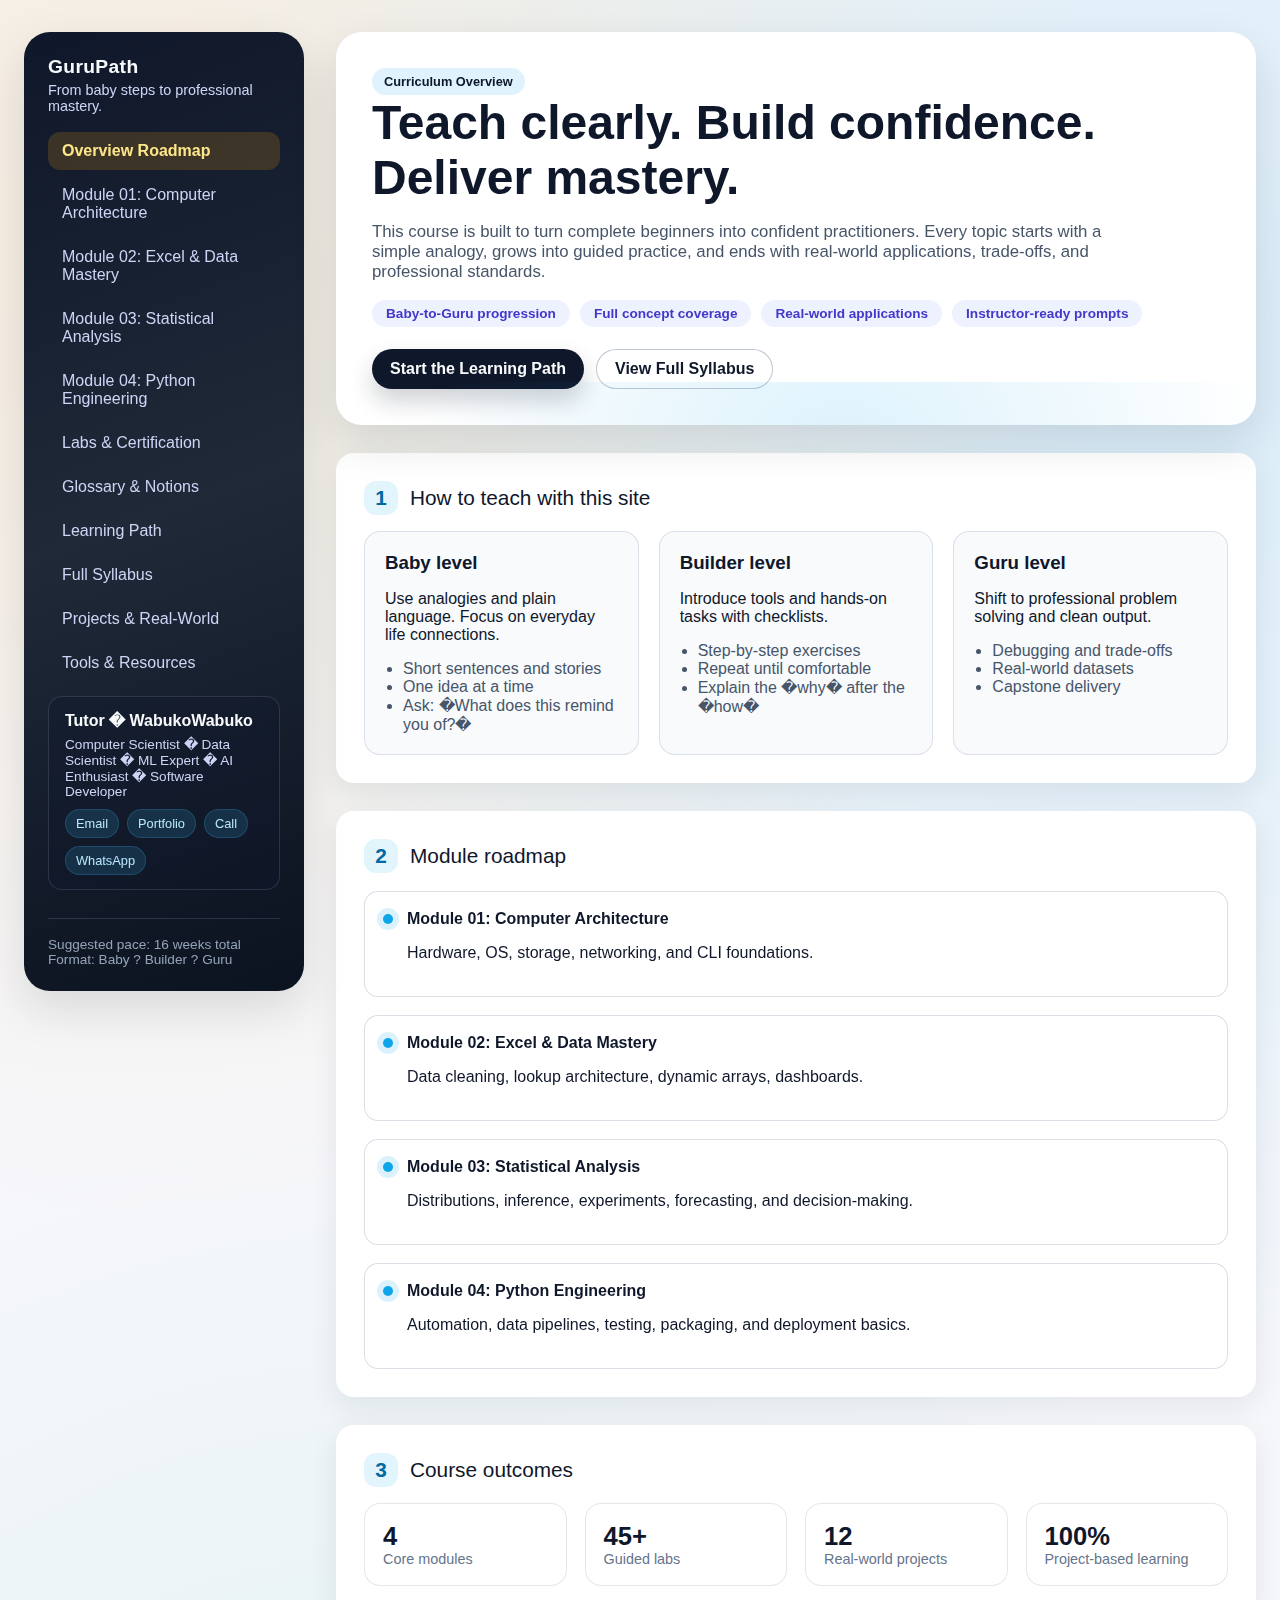
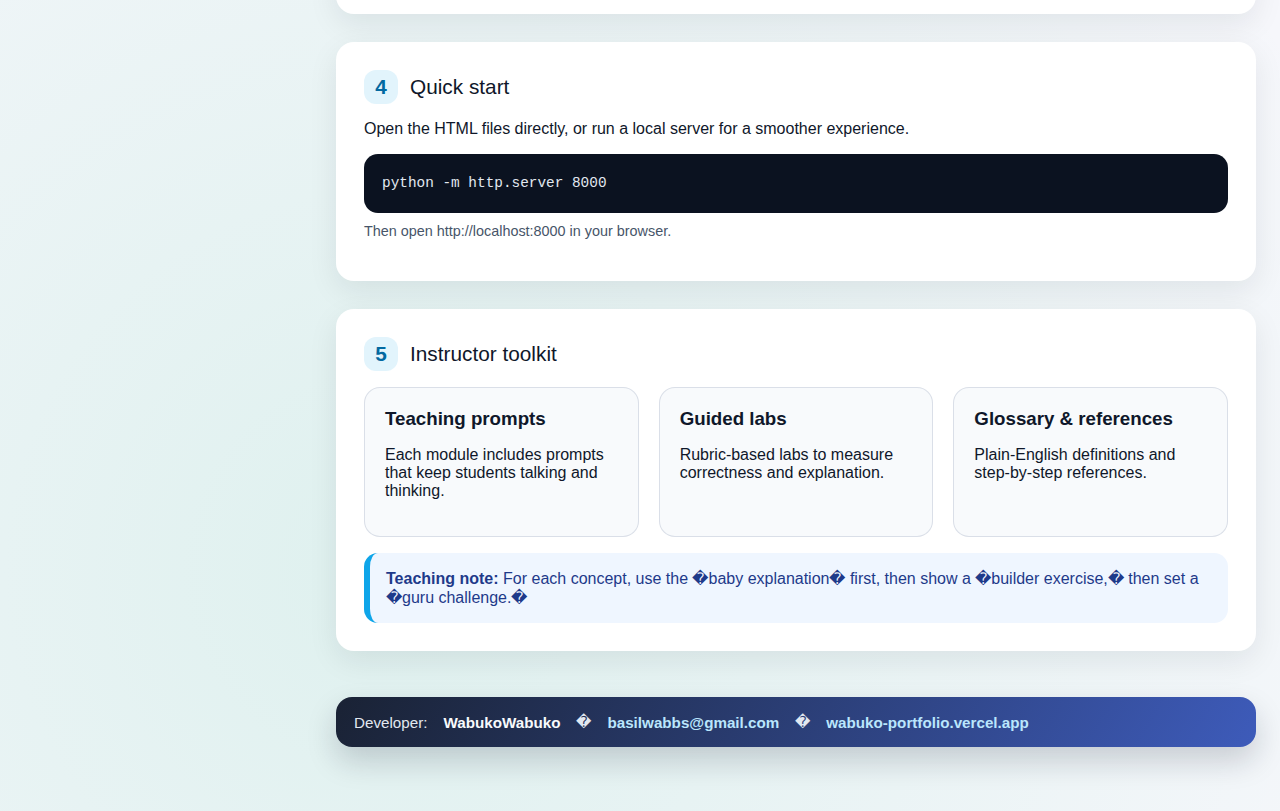
<file: index.html>
<!DOCTYPE html>
<html lang="en">
<head>
  <meta charset="UTF-8">
  <meta name="viewport" content="width=device-width, initial-scale=1">
  <title>GuruPath | Full Spectrum Curriculum</title>
  <link rel="stylesheet" href="styles.css">
</head>
<body>
  <div class="layout">
    <aside class="sidebar">
      <div class="brand">GuruPath</div>
      <div class="tagline">From baby steps to professional mastery.</div>
      <button class="menu-toggle" type="button" aria-label="Toggle menu">? Menu</button>
      <nav class="nav">
        <a class="active" href="index.html">Overview Roadmap</a>
        <a href="basics.html">Module 01: Computer Architecture</a>
        <a href="excel_guru.html">Module 02: Excel & Data Mastery</a>
        <a href="analysis.html">Module 03: Statistical Analysis</a>
        <a href="python.html">Module 04: Python Engineering</a>
        <a href="tasks.html">Labs & Certification</a>
        <a href="glossary.html">Glossary & Notions</a>
        <a href="learning_path.html">Learning Path</a>
        <a href="syllabus.html">Full Syllabus</a>
        <a href="projects.html">Projects & Real-World</a>
        <a href="resources.html">Tools & Resources</a>
      </nav>
            <div class="tutor-card">
        <div class="tutor-title">Tutor � WabukoWabuko</div>
        <div class="tutor-role">Computer Scientist � Data Scientist � ML Expert � AI Enthusiast � Software Developer</div>
        <div class="tutor-links">
          <a href="mailto:basilwabbs@gmail.com">Email</a>
          <a href="https://wabuko-portfolio.vercel.app" target="_blank" rel="noreferrer">Portfolio</a>
          <a href="tel:+254740750403">Call</a>
          <a href="https://wa.me/254740750403" target="_blank" rel="noreferrer">WhatsApp</a>
        </div>
      </div>

      <div class="meta">
        Suggested pace: 16 weeks total<br>
        Format: Baby ? Builder ? Guru
      </div>
    </aside>

    <main class="main">
      <section class="hero reveal">
        <div class="badge">Curriculum Overview</div>
        <h1>Teach clearly. Build confidence. Deliver mastery.</h1>
        <p>
          This course is built to turn complete beginners into confident practitioners.
          Every topic starts with a simple analogy, grows into guided practice, and ends with
          real-world applications, trade-offs, and professional standards.
        </p>
        <div class="pill-group">
          <div class="pill">Baby-to-Guru progression</div>
          <div class="pill">Full concept coverage</div>
          <div class="pill">Real-world applications</div>
          <div class="pill">Instructor-ready prompts</div>
        </div>
        <div class="stack" style="margin-top: 22px;">
          <a class="btn" href="learning_path.html">Start the Learning Path</a>
          <a class="btn secondary" href="syllabus.html">View Full Syllabus</a>
        </div>
      </section>

      <section class="section reveal">
        <div class="section-title"><span>1</span>How to teach with this site</div>
        <div class="grid three">
          <div class="card">
            <h3>Baby level</h3>
            <p>Use analogies and plain language. Focus on everyday life connections.</p>
            <ul class="list">
              <li>Short sentences and stories</li>
              <li>One idea at a time</li>
              <li>Ask: �What does this remind you of?�</li>
            </ul>
          </div>
          <div class="card">
            <h3>Builder level</h3>
            <p>Introduce tools and hands-on tasks with checklists.</p>
            <ul class="list">
              <li>Step-by-step exercises</li>
              <li>Repeat until comfortable</li>
              <li>Explain the �why� after the �how�</li>
            </ul>
          </div>
          <div class="card">
            <h3>Guru level</h3>
            <p>Shift to professional problem solving and clean output.</p>
            <ul class="list">
              <li>Debugging and trade-offs</li>
              <li>Real-world datasets</li>
              <li>Capstone delivery</li>
            </ul>
          </div>
        </div>
      </section>

      <section class="section reveal">
        <div class="section-title"><span>2</span>Module roadmap</div>
        <div class="timeline">
          <div class="timeline-item">
            <strong>Module 01: Computer Architecture</strong>
            <p>Hardware, OS, storage, networking, and CLI foundations.</p>
          </div>
          <div class="timeline-item">
            <strong>Module 02: Excel & Data Mastery</strong>
            <p>Data cleaning, lookup architecture, dynamic arrays, dashboards.</p>
          </div>
          <div class="timeline-item">
            <strong>Module 03: Statistical Analysis</strong>
            <p>Distributions, inference, experiments, forecasting, and decision-making.</p>
          </div>
          <div class="timeline-item">
            <strong>Module 04: Python Engineering</strong>
            <p>Automation, data pipelines, testing, packaging, and deployment basics.</p>
          </div>
        </div>
      </section>

      <section class="section reveal">
        <div class="section-title"><span>3</span>Course outcomes</div>
        <div class="stats">
          <div class="stat">
            <div class="value">4</div>
            <div class="label">Core modules</div>
          </div>
          <div class="stat">
            <div class="value">45+</div>
            <div class="label">Guided labs</div>
          </div>
          <div class="stat">
            <div class="value">12</div>
            <div class="label">Real-world projects</div>
          </div>
          <div class="stat">
            <div class="value">100%</div>
            <div class="label">Project-based learning</div>
          </div>
        </div>
      </section>

      <section class="section reveal">
        <div class="section-title"><span>4</span>Quick start</div>
        <p>Open the HTML files directly, or run a local server for a smoother experience.</p>
        <div class="code-block">python -m http.server 8000</div>
        <p class="footer">Then open http://localhost:8000 in your browser.</p>
      </section>

      <section class="section reveal">
        <div class="section-title"><span>5</span>Instructor toolkit</div>
        <div class="grid three">
          <div class="card">
            <h3>Teaching prompts</h3>
            <p>Each module includes prompts that keep students talking and thinking.</p>
          </div>
          <div class="card">
            <h3>Guided labs</h3>
            <p>Rubric-based labs to measure correctness and explanation.</p>
          </div>
          <div class="card">
            <h3>Glossary & references</h3>
            <p>Plain-English definitions and step-by-step references.</p>
          </div>
        </div>
        <div class="note" style="margin-top: 16px;">
          <strong>Teaching note:</strong> For each concept, use the �baby explanation� first, then show a
          �builder exercise,� then set a �guru challenge.�
        </div>
      </section>

      <footer class="footer developer">
        Developer: <strong>WabukoWabuko</strong> � <a href="mailto:basilwabbs@gmail.com">basilwabbs@gmail.com</a> � <a href="https://wabuko-portfolio.vercel.app" target="_blank" rel="noreferrer">wabuko-portfolio.vercel.app</a>
      </footer>
    </main>
  </div>
  <script>
    const toggle = document.querySelector('.menu-toggle');
    if (toggle) {
      toggle.addEventListener('click', () => {
        document.body.classList.toggle('nav-open');
      });
    }
    document.querySelectorAll('.nav a').forEach(link => {
      link.addEventListener('click', () => {
        document.body.classList.remove('nav-open');
      });
    });
  </script>
</body></html>
</file>
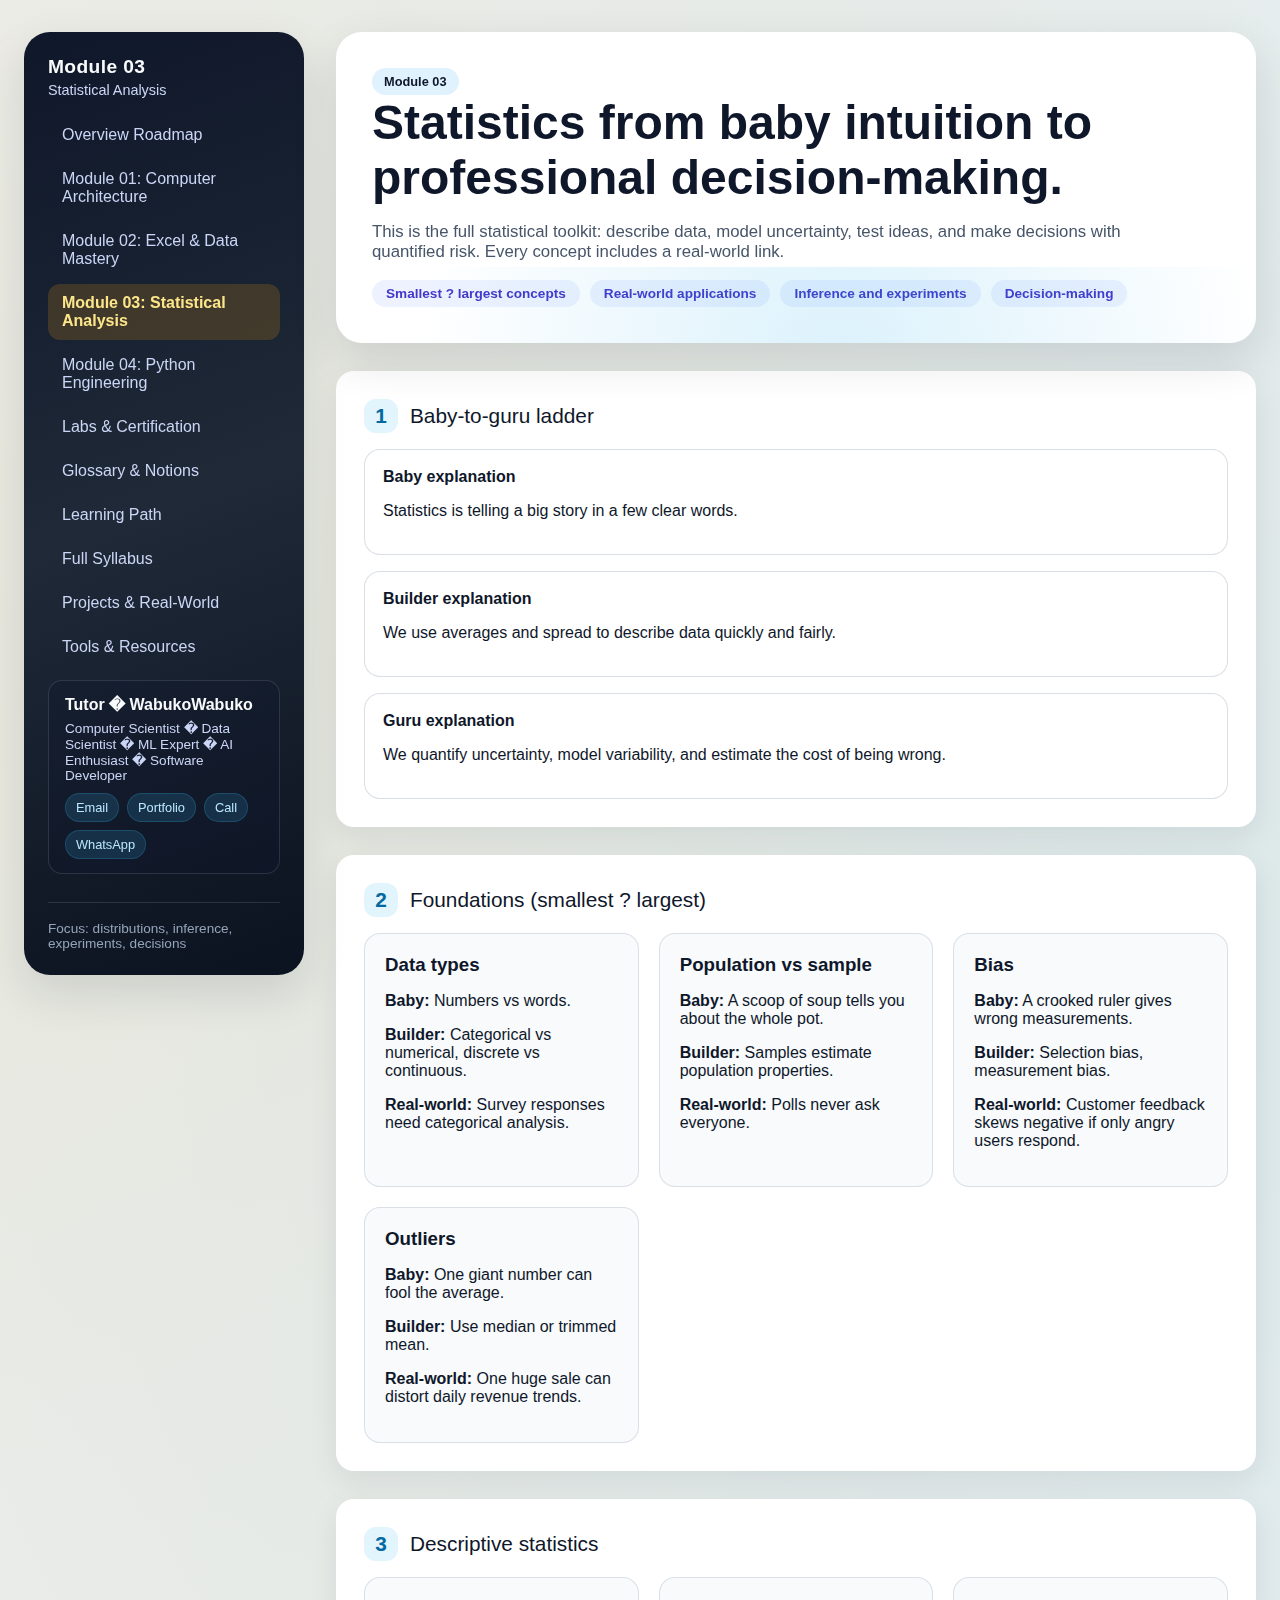
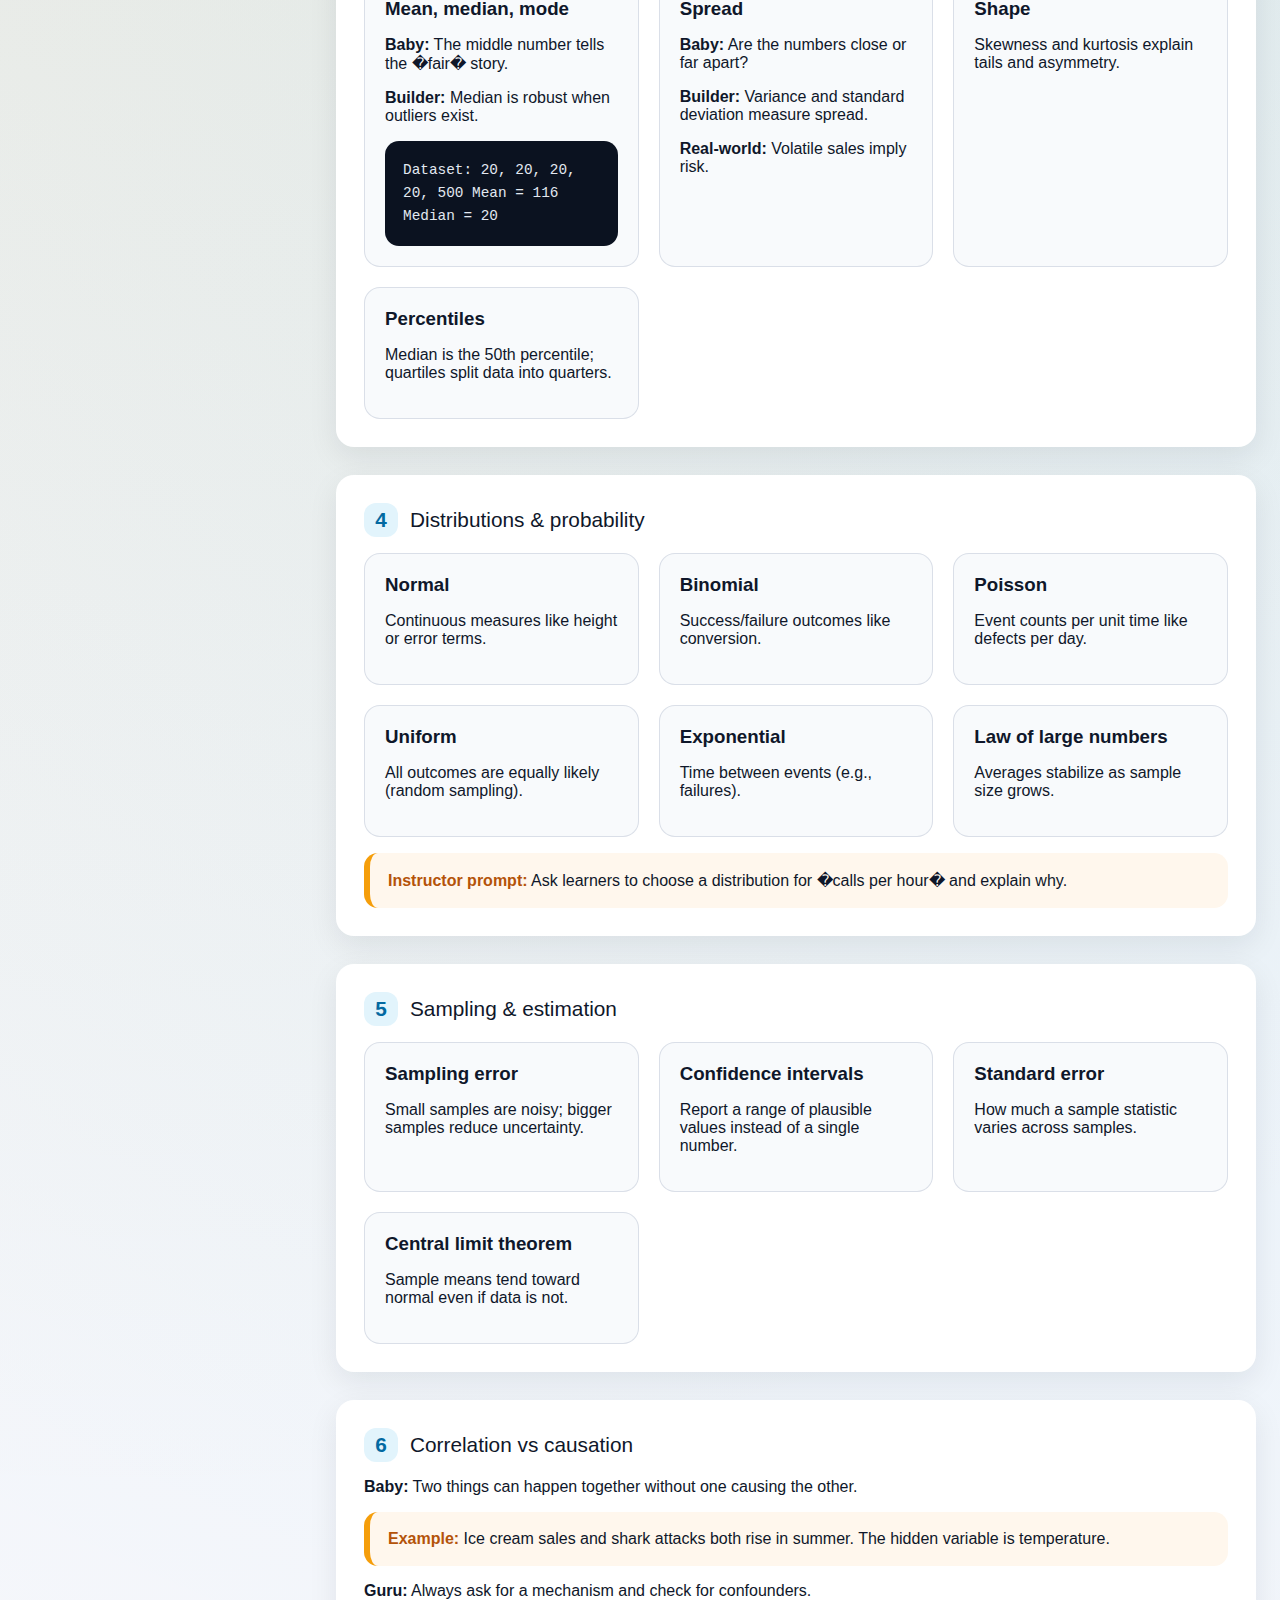
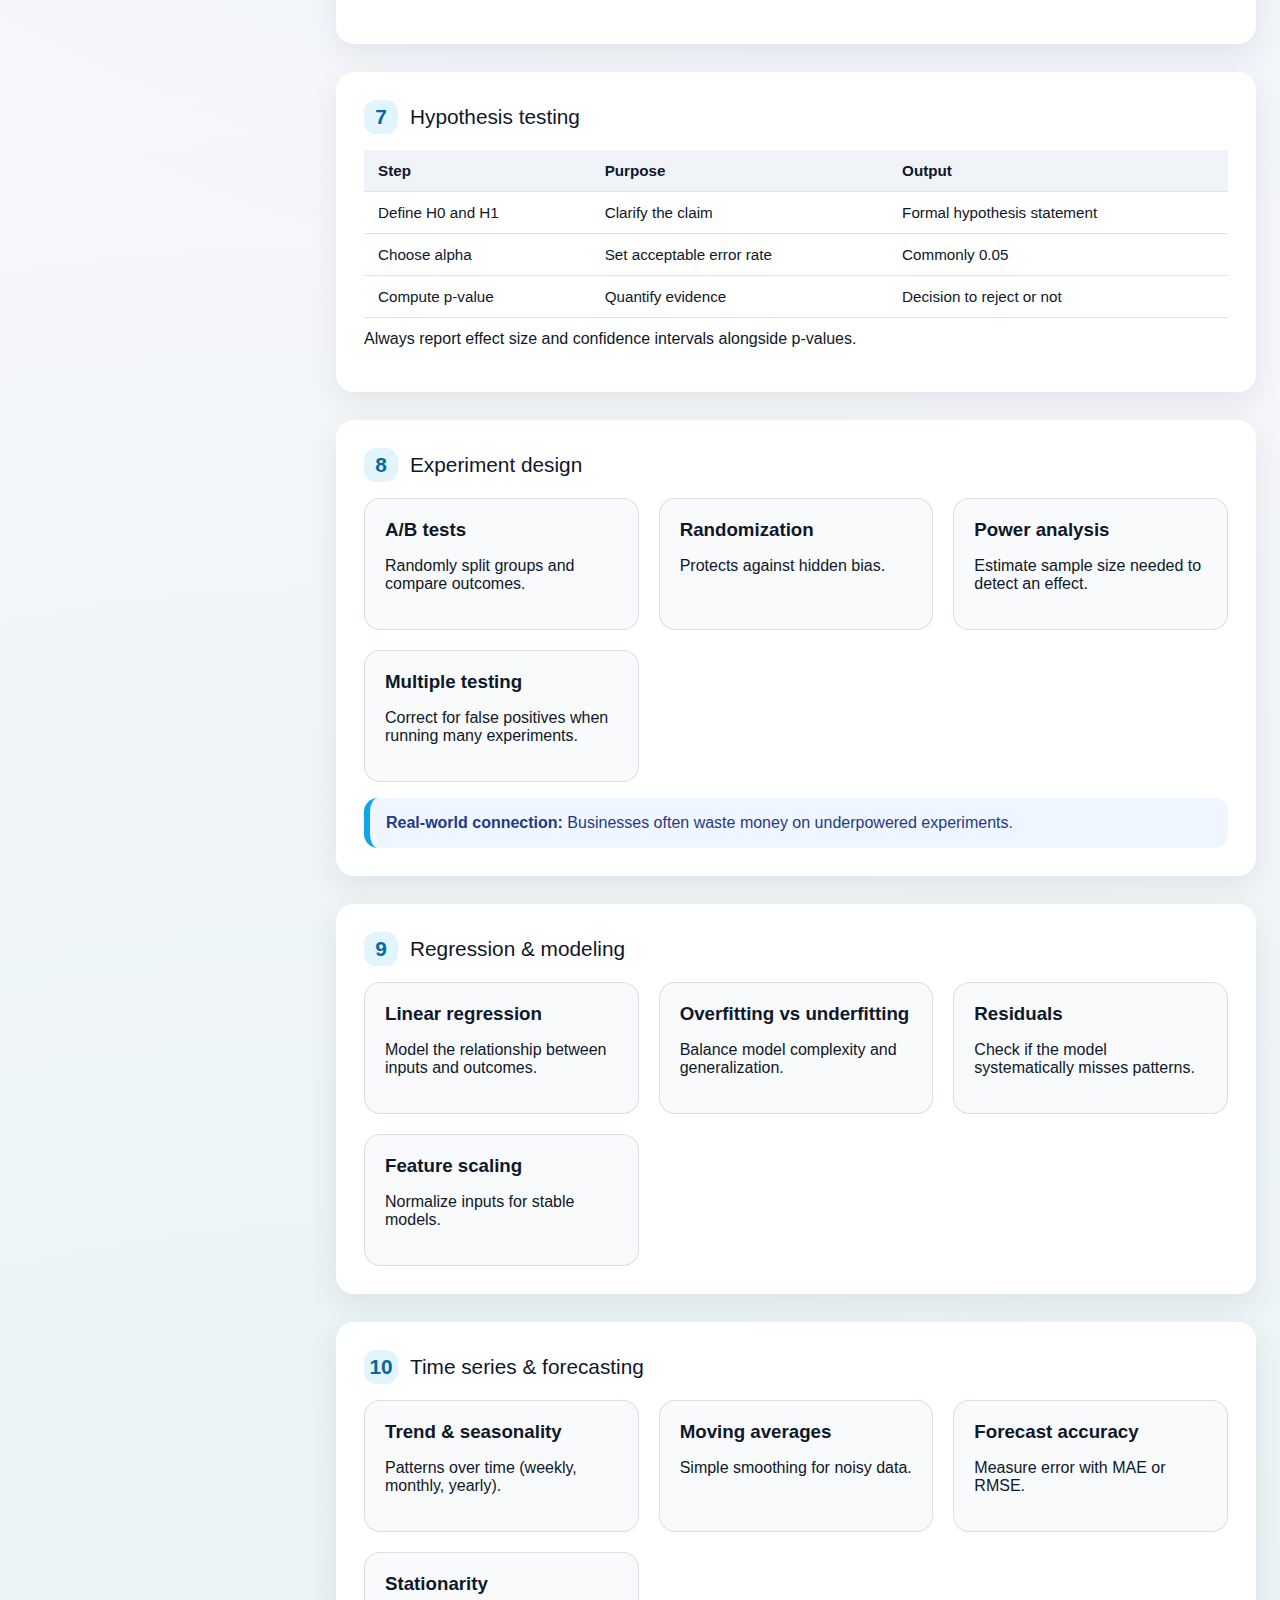
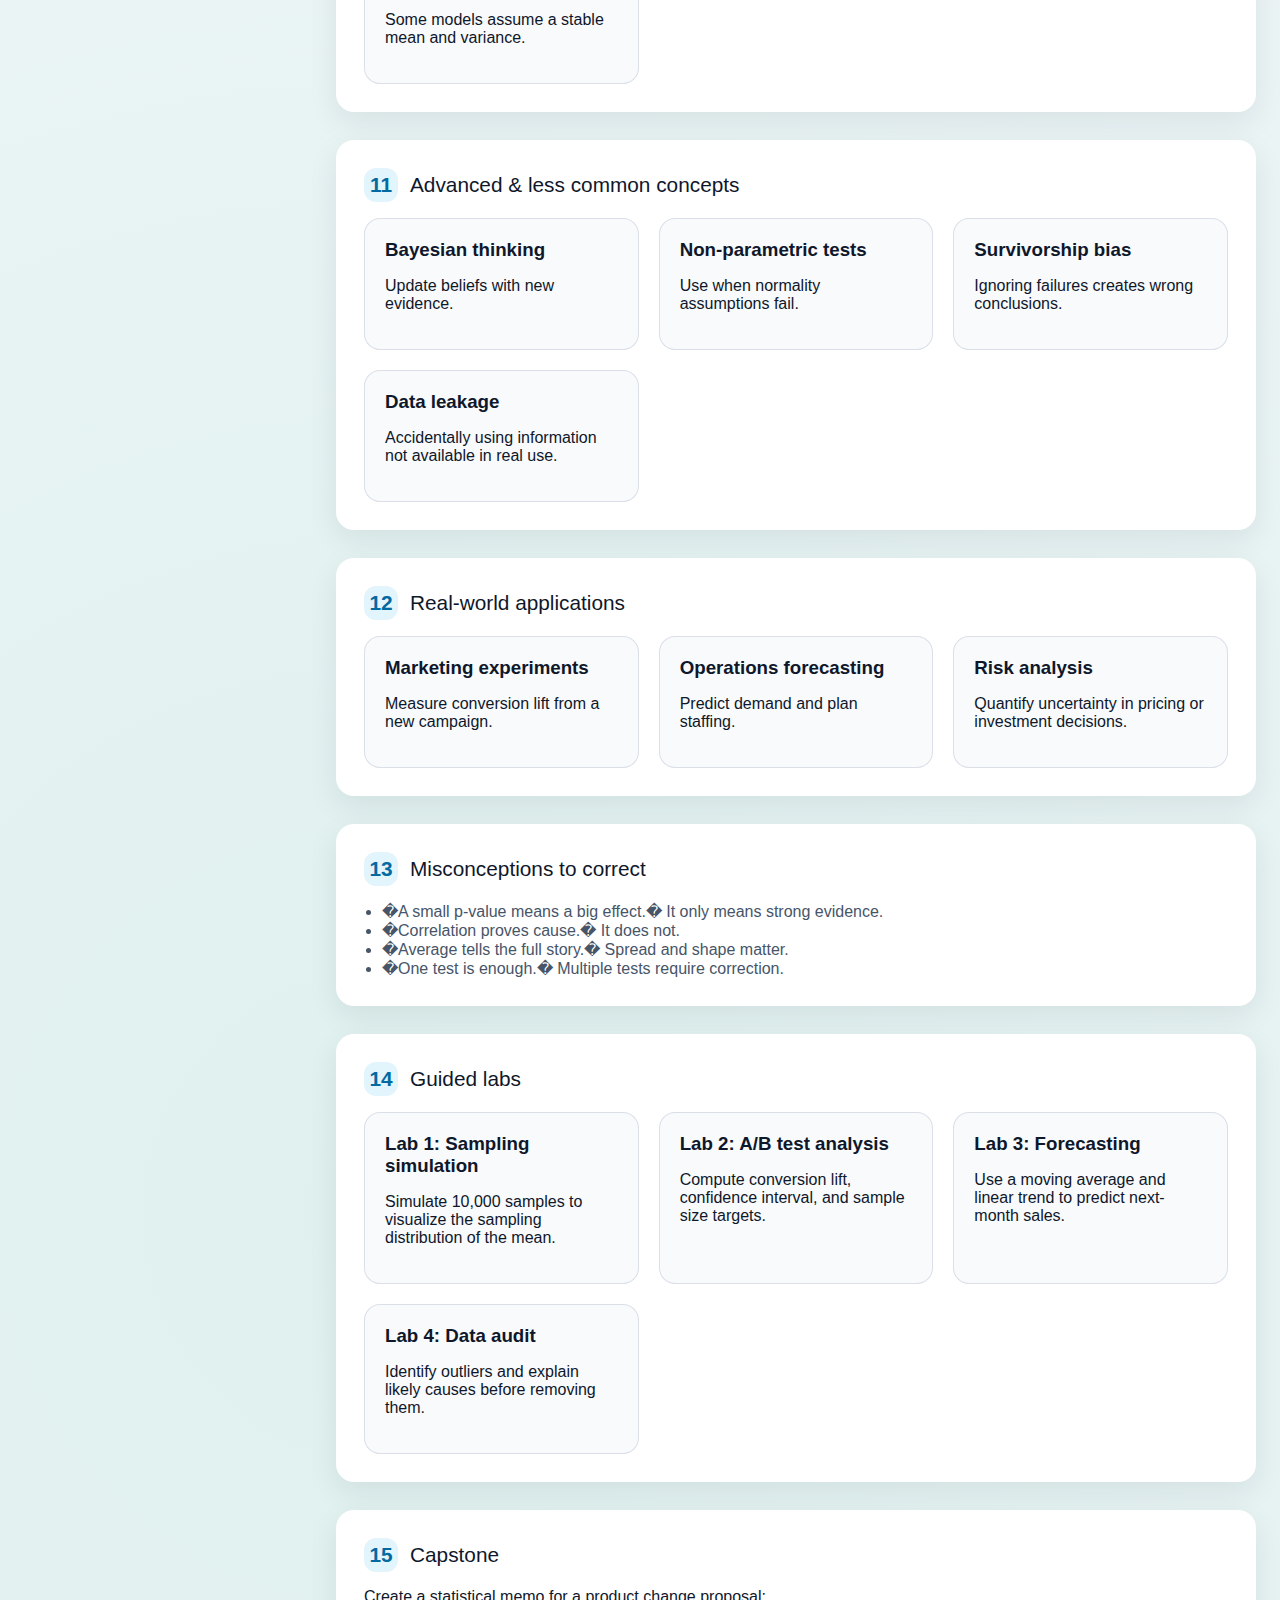
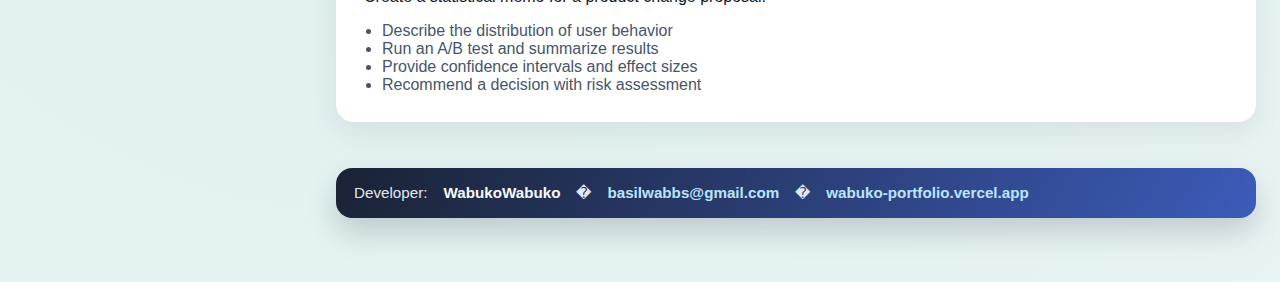
<file: analysis.html>
<!DOCTYPE html>
<html lang="en">
<head>
  <meta charset="UTF-8">
  <meta name="viewport" content="width=device-width, initial-scale=1">
  <title>Module 03: Statistical Analysis</title>
  <link rel="stylesheet" href="styles.css">
</head>
<body>
  <div class="layout">
    <aside class="sidebar">
      <div class="brand">Module 03</div>
      <div class="tagline">Statistical Analysis</div>
      <button class="menu-toggle" type="button" aria-label="Toggle menu">? Menu</button>
      <nav class="nav">
        <a href="index.html">Overview Roadmap</a>
        <a href="basics.html">Module 01: Computer Architecture</a>
        <a href="excel_guru.html">Module 02: Excel & Data Mastery</a>
        <a class="active" href="analysis.html">Module 03: Statistical Analysis</a>
        <a href="python.html">Module 04: Python Engineering</a>
        <a href="tasks.html">Labs & Certification</a>
        <a href="glossary.html">Glossary & Notions</a>
        <a href="learning_path.html">Learning Path</a>
        <a href="syllabus.html">Full Syllabus</a>
        <a href="projects.html">Projects & Real-World</a>
        <a href="resources.html">Tools & Resources</a>
      </nav>
            <div class="tutor-card">
        <div class="tutor-title">Tutor � WabukoWabuko</div>
        <div class="tutor-role">Computer Scientist � Data Scientist � ML Expert � AI Enthusiast � Software Developer</div>
        <div class="tutor-links">
          <a href="mailto:basilwabbs@gmail.com">Email</a>
          <a href="https://wabuko-portfolio.vercel.app" target="_blank" rel="noreferrer">Portfolio</a>
          <a href="tel:+254740750403">Call</a>
          <a href="https://wa.me/254740750403" target="_blank" rel="noreferrer">WhatsApp</a>
        </div>
      </div>

      <div class="meta">Focus: distributions, inference, experiments, decisions</div>
    </aside>

    <main class="main">
      <section class="hero reveal">
        <div class="badge">Module 03</div>
        <h1>Statistics from baby intuition to professional decision-making.</h1>
        <p>
          This is the full statistical toolkit: describe data, model uncertainty, test ideas,
          and make decisions with quantified risk. Every concept includes a real-world link.
        </p>
        <div class="pill-group">
          <div class="pill">Smallest ? largest concepts</div>
          <div class="pill">Real-world applications</div>
          <div class="pill">Inference and experiments</div>
          <div class="pill">Decision-making</div>
        </div>
      </section>

      <section class="section reveal">
        <div class="section-title"><span>1</span>Baby-to-guru ladder</div>
        <div class="levels">
          <div class="level">
            <div class="label">Baby explanation</div>
            <p>Statistics is telling a big story in a few clear words.</p>
          </div>
          <div class="level">
            <div class="label">Builder explanation</div>
            <p>We use averages and spread to describe data quickly and fairly.</p>
          </div>
          <div class="level">
            <div class="label">Guru explanation</div>
            <p>We quantify uncertainty, model variability, and estimate the cost of being wrong.</p>
          </div>
        </div>
      </section>

      <section class="section reveal">
        <div class="section-title"><span>2</span>Foundations (smallest ? largest)</div>
        <div class="grid two">
          <div class="card">
            <h3>Data types</h3>
            <p><strong>Baby:</strong> Numbers vs words.</p>
            <p><strong>Builder:</strong> Categorical vs numerical, discrete vs continuous.</p>
            <p><strong>Real-world:</strong> Survey responses need categorical analysis.</p>
          </div>
          <div class="card">
            <h3>Population vs sample</h3>
            <p><strong>Baby:</strong> A scoop of soup tells you about the whole pot.</p>
            <p><strong>Builder:</strong> Samples estimate population properties.</p>
            <p><strong>Real-world:</strong> Polls never ask everyone.</p>
          </div>
          <div class="card">
            <h3>Bias</h3>
            <p><strong>Baby:</strong> A crooked ruler gives wrong measurements.</p>
            <p><strong>Builder:</strong> Selection bias, measurement bias.</p>
            <p><strong>Real-world:</strong> Customer feedback skews negative if only angry users respond.</p>
          </div>
          <div class="card">
            <h3>Outliers</h3>
            <p><strong>Baby:</strong> One giant number can fool the average.</p>
            <p><strong>Builder:</strong> Use median or trimmed mean.</p>
            <p><strong>Real-world:</strong> One huge sale can distort daily revenue trends.</p>
          </div>
        </div>
      </section>

      <section class="section reveal">
        <div class="section-title"><span>3</span>Descriptive statistics</div>
        <div class="grid two">
          <div class="card">
            <h3>Mean, median, mode</h3>
            <p><strong>Baby:</strong> The middle number tells the �fair� story.</p>
            <p><strong>Builder:</strong> Median is robust when outliers exist.</p>
            <div class="code-block">Dataset: 20, 20, 20, 20, 500
Mean = 116
Median = 20</div>
          </div>
          <div class="card">
            <h3>Spread</h3>
            <p><strong>Baby:</strong> Are the numbers close or far apart?</p>
            <p><strong>Builder:</strong> Variance and standard deviation measure spread.</p>
            <p><strong>Real-world:</strong> Volatile sales imply risk.</p>
          </div>
          <div class="card">
            <h3>Shape</h3>
            <p>Skewness and kurtosis explain tails and asymmetry.</p>
          </div>
          <div class="card">
            <h3>Percentiles</h3>
            <p>Median is the 50th percentile; quartiles split data into quarters.</p>
          </div>
        </div>
      </section>

      <section class="section reveal">
        <div class="section-title"><span>4</span>Distributions & probability</div>
        <div class="grid three">
          <div class="card">
            <h3>Normal</h3>
            <p>Continuous measures like height or error terms.</p>
          </div>
          <div class="card">
            <h3>Binomial</h3>
            <p>Success/failure outcomes like conversion.</p>
          </div>
          <div class="card">
            <h3>Poisson</h3>
            <p>Event counts per unit time like defects per day.</p>
          </div>
          <div class="card">
            <h3>Uniform</h3>
            <p>All outcomes are equally likely (random sampling).</p>
          </div>
          <div class="card">
            <h3>Exponential</h3>
            <p>Time between events (e.g., failures).</p>
          </div>
          <div class="card">
            <h3>Law of large numbers</h3>
            <p>Averages stabilize as sample size grows.</p>
          </div>
        </div>
        <div class="callout" style="margin-top: 16px;">
          <strong>Instructor prompt:</strong> Ask learners to choose a distribution for �calls per hour� and explain why.
        </div>
      </section>

      <section class="section reveal">
        <div class="section-title"><span>5</span>Sampling & estimation</div>
        <div class="grid two">
          <div class="card">
            <h3>Sampling error</h3>
            <p>Small samples are noisy; bigger samples reduce uncertainty.</p>
          </div>
          <div class="card">
            <h3>Confidence intervals</h3>
            <p>Report a range of plausible values instead of a single number.</p>
          </div>
          <div class="card">
            <h3>Standard error</h3>
            <p>How much a sample statistic varies across samples.</p>
          </div>
          <div class="card">
            <h3>Central limit theorem</h3>
            <p>Sample means tend toward normal even if data is not.</p>
          </div>
        </div>
      </section>

      <section class="section reveal">
        <div class="section-title"><span>6</span>Correlation vs causation</div>
        <p><strong>Baby:</strong> Two things can happen together without one causing the other.</p>
        <div class="callout">
          <strong>Example:</strong> Ice cream sales and shark attacks both rise in summer.
          The hidden variable is temperature.
        </div>
        <p><strong>Guru:</strong> Always ask for a mechanism and check for confounders.</p>
      </section>

      <section class="section reveal">
        <div class="section-title"><span>7</span>Hypothesis testing</div>
        <table class="table">
          <thead>
            <tr>
              <th>Step</th>
              <th>Purpose</th>
              <th>Output</th>
            </tr>
          </thead>
          <tbody>
            <tr>
              <td>Define H0 and H1</td>
              <td>Clarify the claim</td>
              <td>Formal hypothesis statement</td>
            </tr>
            <tr>
              <td>Choose alpha</td>
              <td>Set acceptable error rate</td>
              <td>Commonly 0.05</td>
            </tr>
            <tr>
              <td>Compute p-value</td>
              <td>Quantify evidence</td>
              <td>Decision to reject or not</td>
            </tr>
          </tbody>
        </table>
        <p style="margin-top: 12px;">Always report effect size and confidence intervals alongside p-values.</p>
      </section>

      <section class="section reveal">
        <div class="section-title"><span>8</span>Experiment design</div>
        <div class="grid two">
          <div class="card">
            <h3>A/B tests</h3>
            <p>Randomly split groups and compare outcomes.</p>
          </div>
          <div class="card">
            <h3>Randomization</h3>
            <p>Protects against hidden bias.</p>
          </div>
          <div class="card">
            <h3>Power analysis</h3>
            <p>Estimate sample size needed to detect an effect.</p>
          </div>
          <div class="card">
            <h3>Multiple testing</h3>
            <p>Correct for false positives when running many experiments.</p>
          </div>
        </div>
        <div class="note" style="margin-top: 16px;">
          <strong>Real-world connection:</strong> Businesses often waste money on underpowered experiments.
        </div>
      </section>

      <section class="section reveal">
        <div class="section-title"><span>9</span>Regression & modeling</div>
        <div class="grid two">
          <div class="card">
            <h3>Linear regression</h3>
            <p>Model the relationship between inputs and outcomes.</p>
          </div>
          <div class="card">
            <h3>Overfitting vs underfitting</h3>
            <p>Balance model complexity and generalization.</p>
          </div>
          <div class="card">
            <h3>Residuals</h3>
            <p>Check if the model systematically misses patterns.</p>
          </div>
          <div class="card">
            <h3>Feature scaling</h3>
            <p>Normalize inputs for stable models.</p>
          </div>
        </div>
      </section>

      <section class="section reveal">
        <div class="section-title"><span>10</span>Time series & forecasting</div>
        <div class="grid two">
          <div class="card">
            <h3>Trend & seasonality</h3>
            <p>Patterns over time (weekly, monthly, yearly).</p>
          </div>
          <div class="card">
            <h3>Moving averages</h3>
            <p>Simple smoothing for noisy data.</p>
          </div>
          <div class="card">
            <h3>Forecast accuracy</h3>
            <p>Measure error with MAE or RMSE.</p>
          </div>
          <div class="card">
            <h3>Stationarity</h3>
            <p>Some models assume a stable mean and variance.</p>
          </div>
        </div>
      </section>

      <section class="section reveal">
        <div class="section-title"><span>11</span>Advanced & less common concepts</div>
        <div class="grid two">
          <div class="card">
            <h3>Bayesian thinking</h3>
            <p>Update beliefs with new evidence.</p>
          </div>
          <div class="card">
            <h3>Non-parametric tests</h3>
            <p>Use when normality assumptions fail.</p>
          </div>
          <div class="card">
            <h3>Survivorship bias</h3>
            <p>Ignoring failures creates wrong conclusions.</p>
          </div>
          <div class="card">
            <h3>Data leakage</h3>
            <p>Accidentally using information not available in real use.</p>
          </div>
        </div>
      </section>

      <section class="section reveal">
        <div class="section-title"><span>12</span>Real-world applications</div>
        <div class="grid three">
          <div class="card">
            <h3>Marketing experiments</h3>
            <p>Measure conversion lift from a new campaign.</p>
          </div>
          <div class="card">
            <h3>Operations forecasting</h3>
            <p>Predict demand and plan staffing.</p>
          </div>
          <div class="card">
            <h3>Risk analysis</h3>
            <p>Quantify uncertainty in pricing or investment decisions.</p>
          </div>
        </div>
      </section>

      <section class="section reveal">
        <div class="section-title"><span>13</span>Misconceptions to correct</div>
        <ul class="list">
          <li>�A small p-value means a big effect.� It only means strong evidence.</li>
          <li>�Correlation proves cause.� It does not.</li>
          <li>�Average tells the full story.� Spread and shape matter.</li>
          <li>�One test is enough.� Multiple tests require correction.</li>
        </ul>
      </section>

      <section class="section reveal">
        <div class="section-title"><span>14</span>Guided labs</div>
        <div class="grid two">
          <div class="card">
            <h3>Lab 1: Sampling simulation</h3>
            <p>Simulate 10,000 samples to visualize the sampling distribution of the mean.</p>
          </div>
          <div class="card">
            <h3>Lab 2: A/B test analysis</h3>
            <p>Compute conversion lift, confidence interval, and sample size targets.</p>
          </div>
          <div class="card">
            <h3>Lab 3: Forecasting</h3>
            <p>Use a moving average and linear trend to predict next-month sales.</p>
          </div>
          <div class="card">
            <h3>Lab 4: Data audit</h3>
            <p>Identify outliers and explain likely causes before removing them.</p>
          </div>
        </div>
      </section>

      <section class="section reveal">
        <div class="section-title"><span>15</span>Capstone</div>
        <p>Create a statistical memo for a product change proposal:</p>
        <ul class="list">
          <li>Describe the distribution of user behavior</li>
          <li>Run an A/B test and summarize results</li>
          <li>Provide confidence intervals and effect sizes</li>
          <li>Recommend a decision with risk assessment</li>
        </ul>
      </section>

      <footer class="footer developer">
        Developer: <strong>WabukoWabuko</strong> � <a href="mailto:basilwabbs@gmail.com">basilwabbs@gmail.com</a> � <a href="https://wabuko-portfolio.vercel.app" target="_blank" rel="noreferrer">wabuko-portfolio.vercel.app</a>
      </footer>
    </main>
  </div>
  <script>
    const toggle = document.querySelector('.menu-toggle');
    if (toggle) {
      toggle.addEventListener('click', () => {
        document.body.classList.toggle('nav-open');
      });
    }
    document.querySelectorAll('.nav a').forEach(link => {
      link.addEventListener('click', () => {
        document.body.classList.remove('nav-open');
      });
    });
  </script>
</body></html>
</file>
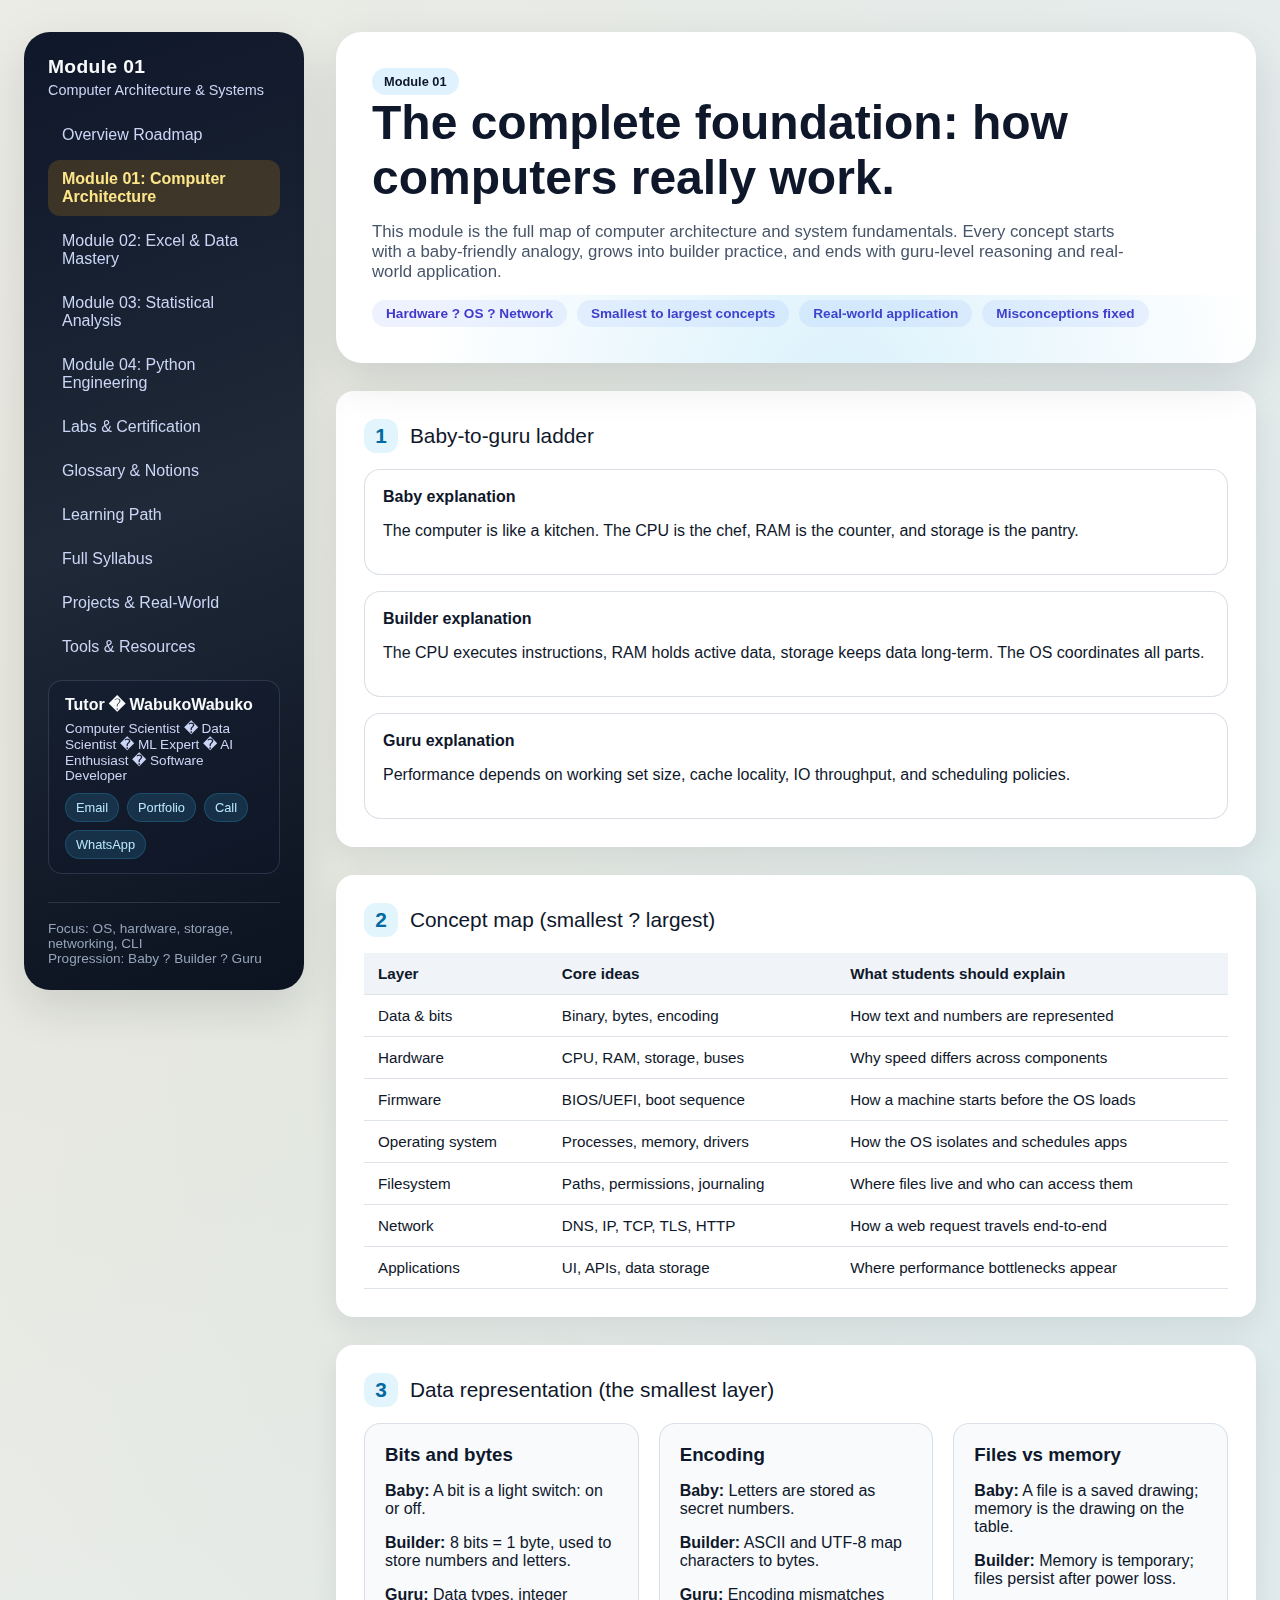
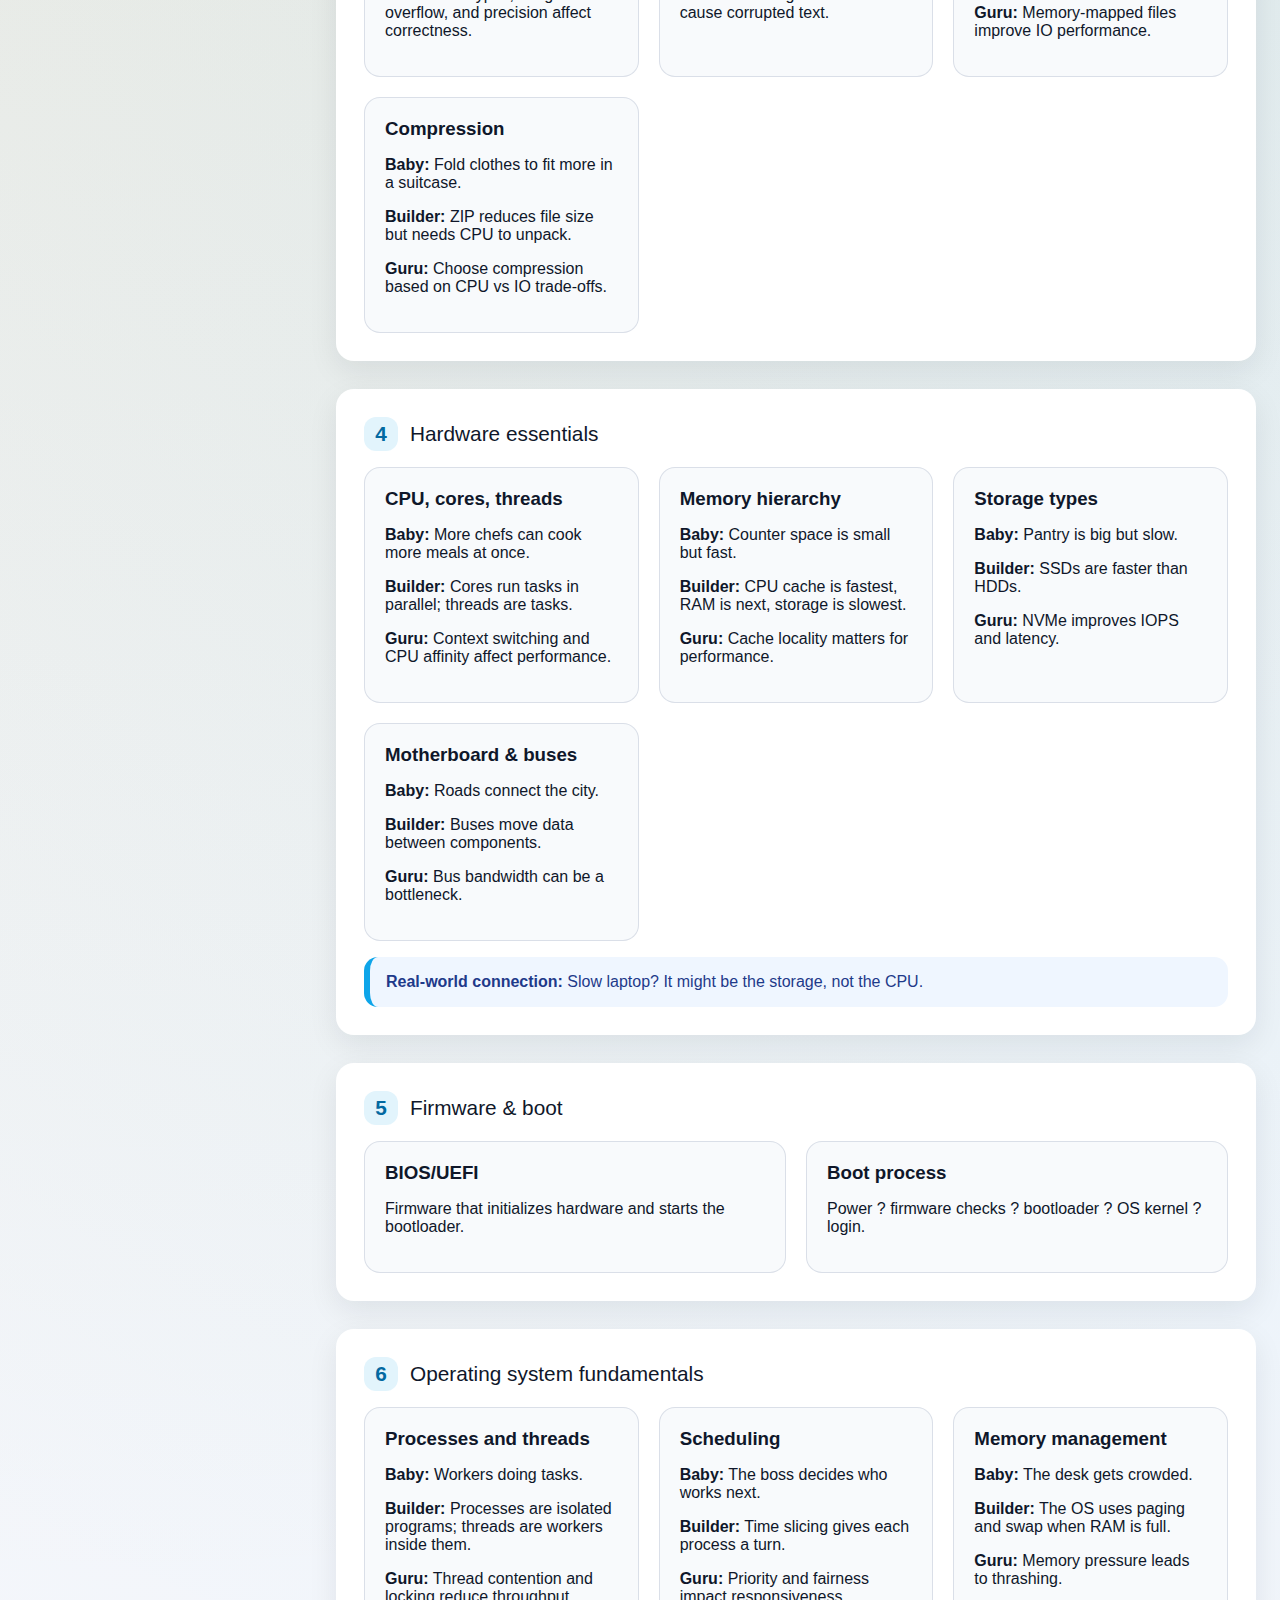
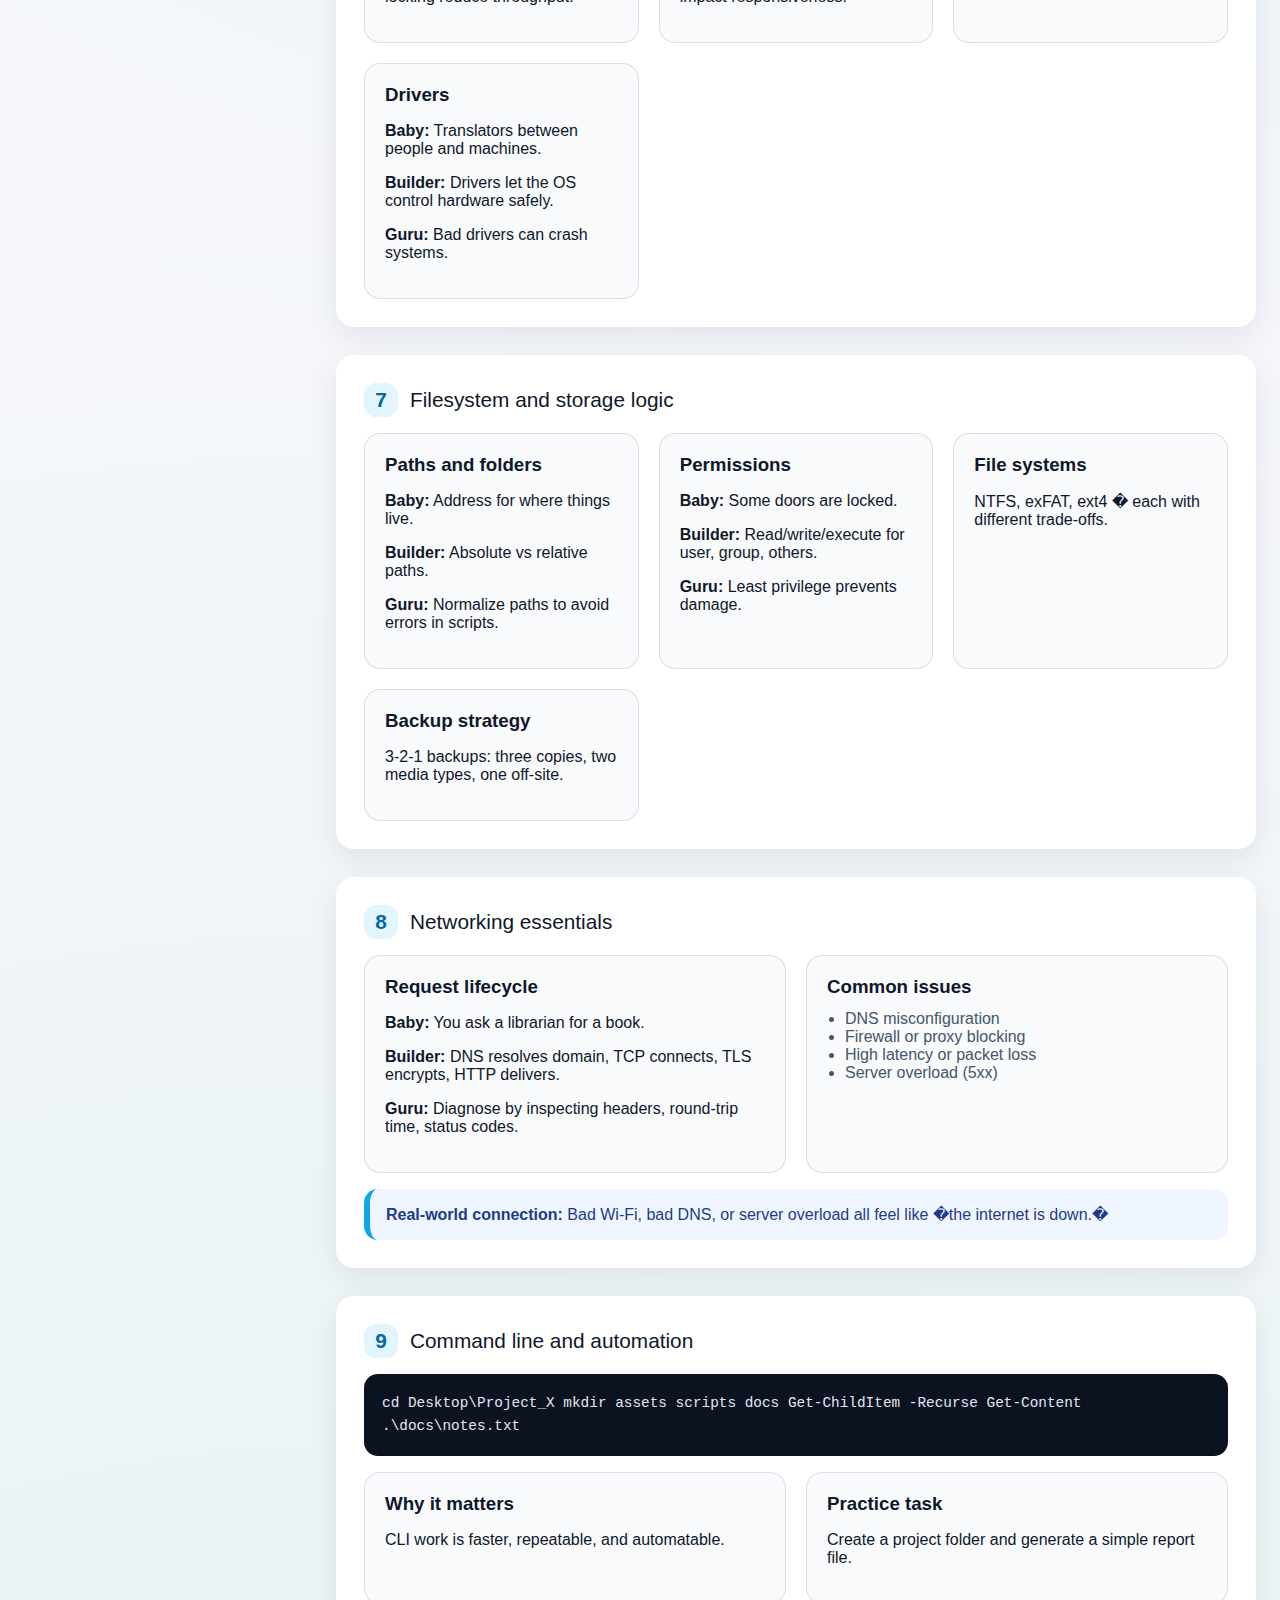
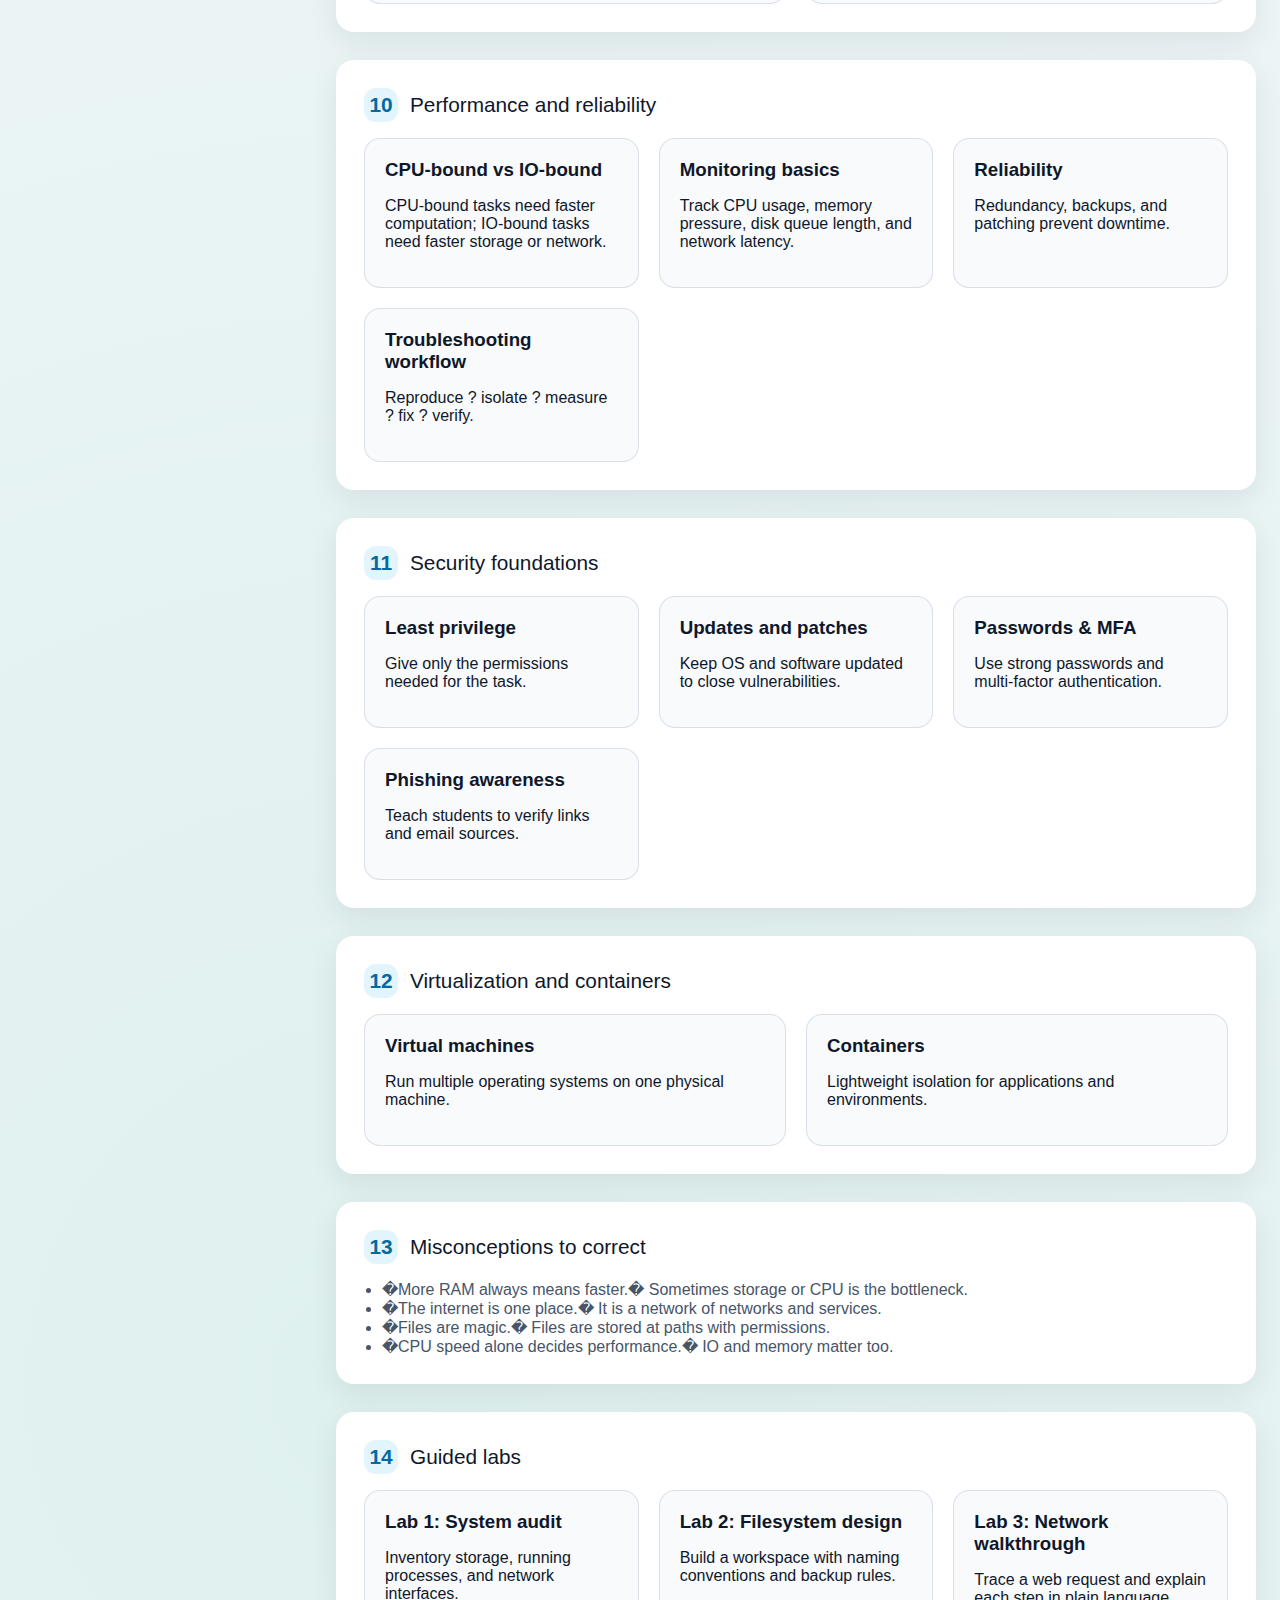
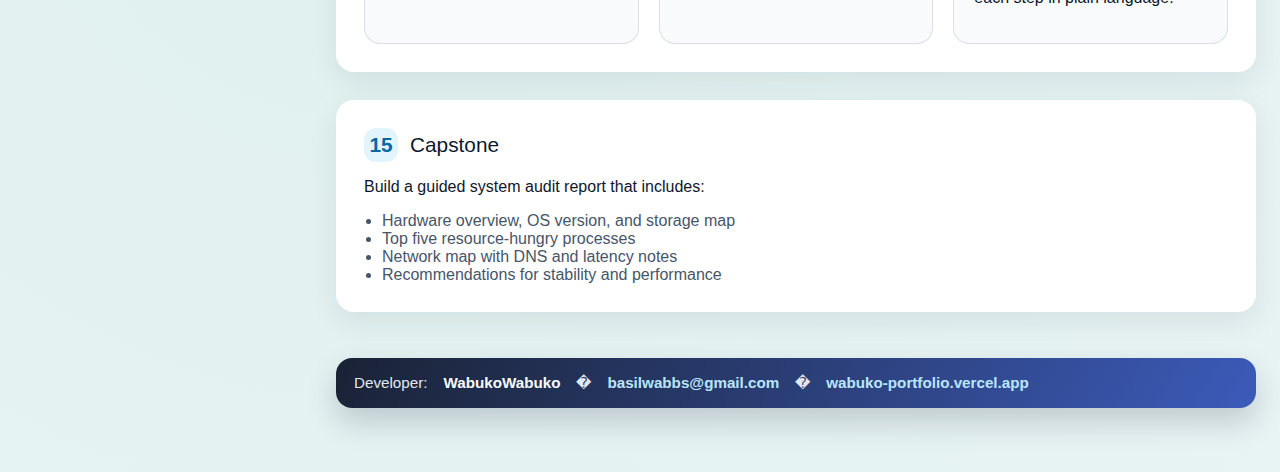
<file: basics.html>
<!DOCTYPE html>
<html lang="en">
<head>
  <meta charset="UTF-8">
  <meta name="viewport" content="width=device-width, initial-scale=1">
  <title>Module 01: Computer Architecture & Systems</title>
  <link rel="stylesheet" href="styles.css">
</head>
<body>
  <div class="layout">
    <aside class="sidebar">
      <div class="brand">Module 01</div>
      <div class="tagline">Computer Architecture & Systems</div>
      <button class="menu-toggle" type="button" aria-label="Toggle menu">? Menu</button>
      <nav class="nav">
        <a href="index.html">Overview Roadmap</a>
        <a class="active" href="basics.html">Module 01: Computer Architecture</a>
        <a href="excel_guru.html">Module 02: Excel & Data Mastery</a>
        <a href="analysis.html">Module 03: Statistical Analysis</a>
        <a href="python.html">Module 04: Python Engineering</a>
        <a href="tasks.html">Labs & Certification</a>
        <a href="glossary.html">Glossary & Notions</a>
        <a href="learning_path.html">Learning Path</a>
        <a href="syllabus.html">Full Syllabus</a>
        <a href="projects.html">Projects & Real-World</a>
        <a href="resources.html">Tools & Resources</a>
      </nav>
            <div class="tutor-card">
        <div class="tutor-title">Tutor � WabukoWabuko</div>
        <div class="tutor-role">Computer Scientist � Data Scientist � ML Expert � AI Enthusiast � Software Developer</div>
        <div class="tutor-links">
          <a href="mailto:basilwabbs@gmail.com">Email</a>
          <a href="https://wabuko-portfolio.vercel.app" target="_blank" rel="noreferrer">Portfolio</a>
          <a href="tel:+254740750403">Call</a>
          <a href="https://wa.me/254740750403" target="_blank" rel="noreferrer">WhatsApp</a>
        </div>
      </div>

      <div class="meta">
        Focus: OS, hardware, storage, networking, CLI<br>
        Progression: Baby ? Builder ? Guru
      </div>
    </aside>

    <main class="main">
      <section class="hero reveal">
        <div class="badge">Module 01</div>
        <h1>The complete foundation: how computers really work.</h1>
        <p>
          This module is the full map of computer architecture and system fundamentals.
          Every concept starts with a baby-friendly analogy, grows into builder practice,
          and ends with guru-level reasoning and real-world application.
        </p>
        <div class="pill-group">
          <div class="pill">Hardware ? OS ? Network</div>
          <div class="pill">Smallest to largest concepts</div>
          <div class="pill">Real-world application</div>
          <div class="pill">Misconceptions fixed</div>
        </div>
      </section>

      <section class="section reveal">
        <div class="section-title"><span>1</span>Baby-to-guru ladder</div>
        <div class="levels">
          <div class="level">
            <div class="label">Baby explanation</div>
            <p>The computer is like a kitchen. The CPU is the chef, RAM is the counter, and storage is the pantry.</p>
          </div>
          <div class="level">
            <div class="label">Builder explanation</div>
            <p>The CPU executes instructions, RAM holds active data, storage keeps data long-term. The OS coordinates all parts.</p>
          </div>
          <div class="level">
            <div class="label">Guru explanation</div>
            <p>Performance depends on working set size, cache locality, IO throughput, and scheduling policies.</p>
          </div>
        </div>
      </section>

      <section class="section reveal">
        <div class="section-title"><span>2</span>Concept map (smallest ? largest)</div>
        <table class="table">
          <thead>
            <tr>
              <th>Layer</th>
              <th>Core ideas</th>
              <th>What students should explain</th>
            </tr>
          </thead>
          <tbody>
            <tr>
              <td>Data & bits</td>
              <td>Binary, bytes, encoding</td>
              <td>How text and numbers are represented</td>
            </tr>
            <tr>
              <td>Hardware</td>
              <td>CPU, RAM, storage, buses</td>
              <td>Why speed differs across components</td>
            </tr>
            <tr>
              <td>Firmware</td>
              <td>BIOS/UEFI, boot sequence</td>
              <td>How a machine starts before the OS loads</td>
            </tr>
            <tr>
              <td>Operating system</td>
              <td>Processes, memory, drivers</td>
              <td>How the OS isolates and schedules apps</td>
            </tr>
            <tr>
              <td>Filesystem</td>
              <td>Paths, permissions, journaling</td>
              <td>Where files live and who can access them</td>
            </tr>
            <tr>
              <td>Network</td>
              <td>DNS, IP, TCP, TLS, HTTP</td>
              <td>How a web request travels end-to-end</td>
            </tr>
            <tr>
              <td>Applications</td>
              <td>UI, APIs, data storage</td>
              <td>Where performance bottlenecks appear</td>
            </tr>
          </tbody>
        </table>
      </section>

      <section class="section reveal">
        <div class="section-title"><span>3</span>Data representation (the smallest layer)</div>
        <div class="grid two">
          <div class="card">
            <h3>Bits and bytes</h3>
            <p><strong>Baby:</strong> A bit is a light switch: on or off.</p>
            <p><strong>Builder:</strong> 8 bits = 1 byte, used to store numbers and letters.</p>
            <p><strong>Guru:</strong> Data types, integer overflow, and precision affect correctness.</p>
          </div>
          <div class="card">
            <h3>Encoding</h3>
            <p><strong>Baby:</strong> Letters are stored as secret numbers.</p>
            <p><strong>Builder:</strong> ASCII and UTF-8 map characters to bytes.</p>
            <p><strong>Guru:</strong> Encoding mismatches cause corrupted text.</p>
          </div>
          <div class="card">
            <h3>Files vs memory</h3>
            <p><strong>Baby:</strong> A file is a saved drawing; memory is the drawing on the table.</p>
            <p><strong>Builder:</strong> Memory is temporary; files persist after power loss.</p>
            <p><strong>Guru:</strong> Memory-mapped files improve IO performance.</p>
          </div>
          <div class="card">
            <h3>Compression</h3>
            <p><strong>Baby:</strong> Fold clothes to fit more in a suitcase.</p>
            <p><strong>Builder:</strong> ZIP reduces file size but needs CPU to unpack.</p>
            <p><strong>Guru:</strong> Choose compression based on CPU vs IO trade-offs.</p>
          </div>
        </div>
      </section>

      <section class="section reveal">
        <div class="section-title"><span>4</span>Hardware essentials</div>
        <div class="grid two">
          <div class="card">
            <h3>CPU, cores, threads</h3>
            <p><strong>Baby:</strong> More chefs can cook more meals at once.</p>
            <p><strong>Builder:</strong> Cores run tasks in parallel; threads are tasks.</p>
            <p><strong>Guru:</strong> Context switching and CPU affinity affect performance.</p>
          </div>
          <div class="card">
            <h3>Memory hierarchy</h3>
            <p><strong>Baby:</strong> Counter space is small but fast.</p>
            <p><strong>Builder:</strong> CPU cache is fastest, RAM is next, storage is slowest.</p>
            <p><strong>Guru:</strong> Cache locality matters for performance.</p>
          </div>
          <div class="card">
            <h3>Storage types</h3>
            <p><strong>Baby:</strong> Pantry is big but slow.</p>
            <p><strong>Builder:</strong> SSDs are faster than HDDs.</p>
            <p><strong>Guru:</strong> NVMe improves IOPS and latency.</p>
          </div>
          <div class="card">
            <h3>Motherboard & buses</h3>
            <p><strong>Baby:</strong> Roads connect the city.</p>
            <p><strong>Builder:</strong> Buses move data between components.</p>
            <p><strong>Guru:</strong> Bus bandwidth can be a bottleneck.</p>
          </div>
        </div>
        <div class="note" style="margin-top: 16px;">
          <strong>Real-world connection:</strong> Slow laptop? It might be the storage, not the CPU.
        </div>
      </section>

      <section class="section reveal">
        <div class="section-title"><span>5</span>Firmware & boot</div>
        <div class="grid two">
          <div class="card">
            <h3>BIOS/UEFI</h3>
            <p>Firmware that initializes hardware and starts the bootloader.</p>
          </div>
          <div class="card">
            <h3>Boot process</h3>
            <p>Power ? firmware checks ? bootloader ? OS kernel ? login.</p>
          </div>
        </div>
      </section>

      <section class="section reveal">
        <div class="section-title"><span>6</span>Operating system fundamentals</div>
        <div class="grid two">
          <div class="card">
            <h3>Processes and threads</h3>
            <p><strong>Baby:</strong> Workers doing tasks.</p>
            <p><strong>Builder:</strong> Processes are isolated programs; threads are workers inside them.</p>
            <p><strong>Guru:</strong> Thread contention and locking reduce throughput.</p>
          </div>
          <div class="card">
            <h3>Scheduling</h3>
            <p><strong>Baby:</strong> The boss decides who works next.</p>
            <p><strong>Builder:</strong> Time slicing gives each process a turn.</p>
            <p><strong>Guru:</strong> Priority and fairness impact responsiveness.</p>
          </div>
          <div class="card">
            <h3>Memory management</h3>
            <p><strong>Baby:</strong> The desk gets crowded.</p>
            <p><strong>Builder:</strong> The OS uses paging and swap when RAM is full.</p>
            <p><strong>Guru:</strong> Memory pressure leads to thrashing.</p>
          </div>
          <div class="card">
            <h3>Drivers</h3>
            <p><strong>Baby:</strong> Translators between people and machines.</p>
            <p><strong>Builder:</strong> Drivers let the OS control hardware safely.</p>
            <p><strong>Guru:</strong> Bad drivers can crash systems.</p>
          </div>
        </div>
      </section>

      <section class="section reveal">
        <div class="section-title"><span>7</span>Filesystem and storage logic</div>
        <div class="grid two">
          <div class="card">
            <h3>Paths and folders</h3>
            <p><strong>Baby:</strong> Address for where things live.</p>
            <p><strong>Builder:</strong> Absolute vs relative paths.</p>
            <p><strong>Guru:</strong> Normalize paths to avoid errors in scripts.</p>
          </div>
          <div class="card">
            <h3>Permissions</h3>
            <p><strong>Baby:</strong> Some doors are locked.</p>
            <p><strong>Builder:</strong> Read/write/execute for user, group, others.</p>
            <p><strong>Guru:</strong> Least privilege prevents damage.</p>
          </div>
          <div class="card">
            <h3>File systems</h3>
            <p>NTFS, exFAT, ext4 � each with different trade-offs.</p>
          </div>
          <div class="card">
            <h3>Backup strategy</h3>
            <p>3-2-1 backups: three copies, two media types, one off-site.</p>
          </div>
        </div>
      </section>

      <section class="section reveal">
        <div class="section-title"><span>8</span>Networking essentials</div>
        <div class="grid two">
          <div class="card">
            <h3>Request lifecycle</h3>
            <p><strong>Baby:</strong> You ask a librarian for a book.</p>
            <p><strong>Builder:</strong> DNS resolves domain, TCP connects, TLS encrypts, HTTP delivers.</p>
            <p><strong>Guru:</strong> Diagnose by inspecting headers, round-trip time, status codes.</p>
          </div>
          <div class="card">
            <h3>Common issues</h3>
            <ul class="list">
              <li>DNS misconfiguration</li>
              <li>Firewall or proxy blocking</li>
              <li>High latency or packet loss</li>
              <li>Server overload (5xx)</li>
            </ul>
          </div>
        </div>
        <div class="note" style="margin-top: 16px;">
          <strong>Real-world connection:</strong> Bad Wi-Fi, bad DNS, or server overload all feel like �the internet is down.�
        </div>
      </section>

      <section class="section reveal">
        <div class="section-title"><span>9</span>Command line and automation</div>
        <div class="code-block">cd Desktop\Project_X
mkdir assets scripts docs
Get-ChildItem -Recurse
Get-Content .\docs\notes.txt
</div>
        <div class="grid two" style="margin-top: 16px;">
          <div class="card">
            <h3>Why it matters</h3>
            <p>CLI work is faster, repeatable, and automatable.</p>
          </div>
          <div class="card">
            <h3>Practice task</h3>
            <p>Create a project folder and generate a simple report file.</p>
          </div>
        </div>
      </section>

      <section class="section reveal">
        <div class="section-title"><span>10</span>Performance and reliability</div>
        <div class="grid two">
          <div class="card">
            <h3>CPU-bound vs IO-bound</h3>
            <p>CPU-bound tasks need faster computation; IO-bound tasks need faster storage or network.</p>
          </div>
          <div class="card">
            <h3>Monitoring basics</h3>
            <p>Track CPU usage, memory pressure, disk queue length, and network latency.</p>
          </div>
          <div class="card">
            <h3>Reliability</h3>
            <p>Redundancy, backups, and patching prevent downtime.</p>
          </div>
          <div class="card">
            <h3>Troubleshooting workflow</h3>
            <p>Reproduce ? isolate ? measure ? fix ? verify.</p>
          </div>
        </div>
      </section>

      <section class="section reveal">
        <div class="section-title"><span>11</span>Security foundations</div>
        <div class="grid two">
          <div class="card">
            <h3>Least privilege</h3>
            <p>Give only the permissions needed for the task.</p>
          </div>
          <div class="card">
            <h3>Updates and patches</h3>
            <p>Keep OS and software updated to close vulnerabilities.</p>
          </div>
          <div class="card">
            <h3>Passwords & MFA</h3>
            <p>Use strong passwords and multi-factor authentication.</p>
          </div>
          <div class="card">
            <h3>Phishing awareness</h3>
            <p>Teach students to verify links and email sources.</p>
          </div>
        </div>
      </section>

      <section class="section reveal">
        <div class="section-title"><span>12</span>Virtualization and containers</div>
        <div class="grid two">
          <div class="card">
            <h3>Virtual machines</h3>
            <p>Run multiple operating systems on one physical machine.</p>
          </div>
          <div class="card">
            <h3>Containers</h3>
            <p>Lightweight isolation for applications and environments.</p>
          </div>
        </div>
      </section>

      <section class="section reveal">
        <div class="section-title"><span>13</span>Misconceptions to correct</div>
        <ul class="list">
          <li>�More RAM always means faster.� Sometimes storage or CPU is the bottleneck.</li>
          <li>�The internet is one place.� It is a network of networks and services.</li>
          <li>�Files are magic.� Files are stored at paths with permissions.</li>
          <li>�CPU speed alone decides performance.� IO and memory matter too.</li>
        </ul>
      </section>

      <section class="section reveal">
        <div class="section-title"><span>14</span>Guided labs</div>
        <div class="grid three">
          <div class="card">
            <h3>Lab 1: System audit</h3>
            <p>Inventory storage, running processes, and network interfaces.</p>
          </div>
          <div class="card">
            <h3>Lab 2: Filesystem design</h3>
            <p>Build a workspace with naming conventions and backup rules.</p>
          </div>
          <div class="card">
            <h3>Lab 3: Network walkthrough</h3>
            <p>Trace a web request and explain each step in plain language.</p>
          </div>
        </div>
      </section>

      <section class="section reveal">
        <div class="section-title"><span>15</span>Capstone</div>
        <p>Build a guided system audit report that includes:</p>
        <ul class="list">
          <li>Hardware overview, OS version, and storage map</li>
          <li>Top five resource-hungry processes</li>
          <li>Network map with DNS and latency notes</li>
          <li>Recommendations for stability and performance</li>
        </ul>
      </section>

      <footer class="footer developer">
        Developer: <strong>WabukoWabuko</strong> � <a href="mailto:basilwabbs@gmail.com">basilwabbs@gmail.com</a> � <a href="https://wabuko-portfolio.vercel.app" target="_blank" rel="noreferrer">wabuko-portfolio.vercel.app</a>
      </footer>
    </main>
  </div>
  <script>
    const toggle = document.querySelector('.menu-toggle');
    if (toggle) {
      toggle.addEventListener('click', () => {
        document.body.classList.toggle('nav-open');
      });
    }
    document.querySelectorAll('.nav a').forEach(link => {
      link.addEventListener('click', () => {
        document.body.classList.remove('nav-open');
      });
    });
  </script>
</body></html>
</file>
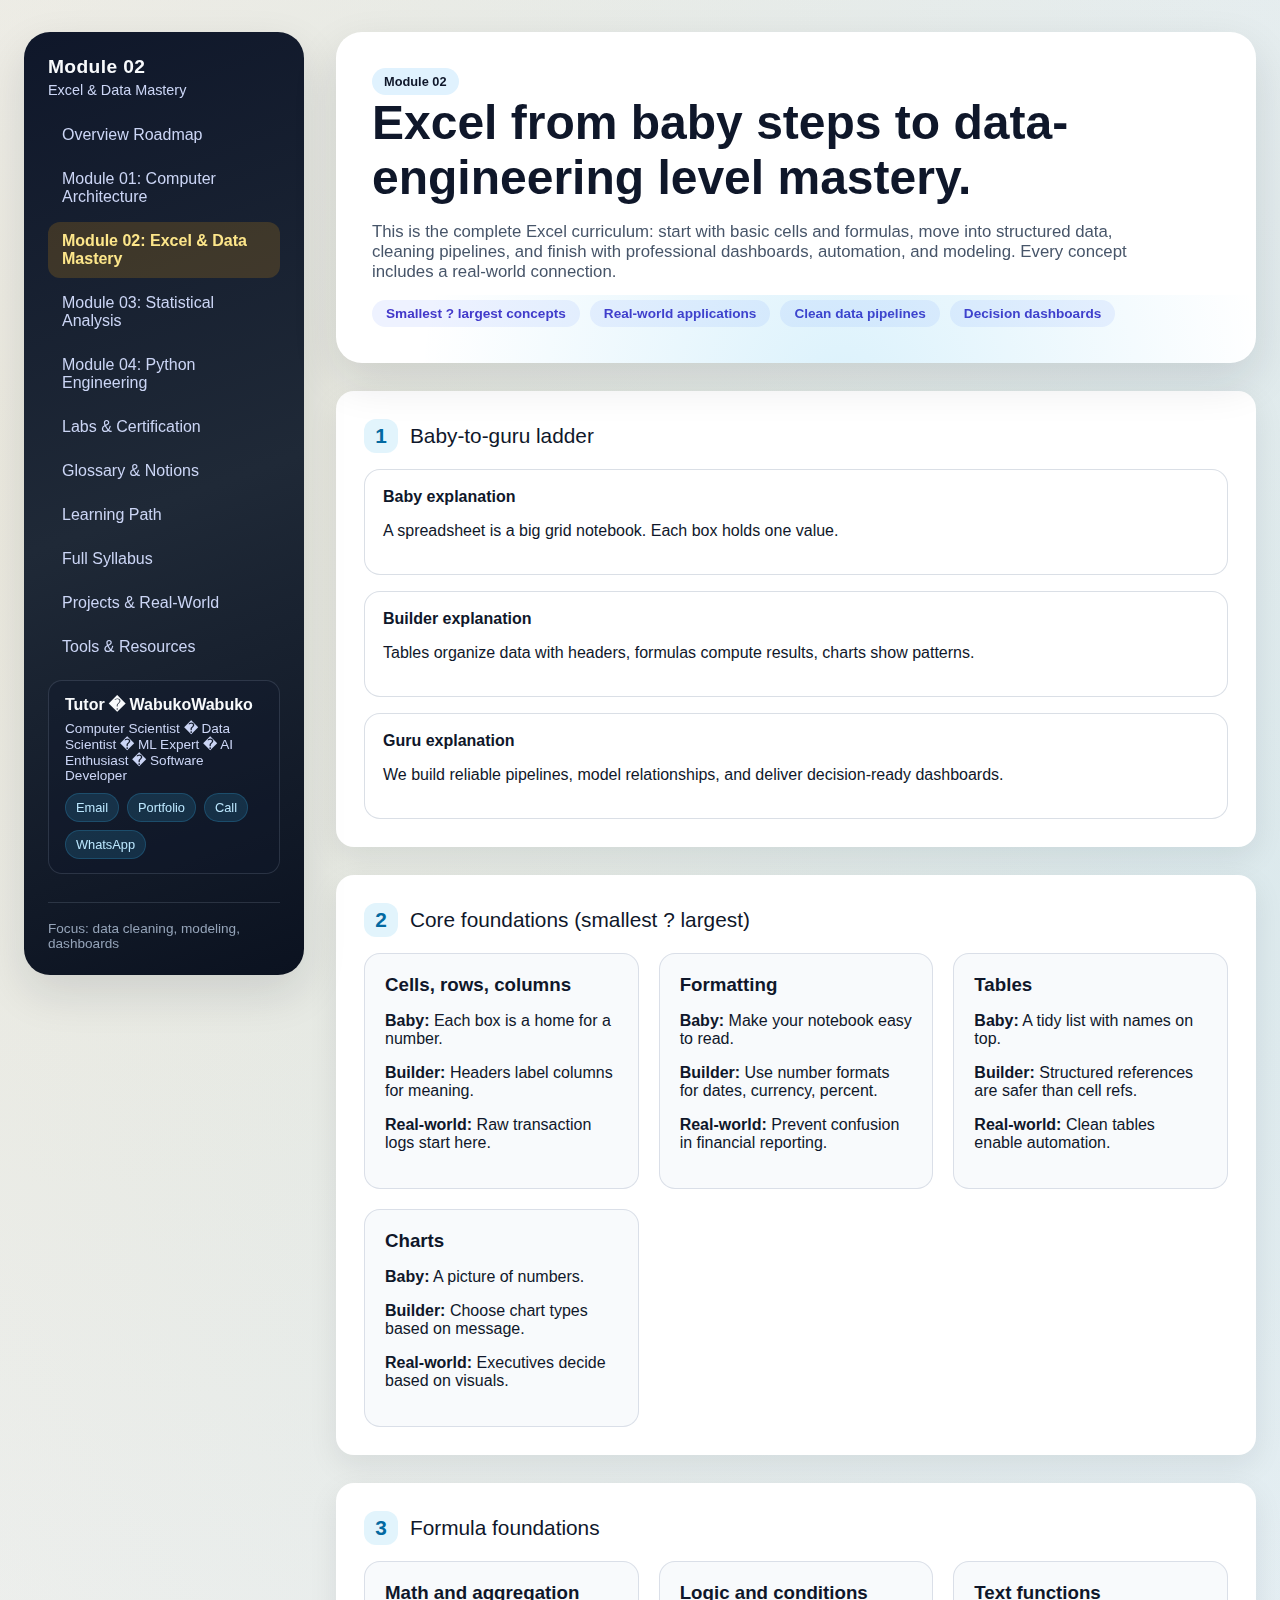
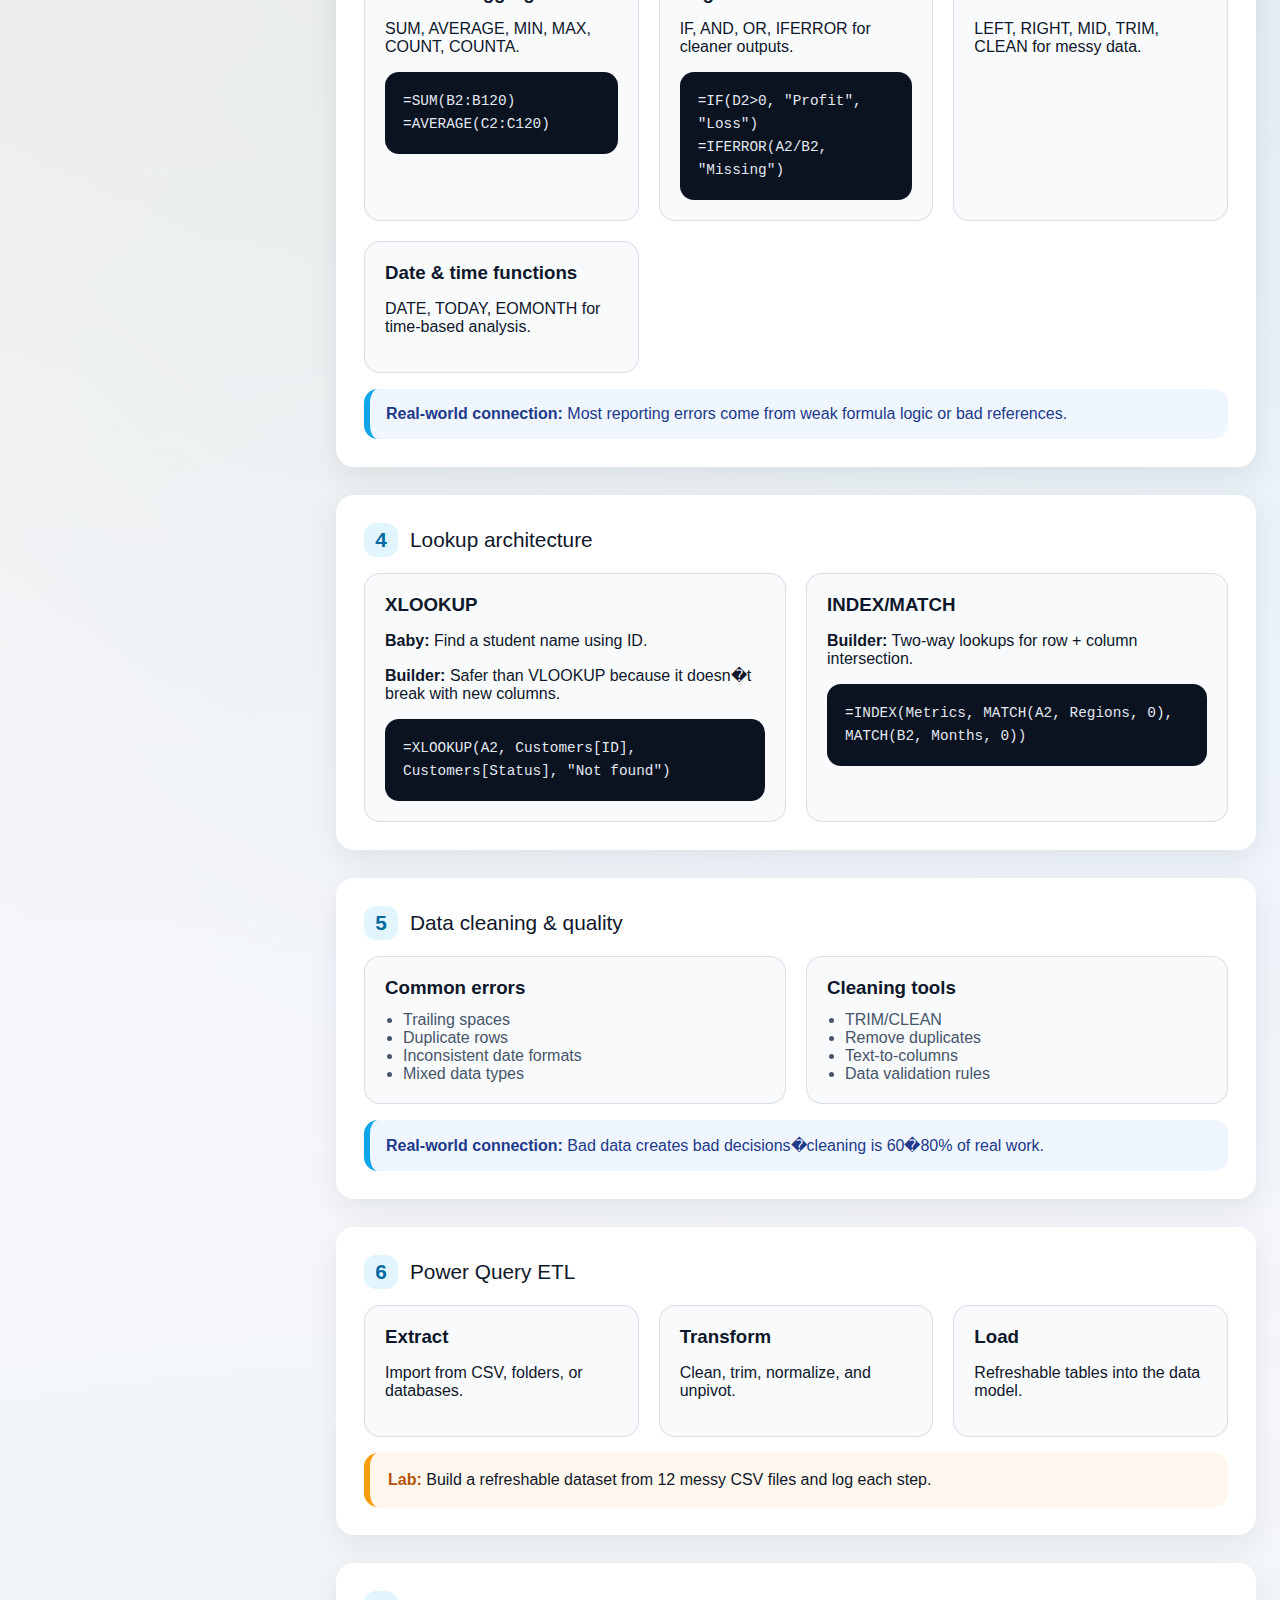
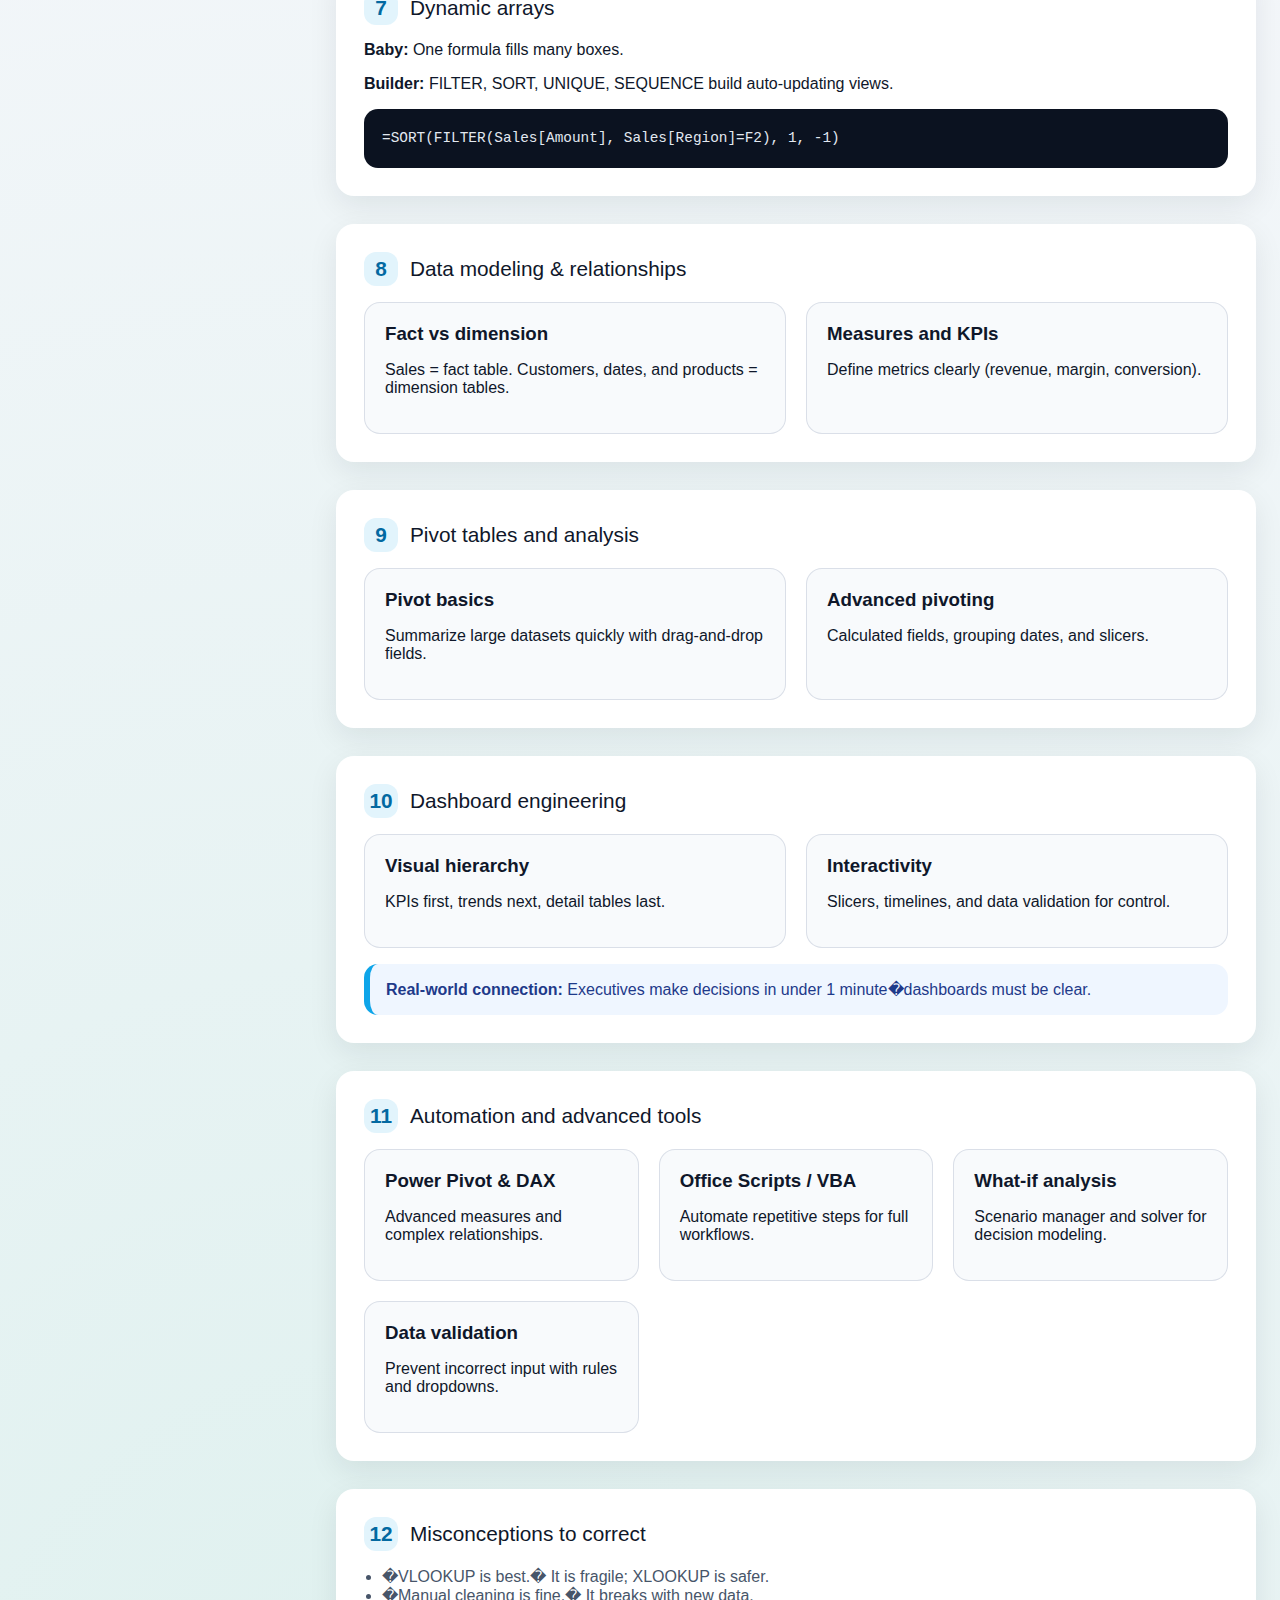
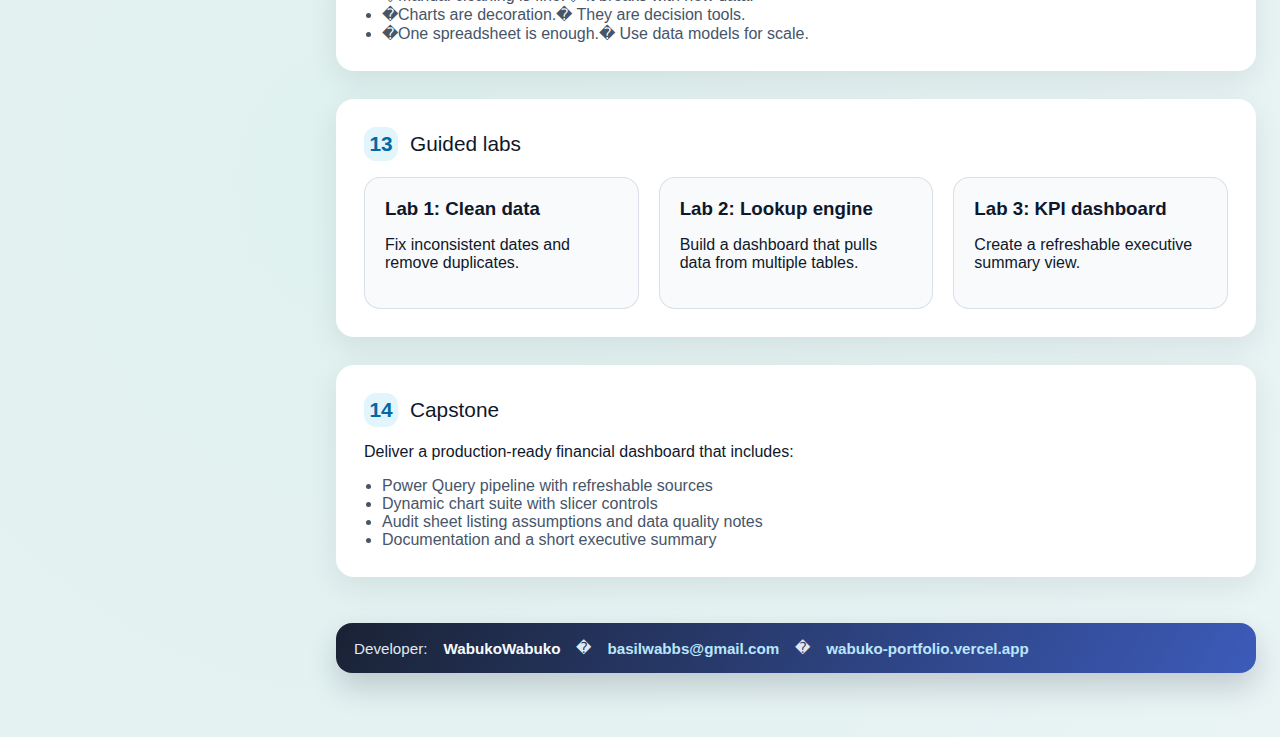
<file: excel_guru.html>
<!DOCTYPE html>
<html lang="en">
<head>
  <meta charset="UTF-8">
  <meta name="viewport" content="width=device-width, initial-scale=1">
  <title>Module 02: Excel & Data Mastery</title>
  <link rel="stylesheet" href="styles.css">
</head>
<body>
  <div class="layout">
    <aside class="sidebar">
      <div class="brand">Module 02</div>
      <div class="tagline">Excel & Data Mastery</div>
      <button class="menu-toggle" type="button" aria-label="Toggle menu">? Menu</button>
      <nav class="nav">
        <a href="index.html">Overview Roadmap</a>
        <a href="basics.html">Module 01: Computer Architecture</a>
        <a class="active" href="excel_guru.html">Module 02: Excel & Data Mastery</a>
        <a href="analysis.html">Module 03: Statistical Analysis</a>
        <a href="python.html">Module 04: Python Engineering</a>
        <a href="tasks.html">Labs & Certification</a>
        <a href="glossary.html">Glossary & Notions</a>
        <a href="learning_path.html">Learning Path</a>
        <a href="syllabus.html">Full Syllabus</a>
        <a href="projects.html">Projects & Real-World</a>
        <a href="resources.html">Tools & Resources</a>
      </nav>
            <div class="tutor-card">
        <div class="tutor-title">Tutor � WabukoWabuko</div>
        <div class="tutor-role">Computer Scientist � Data Scientist � ML Expert � AI Enthusiast � Software Developer</div>
        <div class="tutor-links">
          <a href="mailto:basilwabbs@gmail.com">Email</a>
          <a href="https://wabuko-portfolio.vercel.app" target="_blank" rel="noreferrer">Portfolio</a>
          <a href="tel:+254740750403">Call</a>
          <a href="https://wa.me/254740750403" target="_blank" rel="noreferrer">WhatsApp</a>
        </div>
      </div>

      <div class="meta">Focus: data cleaning, modeling, dashboards</div>
    </aside>

    <main class="main">
      <section class="hero reveal">
        <div class="badge">Module 02</div>
        <h1>Excel from baby steps to data-engineering level mastery.</h1>
        <p>
          This is the complete Excel curriculum: start with basic cells and formulas,
          move into structured data, cleaning pipelines, and finish with professional
          dashboards, automation, and modeling. Every concept includes a real-world connection.
        </p>
        <div class="pill-group">
          <div class="pill">Smallest ? largest concepts</div>
          <div class="pill">Real-world applications</div>
          <div class="pill">Clean data pipelines</div>
          <div class="pill">Decision dashboards</div>
        </div>
      </section>

      <section class="section reveal">
        <div class="section-title"><span>1</span>Baby-to-guru ladder</div>
        <div class="levels">
          <div class="level">
            <div class="label">Baby explanation</div>
            <p>A spreadsheet is a big grid notebook. Each box holds one value.</p>
          </div>
          <div class="level">
            <div class="label">Builder explanation</div>
            <p>Tables organize data with headers, formulas compute results, charts show patterns.</p>
          </div>
          <div class="level">
            <div class="label">Guru explanation</div>
            <p>We build reliable pipelines, model relationships, and deliver decision-ready dashboards.</p>
          </div>
        </div>
      </section>

      <section class="section reveal">
        <div class="section-title"><span>2</span>Core foundations (smallest ? largest)</div>
        <div class="grid two">
          <div class="card">
            <h3>Cells, rows, columns</h3>
            <p><strong>Baby:</strong> Each box is a home for a number.</p>
            <p><strong>Builder:</strong> Headers label columns for meaning.</p>
            <p><strong>Real-world:</strong> Raw transaction logs start here.</p>
          </div>
          <div class="card">
            <h3>Formatting</h3>
            <p><strong>Baby:</strong> Make your notebook easy to read.</p>
            <p><strong>Builder:</strong> Use number formats for dates, currency, percent.</p>
            <p><strong>Real-world:</strong> Prevent confusion in financial reporting.</p>
          </div>
          <div class="card">
            <h3>Tables</h3>
            <p><strong>Baby:</strong> A tidy list with names on top.</p>
            <p><strong>Builder:</strong> Structured references are safer than cell refs.</p>
            <p><strong>Real-world:</strong> Clean tables enable automation.</p>
          </div>
          <div class="card">
            <h3>Charts</h3>
            <p><strong>Baby:</strong> A picture of numbers.</p>
            <p><strong>Builder:</strong> Choose chart types based on message.</p>
            <p><strong>Real-world:</strong> Executives decide based on visuals.</p>
          </div>
        </div>
      </section>

      <section class="section reveal">
        <div class="section-title"><span>3</span>Formula foundations</div>
        <div class="grid two">
          <div class="card">
            <h3>Math and aggregation</h3>
            <p>SUM, AVERAGE, MIN, MAX, COUNT, COUNTA.</p>
            <div class="code-block">=SUM(B2:B120)
=AVERAGE(C2:C120)</div>
          </div>
          <div class="card">
            <h3>Logic and conditions</h3>
            <p>IF, AND, OR, IFERROR for cleaner outputs.</p>
            <div class="code-block">=IF(D2>0, "Profit", "Loss")
=IFERROR(A2/B2, "Missing")</div>
          </div>
          <div class="card">
            <h3>Text functions</h3>
            <p>LEFT, RIGHT, MID, TRIM, CLEAN for messy data.</p>
          </div>
          <div class="card">
            <h3>Date & time functions</h3>
            <p>DATE, TODAY, EOMONTH for time-based analysis.</p>
          </div>
        </div>
        <div class="note" style="margin-top: 16px;">
          <strong>Real-world connection:</strong> Most reporting errors come from weak formula logic or bad references.
        </div>
      </section>

      <section class="section reveal">
        <div class="section-title"><span>4</span>Lookup architecture</div>
        <div class="grid two">
          <div class="card">
            <h3>XLOOKUP</h3>
            <p><strong>Baby:</strong> Find a student name using ID.</p>
            <p><strong>Builder:</strong> Safer than VLOOKUP because it doesn�t break with new columns.</p>
            <div class="code-block">=XLOOKUP(A2, Customers[ID], Customers[Status], "Not found")</div>
          </div>
          <div class="card">
            <h3>INDEX/MATCH</h3>
            <p><strong>Builder:</strong> Two-way lookups for row + column intersection.</p>
            <div class="code-block">=INDEX(Metrics, MATCH(A2, Regions, 0), MATCH(B2, Months, 0))</div>
          </div>
        </div>
      </section>

      <section class="section reveal">
        <div class="section-title"><span>5</span>Data cleaning & quality</div>
        <div class="grid two">
          <div class="card">
            <h3>Common errors</h3>
            <ul class="list">
              <li>Trailing spaces</li>
              <li>Duplicate rows</li>
              <li>Inconsistent date formats</li>
              <li>Mixed data types</li>
            </ul>
          </div>
          <div class="card">
            <h3>Cleaning tools</h3>
            <ul class="list">
              <li>TRIM/CLEAN</li>
              <li>Remove duplicates</li>
              <li>Text-to-columns</li>
              <li>Data validation rules</li>
            </ul>
          </div>
        </div>
        <div class="note" style="margin-top: 16px;">
          <strong>Real-world connection:</strong> Bad data creates bad decisions�cleaning is 60�80% of real work.
        </div>
      </section>

      <section class="section reveal">
        <div class="section-title"><span>6</span>Power Query ETL</div>
        <div class="grid three">
          <div class="card">
            <h3>Extract</h3>
            <p>Import from CSV, folders, or databases.</p>
          </div>
          <div class="card">
            <h3>Transform</h3>
            <p>Clean, trim, normalize, and unpivot.</p>
          </div>
          <div class="card">
            <h3>Load</h3>
            <p>Refreshable tables into the data model.</p>
          </div>
        </div>
        <div class="callout" style="margin-top: 16px;">
          <strong>Lab:</strong> Build a refreshable dataset from 12 messy CSV files and log each step.
        </div>
      </section>

      <section class="section reveal">
        <div class="section-title"><span>7</span>Dynamic arrays</div>
        <p><strong>Baby:</strong> One formula fills many boxes.</p>
        <p><strong>Builder:</strong> FILTER, SORT, UNIQUE, SEQUENCE build auto-updating views.</p>
        <div class="code-block">=SORT(FILTER(Sales[Amount], Sales[Region]=F2), 1, -1)</div>
      </section>

      <section class="section reveal">
        <div class="section-title"><span>8</span>Data modeling & relationships</div>
        <div class="grid two">
          <div class="card">
            <h3>Fact vs dimension</h3>
            <p>Sales = fact table. Customers, dates, and products = dimension tables.</p>
          </div>
          <div class="card">
            <h3>Measures and KPIs</h3>
            <p>Define metrics clearly (revenue, margin, conversion).</p>
          </div>
        </div>
      </section>

      <section class="section reveal">
        <div class="section-title"><span>9</span>Pivot tables and analysis</div>
        <div class="grid two">
          <div class="card">
            <h3>Pivot basics</h3>
            <p>Summarize large datasets quickly with drag-and-drop fields.</p>
          </div>
          <div class="card">
            <h3>Advanced pivoting</h3>
            <p>Calculated fields, grouping dates, and slicers.</p>
          </div>
        </div>
      </section>

      <section class="section reveal">
        <div class="section-title"><span>10</span>Dashboard engineering</div>
        <div class="grid two">
          <div class="card">
            <h3>Visual hierarchy</h3>
            <p>KPIs first, trends next, detail tables last.</p>
          </div>
          <div class="card">
            <h3>Interactivity</h3>
            <p>Slicers, timelines, and data validation for control.</p>
          </div>
        </div>
        <div class="note" style="margin-top: 16px;">
          <strong>Real-world connection:</strong> Executives make decisions in under 1 minute�dashboards must be clear.
        </div>
      </section>

      <section class="section reveal">
        <div class="section-title"><span>11</span>Automation and advanced tools</div>
        <div class="grid two">
          <div class="card">
            <h3>Power Pivot & DAX</h3>
            <p>Advanced measures and complex relationships.</p>
          </div>
          <div class="card">
            <h3>Office Scripts / VBA</h3>
            <p>Automate repetitive steps for full workflows.</p>
          </div>
          <div class="card">
            <h3>What-if analysis</h3>
            <p>Scenario manager and solver for decision modeling.</p>
          </div>
          <div class="card">
            <h3>Data validation</h3>
            <p>Prevent incorrect input with rules and dropdowns.</p>
          </div>
        </div>
      </section>

      <section class="section reveal">
        <div class="section-title"><span>12</span>Misconceptions to correct</div>
        <ul class="list">
          <li>�VLOOKUP is best.� It is fragile; XLOOKUP is safer.</li>
          <li>�Manual cleaning is fine.� It breaks with new data.</li>
          <li>�Charts are decoration.� They are decision tools.</li>
          <li>�One spreadsheet is enough.� Use data models for scale.</li>
        </ul>
      </section>

      <section class="section reveal">
        <div class="section-title"><span>13</span>Guided labs</div>
        <div class="grid three">
          <div class="card">
            <h3>Lab 1: Clean data</h3>
            <p>Fix inconsistent dates and remove duplicates.</p>
          </div>
          <div class="card">
            <h3>Lab 2: Lookup engine</h3>
            <p>Build a dashboard that pulls data from multiple tables.</p>
          </div>
          <div class="card">
            <h3>Lab 3: KPI dashboard</h3>
            <p>Create a refreshable executive summary view.</p>
          </div>
        </div>
      </section>

      <section class="section reveal">
        <div class="section-title"><span>14</span>Capstone</div>
        <p>Deliver a production-ready financial dashboard that includes:</p>
        <ul class="list">
          <li>Power Query pipeline with refreshable sources</li>
          <li>Dynamic chart suite with slicer controls</li>
          <li>Audit sheet listing assumptions and data quality notes</li>
          <li>Documentation and a short executive summary</li>
        </ul>
      </section>

      <footer class="footer developer">
        Developer: <strong>WabukoWabuko</strong> � <a href="mailto:basilwabbs@gmail.com">basilwabbs@gmail.com</a> � <a href="https://wabuko-portfolio.vercel.app" target="_blank" rel="noreferrer">wabuko-portfolio.vercel.app</a>
      </footer>
    </main>
  </div>
  <script>
    const toggle = document.querySelector('.menu-toggle');
    if (toggle) {
      toggle.addEventListener('click', () => {
        document.body.classList.toggle('nav-open');
      });
    }
    document.querySelectorAll('.nav a').forEach(link => {
      link.addEventListener('click', () => {
        document.body.classList.remove('nav-open');
      });
    });
  </script>
</body></html>
</file>
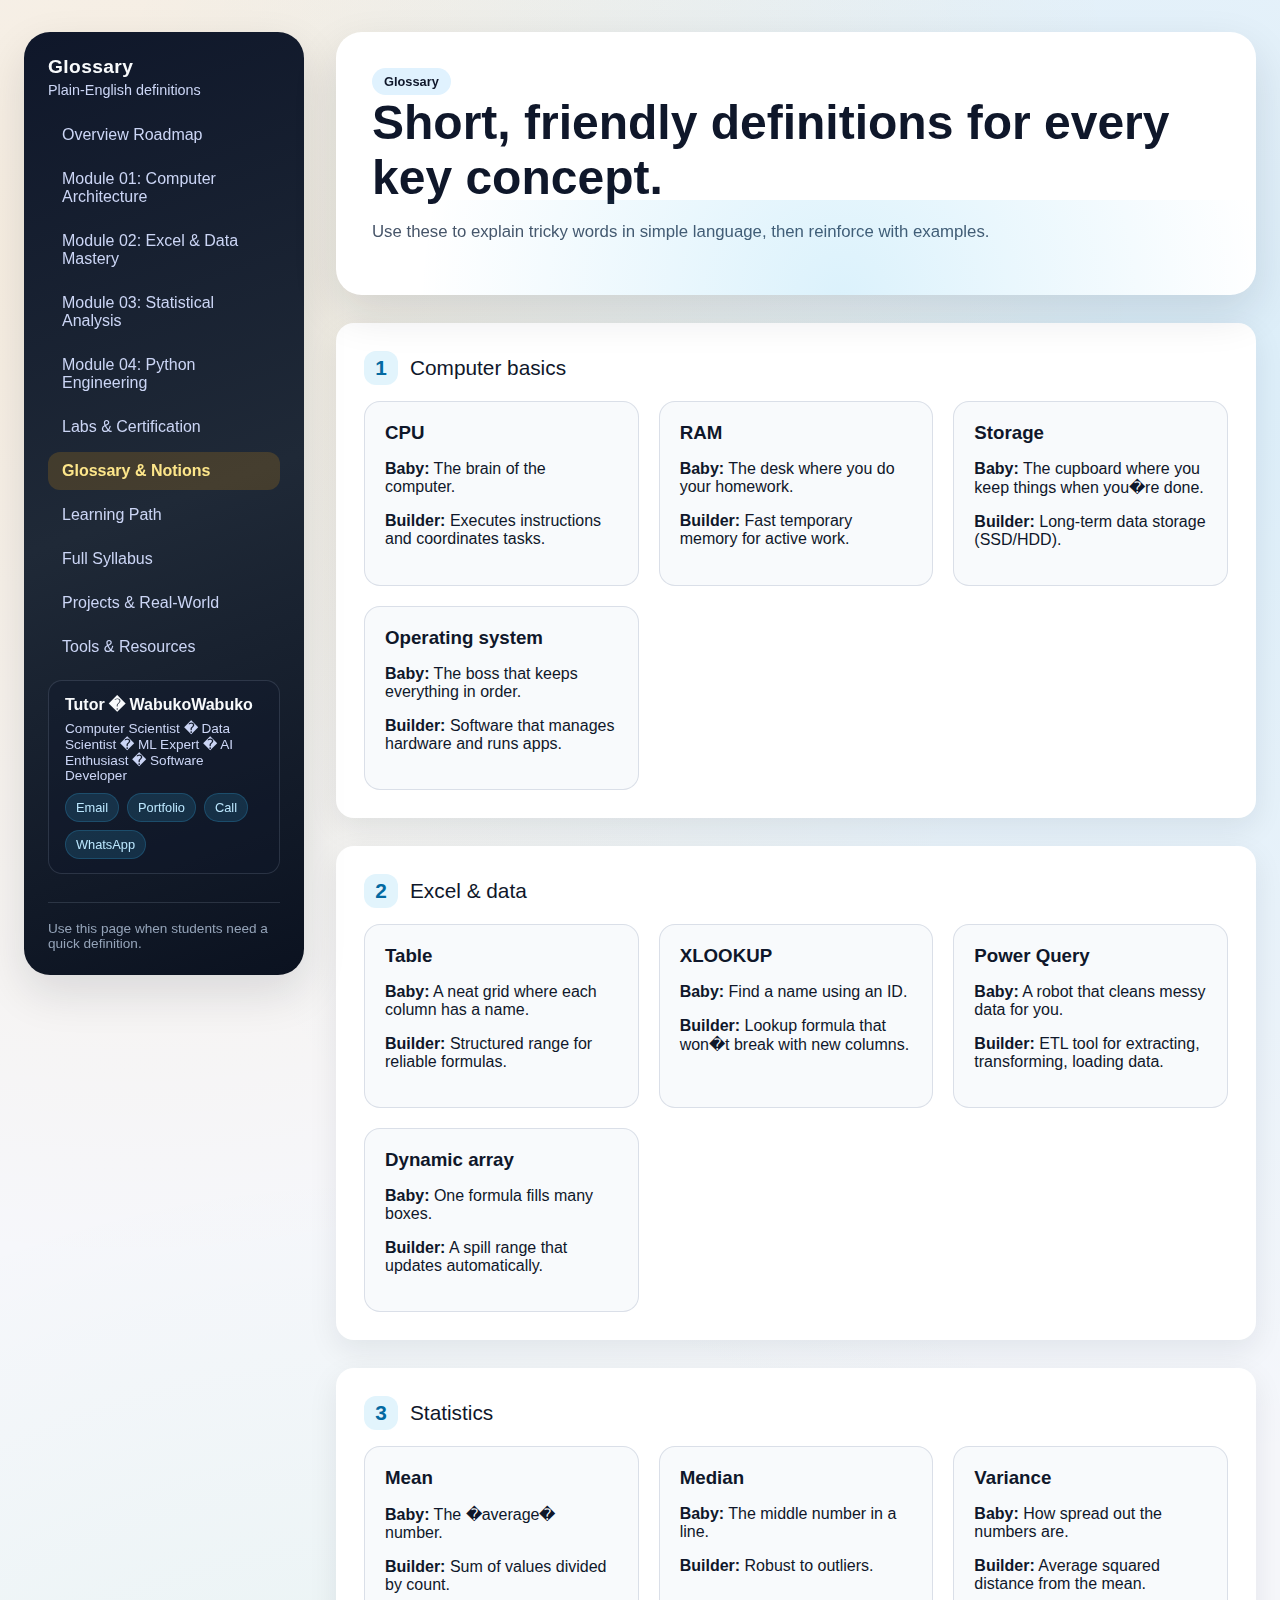
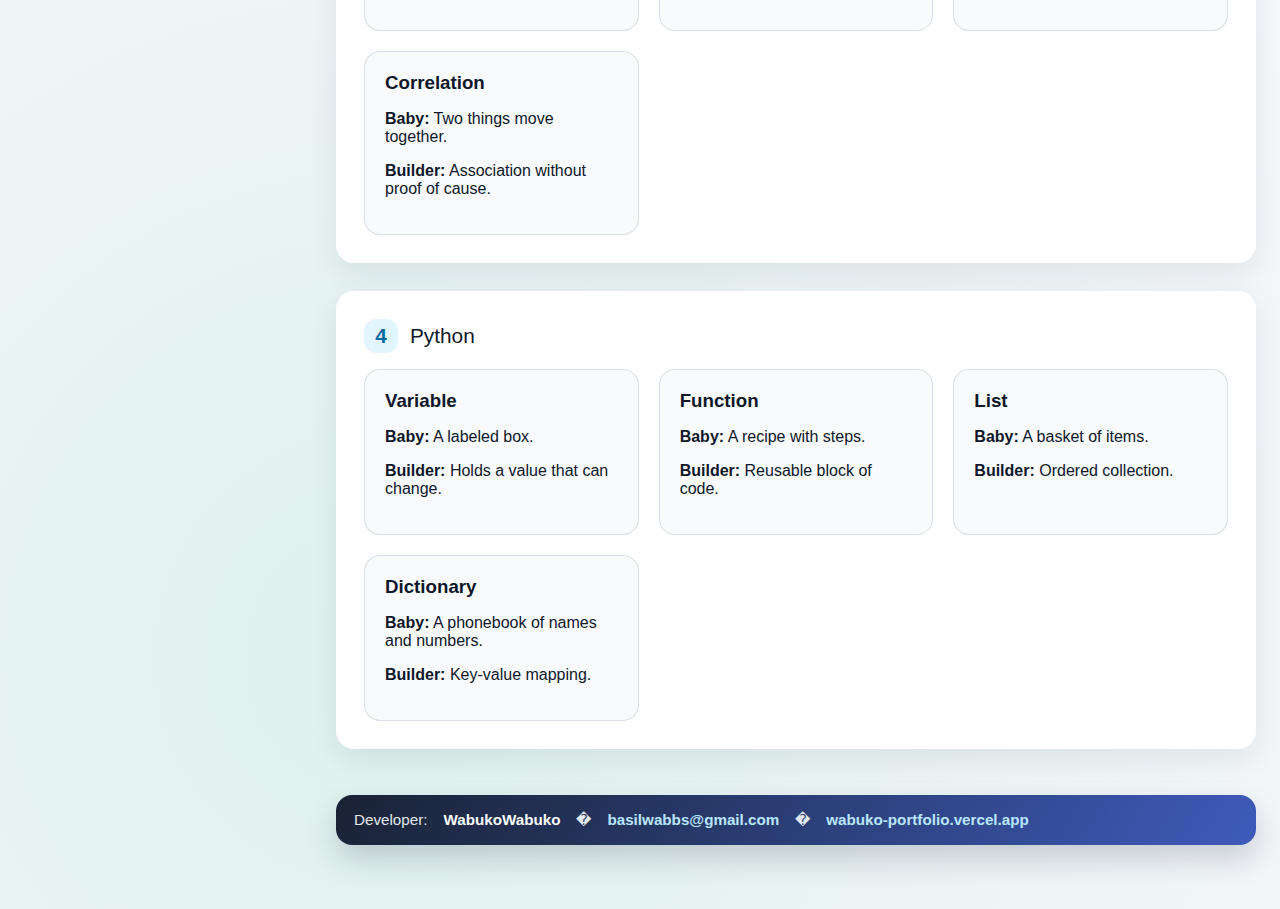
<file: glossary.html>
<!DOCTYPE html>
<html lang="en">
<head>
  <meta charset="UTF-8">
  <meta name="viewport" content="width=device-width, initial-scale=1">
  <title>Glossary & Notions</title>
  <link rel="stylesheet" href="styles.css">
</head>
<body>
  <div class="layout">
    <aside class="sidebar">
      <div class="brand">Glossary</div>
      <div class="tagline">Plain-English definitions</div>
      <button class="menu-toggle" type="button" aria-label="Toggle menu">? Menu</button>
      <nav class="nav">
        <a href="index.html">Overview Roadmap</a>
        <a href="basics.html">Module 01: Computer Architecture</a>
        <a href="excel_guru.html">Module 02: Excel & Data Mastery</a>
        <a href="analysis.html">Module 03: Statistical Analysis</a>
        <a href="python.html">Module 04: Python Engineering</a>
        <a href="tasks.html">Labs & Certification</a>
        <a class="active" href="glossary.html">Glossary & Notions</a>
        <a href="learning_path.html">Learning Path</a>
        <a href="syllabus.html">Full Syllabus</a>
        <a href="projects.html">Projects & Real-World</a>
        <a href="resources.html">Tools & Resources</a>
      </nav>
            <div class="tutor-card">
        <div class="tutor-title">Tutor � WabukoWabuko</div>
        <div class="tutor-role">Computer Scientist � Data Scientist � ML Expert � AI Enthusiast � Software Developer</div>
        <div class="tutor-links">
          <a href="mailto:basilwabbs@gmail.com">Email</a>
          <a href="https://wabuko-portfolio.vercel.app" target="_blank" rel="noreferrer">Portfolio</a>
          <a href="tel:+254740750403">Call</a>
          <a href="https://wa.me/254740750403" target="_blank" rel="noreferrer">WhatsApp</a>
        </div>
      </div>

      <div class="meta">Use this page when students need a quick definition.</div>
    </aside>

    <main class="main">
      <section class="hero reveal">
        <div class="badge">Glossary</div>
        <h1>Short, friendly definitions for every key concept.</h1>
        <p>Use these to explain tricky words in simple language, then reinforce with examples.</p>
      </section>

      <section class="section reveal">
        <div class="section-title"><span>1</span>Computer basics</div>
        <div class="grid two">
          <div class="card">
            <h3>CPU</h3>
            <p><strong>Baby:</strong> The brain of the computer.</p>
            <p><strong>Builder:</strong> Executes instructions and coordinates tasks.</p>
          </div>
          <div class="card">
            <h3>RAM</h3>
            <p><strong>Baby:</strong> The desk where you do your homework.</p>
            <p><strong>Builder:</strong> Fast temporary memory for active work.</p>
          </div>
          <div class="card">
            <h3>Storage</h3>
            <p><strong>Baby:</strong> The cupboard where you keep things when you�re done.</p>
            <p><strong>Builder:</strong> Long-term data storage (SSD/HDD).</p>
          </div>
          <div class="card">
            <h3>Operating system</h3>
            <p><strong>Baby:</strong> The boss that keeps everything in order.</p>
            <p><strong>Builder:</strong> Software that manages hardware and runs apps.</p>
          </div>
        </div>
      </section>

      <section class="section reveal">
        <div class="section-title"><span>2</span>Excel & data</div>
        <div class="grid two">
          <div class="card">
            <h3>Table</h3>
            <p><strong>Baby:</strong> A neat grid where each column has a name.</p>
            <p><strong>Builder:</strong> Structured range for reliable formulas.</p>
          </div>
          <div class="card">
            <h3>XLOOKUP</h3>
            <p><strong>Baby:</strong> Find a name using an ID.</p>
            <p><strong>Builder:</strong> Lookup formula that won�t break with new columns.</p>
          </div>
          <div class="card">
            <h3>Power Query</h3>
            <p><strong>Baby:</strong> A robot that cleans messy data for you.</p>
            <p><strong>Builder:</strong> ETL tool for extracting, transforming, loading data.</p>
          </div>
          <div class="card">
            <h3>Dynamic array</h3>
            <p><strong>Baby:</strong> One formula fills many boxes.</p>
            <p><strong>Builder:</strong> A spill range that updates automatically.</p>
          </div>
        </div>
      </section>

      <section class="section reveal">
        <div class="section-title"><span>3</span>Statistics</div>
        <div class="grid two">
          <div class="card">
            <h3>Mean</h3>
            <p><strong>Baby:</strong> The �average� number.</p>
            <p><strong>Builder:</strong> Sum of values divided by count.</p>
          </div>
          <div class="card">
            <h3>Median</h3>
            <p><strong>Baby:</strong> The middle number in a line.</p>
            <p><strong>Builder:</strong> Robust to outliers.</p>
          </div>
          <div class="card">
            <h3>Variance</h3>
            <p><strong>Baby:</strong> How spread out the numbers are.</p>
            <p><strong>Builder:</strong> Average squared distance from the mean.</p>
          </div>
          <div class="card">
            <h3>Correlation</h3>
            <p><strong>Baby:</strong> Two things move together.</p>
            <p><strong>Builder:</strong> Association without proof of cause.</p>
          </div>
        </div>
      </section>

      <section class="section reveal">
        <div class="section-title"><span>4</span>Python</div>
        <div class="grid two">
          <div class="card">
            <h3>Variable</h3>
            <p><strong>Baby:</strong> A labeled box.</p>
            <p><strong>Builder:</strong> Holds a value that can change.</p>
          </div>
          <div class="card">
            <h3>Function</h3>
            <p><strong>Baby:</strong> A recipe with steps.</p>
            <p><strong>Builder:</strong> Reusable block of code.</p>
          </div>
          <div class="card">
            <h3>List</h3>
            <p><strong>Baby:</strong> A basket of items.</p>
            <p><strong>Builder:</strong> Ordered collection.</p>
          </div>
          <div class="card">
            <h3>Dictionary</h3>
            <p><strong>Baby:</strong> A phonebook of names and numbers.</p>
            <p><strong>Builder:</strong> Key-value mapping.</p>
          </div>
        </div>
      </section>

      <footer class="footer developer">
        Developer: <strong>WabukoWabuko</strong> � <a href="mailto:basilwabbs@gmail.com">basilwabbs@gmail.com</a> � <a href="https://wabuko-portfolio.vercel.app" target="_blank" rel="noreferrer">wabuko-portfolio.vercel.app</a>
      </footer>
    </main>
  </div>
  <script>
    const toggle = document.querySelector('.menu-toggle');
    if (toggle) {
      toggle.addEventListener('click', () => {
        document.body.classList.toggle('nav-open');
      });
    }
    document.querySelectorAll('.nav a').forEach(link => {
      link.addEventListener('click', () => {
        document.body.classList.remove('nav-open');
      });
    });
  </script>
</body></html>
</file>
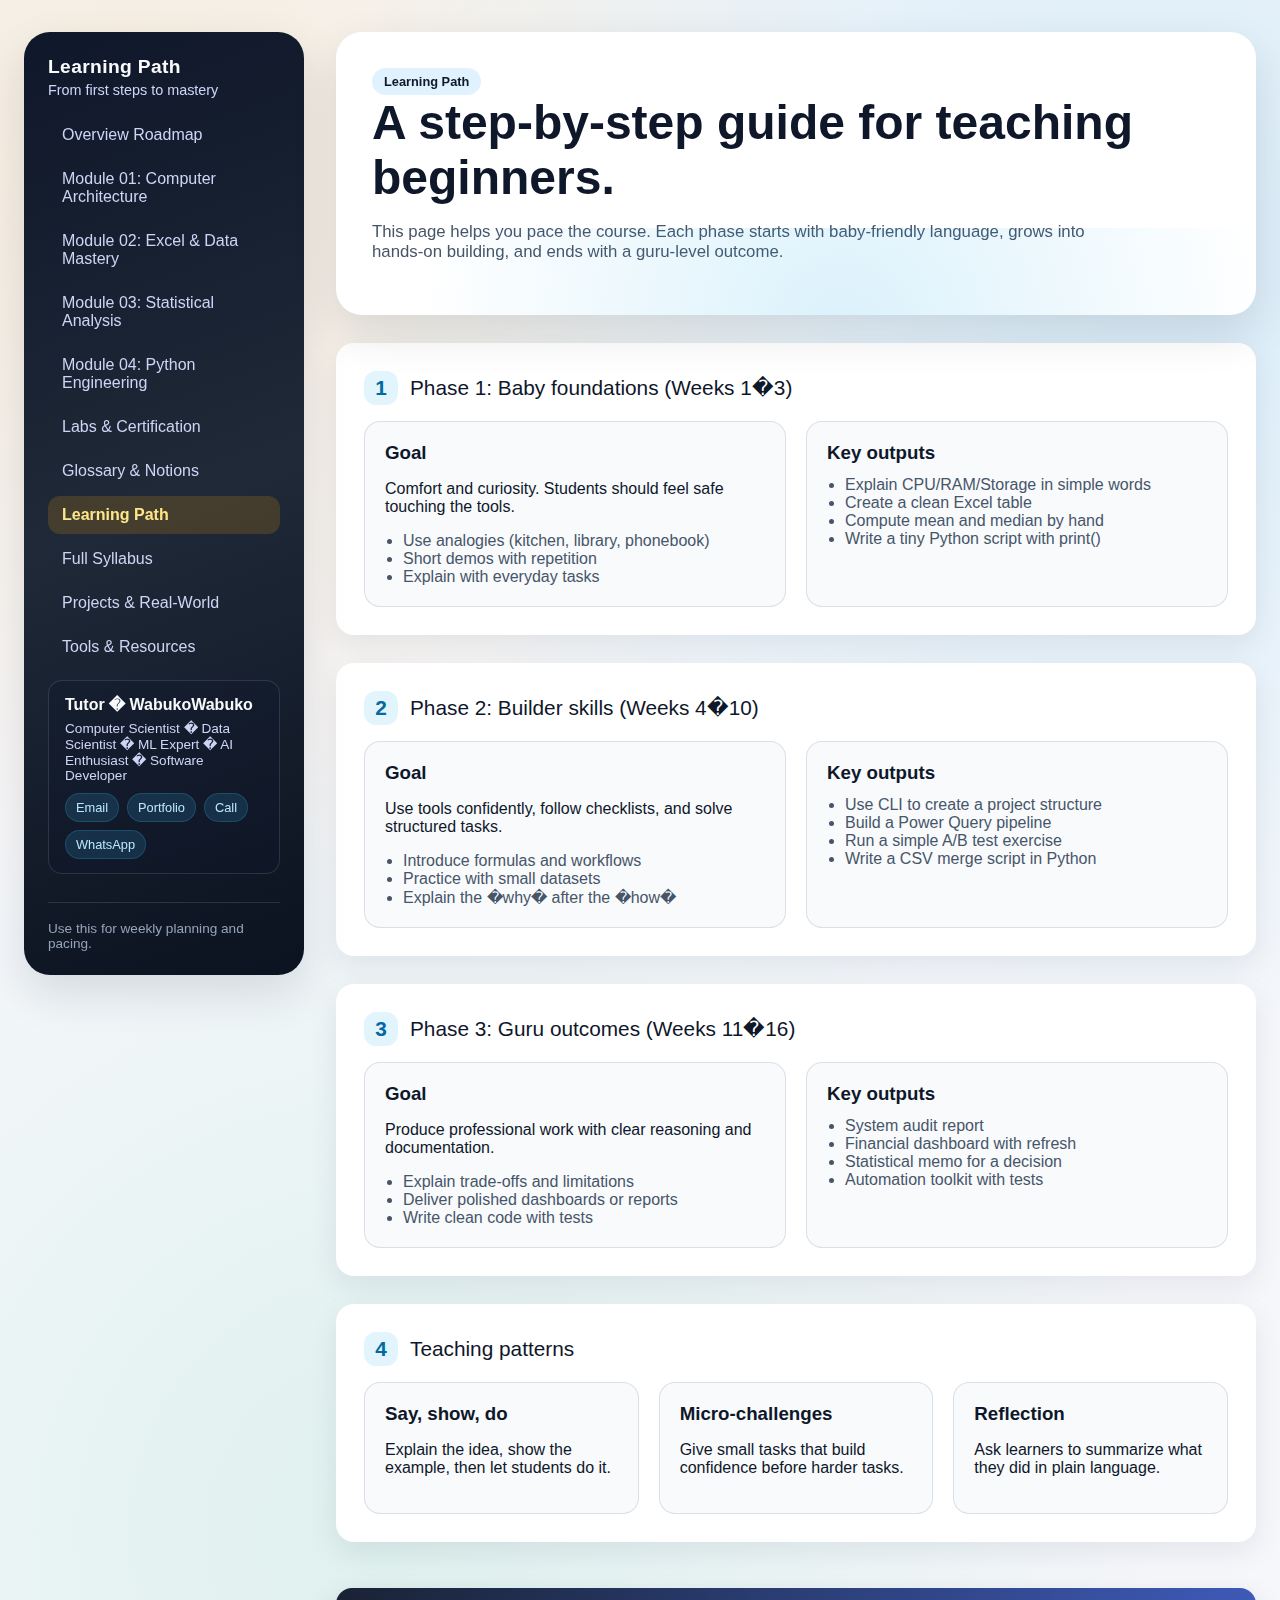
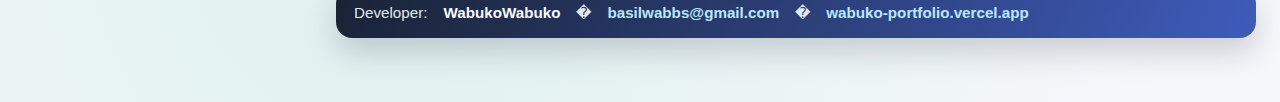
<file: learning_path.html>
<!DOCTYPE html>
<html lang="en">
<head>
  <meta charset="UTF-8">
  <meta name="viewport" content="width=device-width, initial-scale=1">
  <title>Learning Path</title>
  <link rel="stylesheet" href="styles.css">
</head>
<body>
  <div class="layout">
    <aside class="sidebar">
      <div class="brand">Learning Path</div>
      <div class="tagline">From first steps to mastery</div>
      <button class="menu-toggle" type="button" aria-label="Toggle menu">? Menu</button>
      <nav class="nav">
        <a href="index.html">Overview Roadmap</a>
        <a href="basics.html">Module 01: Computer Architecture</a>
        <a href="excel_guru.html">Module 02: Excel & Data Mastery</a>
        <a href="analysis.html">Module 03: Statistical Analysis</a>
        <a href="python.html">Module 04: Python Engineering</a>
        <a href="tasks.html">Labs & Certification</a>
        <a href="glossary.html">Glossary & Notions</a>
        <a class="active" href="learning_path.html">Learning Path</a>
        <a href="syllabus.html">Full Syllabus</a>
        <a href="projects.html">Projects & Real-World</a>
        <a href="resources.html">Tools & Resources</a>
      </nav>
            <div class="tutor-card">
        <div class="tutor-title">Tutor � WabukoWabuko</div>
        <div class="tutor-role">Computer Scientist � Data Scientist � ML Expert � AI Enthusiast � Software Developer</div>
        <div class="tutor-links">
          <a href="mailto:basilwabbs@gmail.com">Email</a>
          <a href="https://wabuko-portfolio.vercel.app" target="_blank" rel="noreferrer">Portfolio</a>
          <a href="tel:+254740750403">Call</a>
          <a href="https://wa.me/254740750403" target="_blank" rel="noreferrer">WhatsApp</a>
        </div>
      </div>

      <div class="meta">Use this for weekly planning and pacing.</div>
    </aside>

    <main class="main">
      <section class="hero reveal">
        <div class="badge">Learning Path</div>
        <h1>A step-by-step guide for teaching beginners.</h1>
        <p>
          This page helps you pace the course. Each phase starts with baby-friendly language,
          grows into hands-on building, and ends with a guru-level outcome.
        </p>
      </section>

      <section class="section reveal">
        <div class="section-title"><span>1</span>Phase 1: Baby foundations (Weeks 1�3)</div>
        <div class="grid two">
          <div class="card">
            <h3>Goal</h3>
            <p>Comfort and curiosity. Students should feel safe touching the tools.</p>
            <ul class="list">
              <li>Use analogies (kitchen, library, phonebook)</li>
              <li>Short demos with repetition</li>
              <li>Explain with everyday tasks</li>
            </ul>
          </div>
          <div class="card">
            <h3>Key outputs</h3>
            <ul class="list">
              <li>Explain CPU/RAM/Storage in simple words</li>
              <li>Create a clean Excel table</li>
              <li>Compute mean and median by hand</li>
              <li>Write a tiny Python script with print()</li>
            </ul>
          </div>
        </div>
      </section>

      <section class="section reveal">
        <div class="section-title"><span>2</span>Phase 2: Builder skills (Weeks 4�10)</div>
        <div class="grid two">
          <div class="card">
            <h3>Goal</h3>
            <p>Use tools confidently, follow checklists, and solve structured tasks.</p>
            <ul class="list">
              <li>Introduce formulas and workflows</li>
              <li>Practice with small datasets</li>
              <li>Explain the �why� after the �how�</li>
            </ul>
          </div>
          <div class="card">
            <h3>Key outputs</h3>
            <ul class="list">
              <li>Use CLI to create a project structure</li>
              <li>Build a Power Query pipeline</li>
              <li>Run a simple A/B test exercise</li>
              <li>Write a CSV merge script in Python</li>
            </ul>
          </div>
        </div>
      </section>

      <section class="section reveal">
        <div class="section-title"><span>3</span>Phase 3: Guru outcomes (Weeks 11�16)</div>
        <div class="grid two">
          <div class="card">
            <h3>Goal</h3>
            <p>Produce professional work with clear reasoning and documentation.</p>
            <ul class="list">
              <li>Explain trade-offs and limitations</li>
              <li>Deliver polished dashboards or reports</li>
              <li>Write clean code with tests</li>
            </ul>
          </div>
          <div class="card">
            <h3>Key outputs</h3>
            <ul class="list">
              <li>System audit report</li>
              <li>Financial dashboard with refresh</li>
              <li>Statistical memo for a decision</li>
              <li>Automation toolkit with tests</li>
            </ul>
          </div>
        </div>
      </section>

      <section class="section reveal">
        <div class="section-title"><span>4</span>Teaching patterns</div>
        <div class="grid three">
          <div class="card">
            <h3>Say, show, do</h3>
            <p>Explain the idea, show the example, then let students do it.</p>
          </div>
          <div class="card">
            <h3>Micro-challenges</h3>
            <p>Give small tasks that build confidence before harder tasks.</p>
          </div>
          <div class="card">
            <h3>Reflection</h3>
            <p>Ask learners to summarize what they did in plain language.</p>
          </div>
        </div>
      </section>

      <footer class="footer developer">
        Developer: <strong>WabukoWabuko</strong> � <a href="mailto:basilwabbs@gmail.com">basilwabbs@gmail.com</a> � <a href="https://wabuko-portfolio.vercel.app" target="_blank" rel="noreferrer">wabuko-portfolio.vercel.app</a>
      </footer>
    </main>
  </div>
  <script>
    const toggle = document.querySelector('.menu-toggle');
    if (toggle) {
      toggle.addEventListener('click', () => {
        document.body.classList.toggle('nav-open');
      });
    }
    document.querySelectorAll('.nav a').forEach(link => {
      link.addEventListener('click', () => {
        document.body.classList.remove('nav-open');
      });
    });
  </script>
</body></html>
</file>
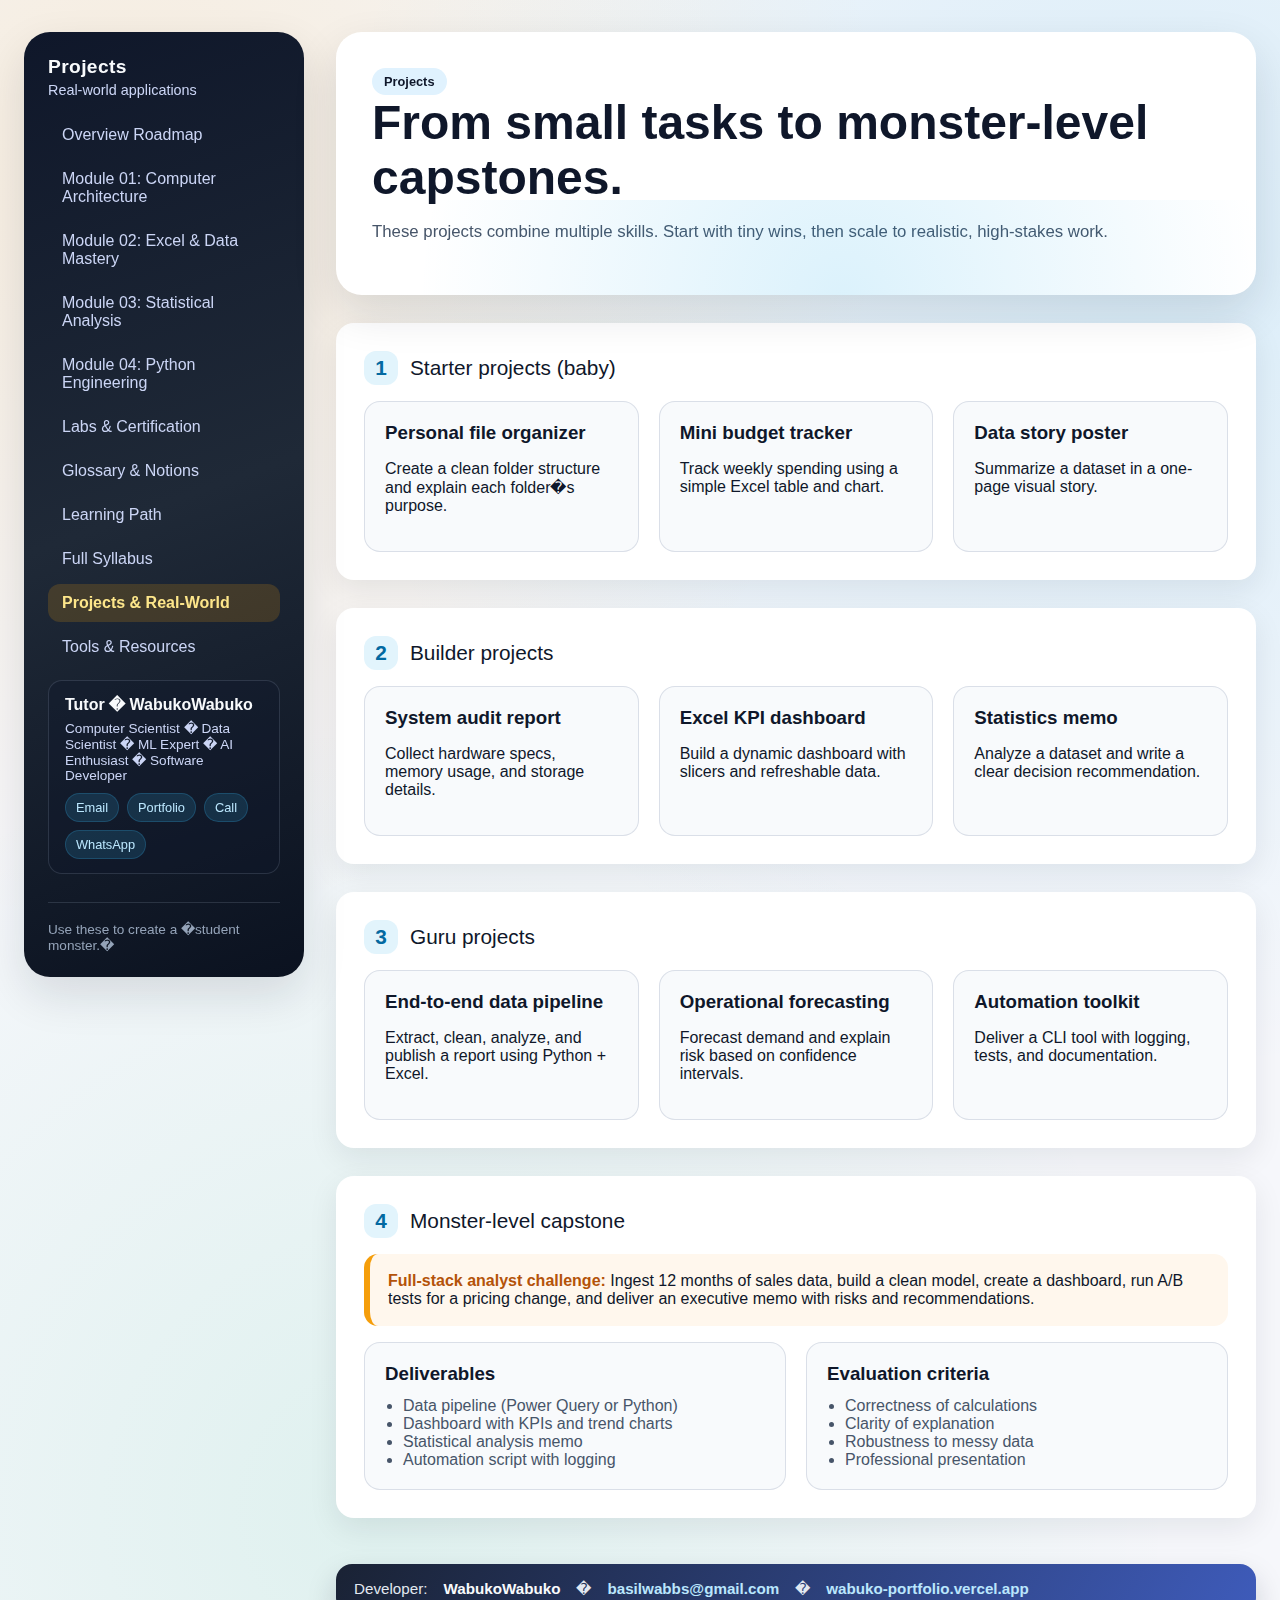
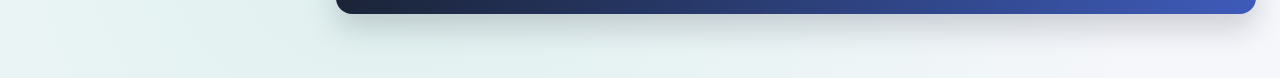
<file: projects.html>
<!DOCTYPE html>
<html lang="en">
<head>
  <meta charset="UTF-8">
  <meta name="viewport" content="width=device-width, initial-scale=1">
  <title>Projects & Real-World Applications</title>
  <link rel="stylesheet" href="styles.css">
</head>
<body>
  <div class="layout">
    <aside class="sidebar">
      <div class="brand">Projects</div>
      <div class="tagline">Real-world applications</div>
      <button class="menu-toggle" type="button" aria-label="Toggle menu">? Menu</button>
      <nav class="nav">
        <a href="index.html">Overview Roadmap</a>
        <a href="basics.html">Module 01: Computer Architecture</a>
        <a href="excel_guru.html">Module 02: Excel & Data Mastery</a>
        <a href="analysis.html">Module 03: Statistical Analysis</a>
        <a href="python.html">Module 04: Python Engineering</a>
        <a href="tasks.html">Labs & Certification</a>
        <a href="glossary.html">Glossary & Notions</a>
        <a href="learning_path.html">Learning Path</a>
        <a href="syllabus.html">Full Syllabus</a>
        <a class="active" href="projects.html">Projects & Real-World</a>
        <a href="resources.html">Tools & Resources</a>
      </nav>
            <div class="tutor-card">
        <div class="tutor-title">Tutor � WabukoWabuko</div>
        <div class="tutor-role">Computer Scientist � Data Scientist � ML Expert � AI Enthusiast � Software Developer</div>
        <div class="tutor-links">
          <a href="mailto:basilwabbs@gmail.com">Email</a>
          <a href="https://wabuko-portfolio.vercel.app" target="_blank" rel="noreferrer">Portfolio</a>
          <a href="tel:+254740750403">Call</a>
          <a href="https://wa.me/254740750403" target="_blank" rel="noreferrer">WhatsApp</a>
        </div>
      </div>

      <div class="meta">Use these to create a �student monster.�</div>
    </aside>

    <main class="main">
      <section class="hero reveal">
        <div class="badge">Projects</div>
        <h1>From small tasks to monster-level capstones.</h1>
        <p>
          These projects combine multiple skills. Start with tiny wins, then scale to
          realistic, high-stakes work.
        </p>
      </section>

      <section class="section reveal">
        <div class="section-title"><span>1</span>Starter projects (baby)</div>
        <div class="grid three">
          <div class="card">
            <h3>Personal file organizer</h3>
            <p>Create a clean folder structure and explain each folder�s purpose.</p>
          </div>
          <div class="card">
            <h3>Mini budget tracker</h3>
            <p>Track weekly spending using a simple Excel table and chart.</p>
          </div>
          <div class="card">
            <h3>Data story poster</h3>
            <p>Summarize a dataset in a one-page visual story.</p>
          </div>
        </div>
      </section>

      <section class="section reveal">
        <div class="section-title"><span>2</span>Builder projects</div>
        <div class="grid three">
          <div class="card">
            <h3>System audit report</h3>
            <p>Collect hardware specs, memory usage, and storage details.</p>
          </div>
          <div class="card">
            <h3>Excel KPI dashboard</h3>
            <p>Build a dynamic dashboard with slicers and refreshable data.</p>
          </div>
          <div class="card">
            <h3>Statistics memo</h3>
            <p>Analyze a dataset and write a clear decision recommendation.</p>
          </div>
        </div>
      </section>

      <section class="section reveal">
        <div class="section-title"><span>3</span>Guru projects</div>
        <div class="grid three">
          <div class="card">
            <h3>End-to-end data pipeline</h3>
            <p>Extract, clean, analyze, and publish a report using Python + Excel.</p>
          </div>
          <div class="card">
            <h3>Operational forecasting</h3>
            <p>Forecast demand and explain risk based on confidence intervals.</p>
          </div>
          <div class="card">
            <h3>Automation toolkit</h3>
            <p>Deliver a CLI tool with logging, tests, and documentation.</p>
          </div>
        </div>
      </section>

      <section class="section reveal">
        <div class="section-title"><span>4</span>Monster-level capstone</div>
        <div class="callout">
          <strong>Full-stack analyst challenge:</strong> Ingest 12 months of sales data, build a clean model,
          create a dashboard, run A/B tests for a pricing change, and deliver an executive memo with
          risks and recommendations.
        </div>
        <div class="grid two" style="margin-top: 16px;">
          <div class="card">
            <h3>Deliverables</h3>
            <ul class="list">
              <li>Data pipeline (Power Query or Python)</li>
              <li>Dashboard with KPIs and trend charts</li>
              <li>Statistical analysis memo</li>
              <li>Automation script with logging</li>
            </ul>
          </div>
          <div class="card">
            <h3>Evaluation criteria</h3>
            <ul class="list">
              <li>Correctness of calculations</li>
              <li>Clarity of explanation</li>
              <li>Robustness to messy data</li>
              <li>Professional presentation</li>
            </ul>
          </div>
        </div>
      </section>

      <footer class="footer developer">
        Developer: <strong>WabukoWabuko</strong> � <a href="mailto:basilwabbs@gmail.com">basilwabbs@gmail.com</a> � <a href="https://wabuko-portfolio.vercel.app" target="_blank" rel="noreferrer">wabuko-portfolio.vercel.app</a>
      </footer>
    </main>
  </div>
  <script>
    const toggle = document.querySelector('.menu-toggle');
    if (toggle) {
      toggle.addEventListener('click', () => {
        document.body.classList.toggle('nav-open');
      });
    }
    document.querySelectorAll('.nav a').forEach(link => {
      link.addEventListener('click', () => {
        document.body.classList.remove('nav-open');
      });
    });
  </script>
</body></html>
</file>
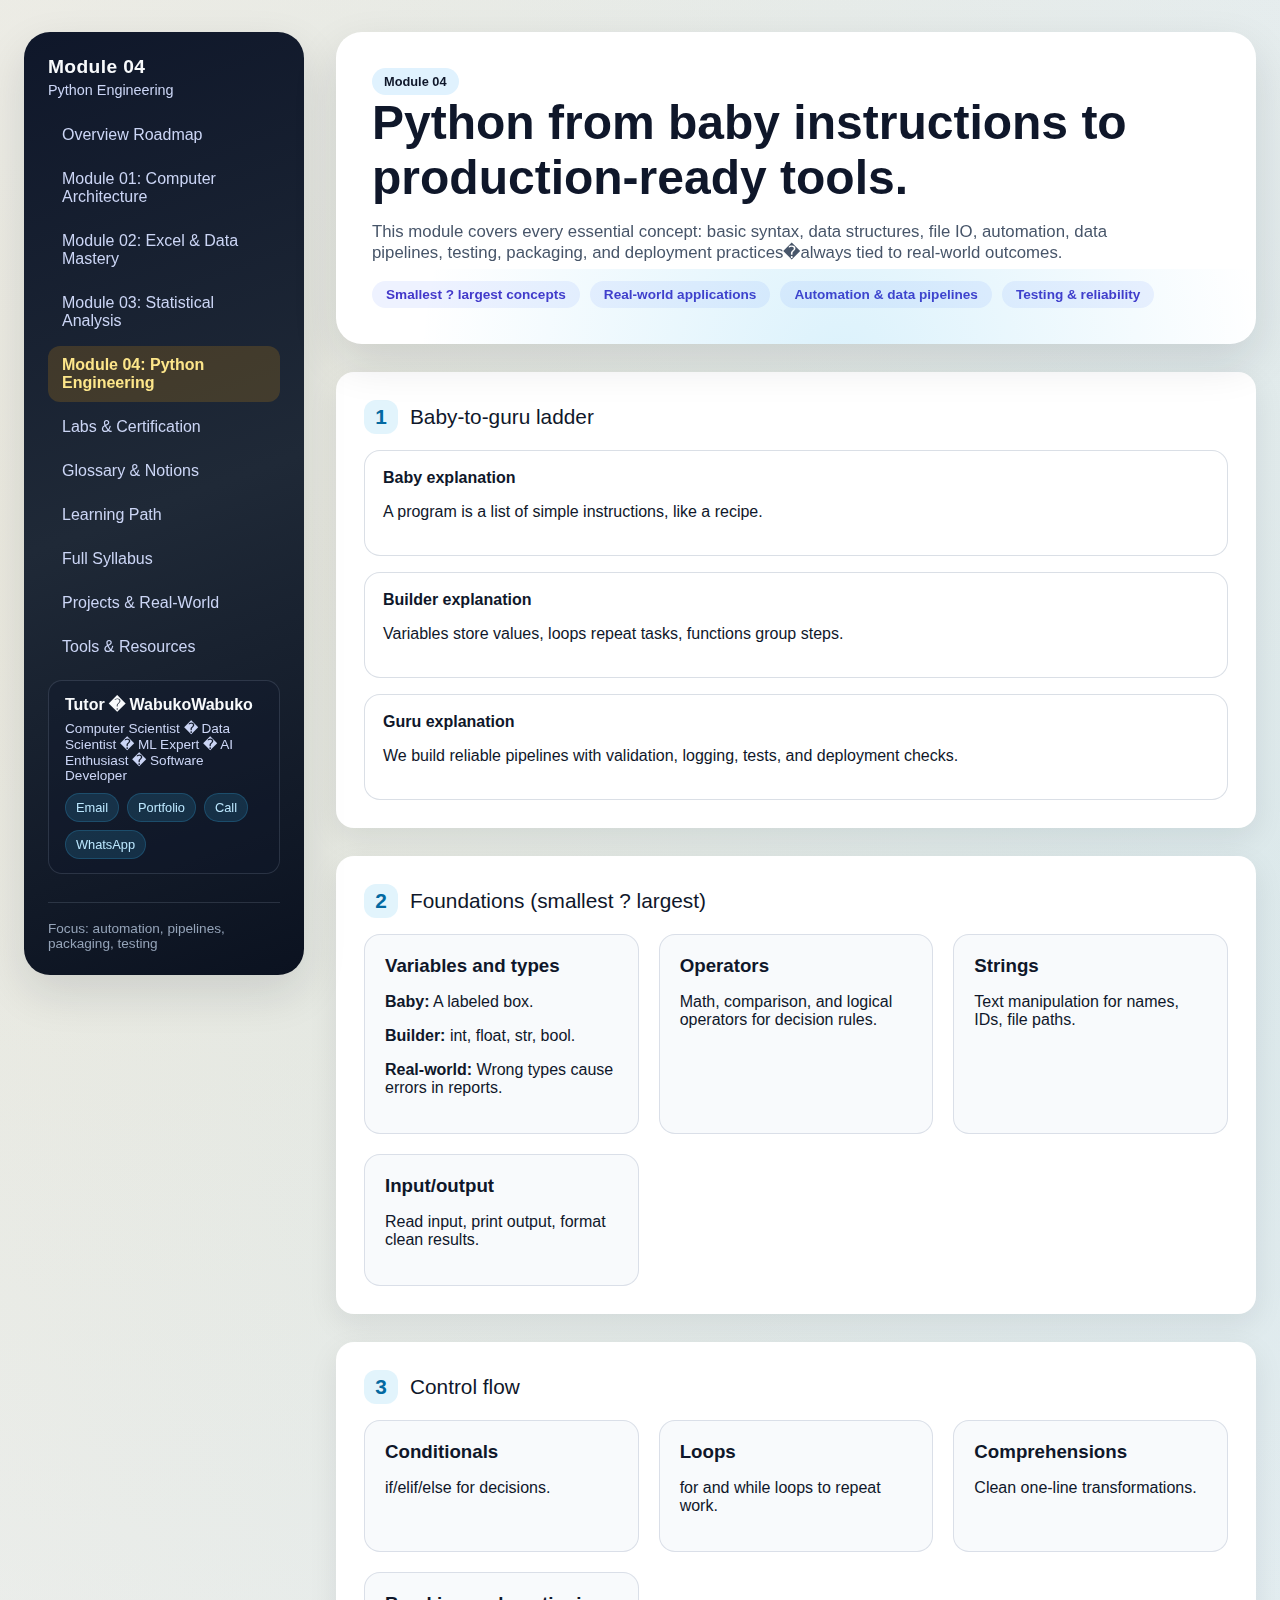
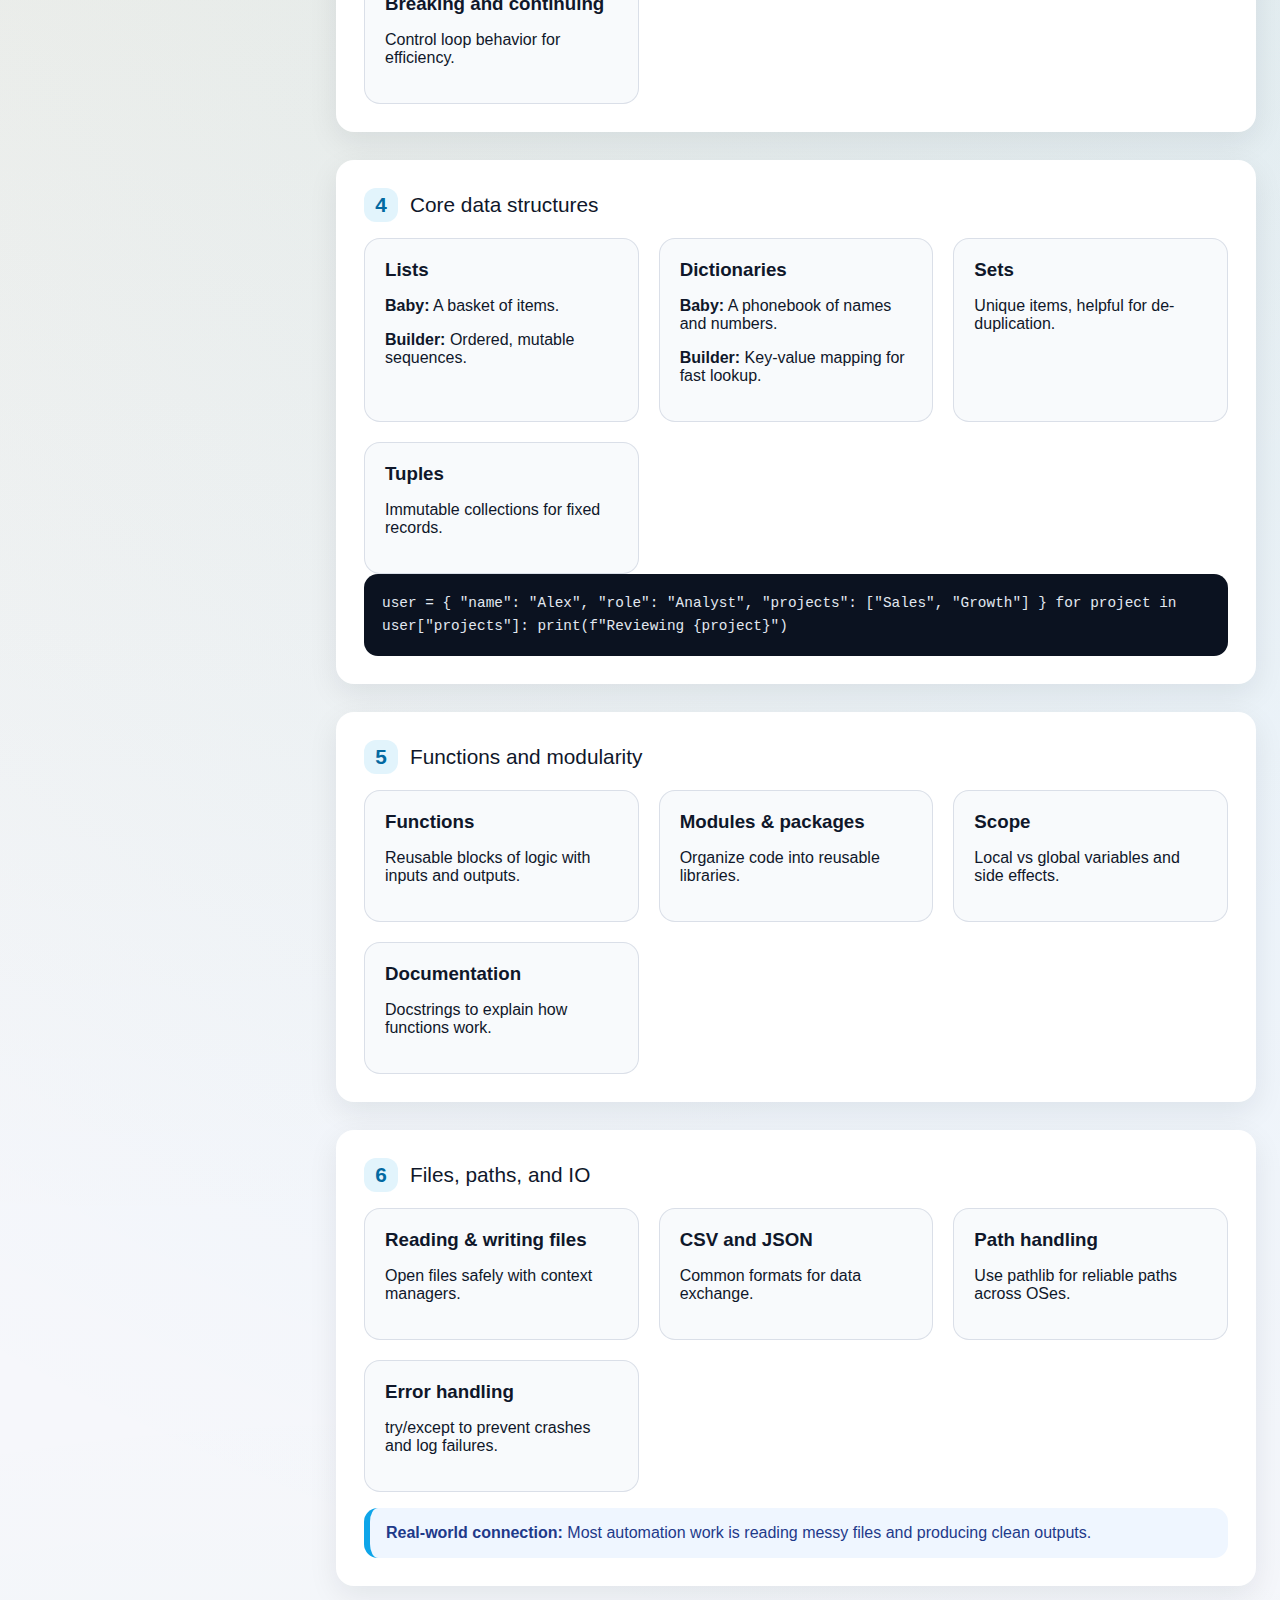
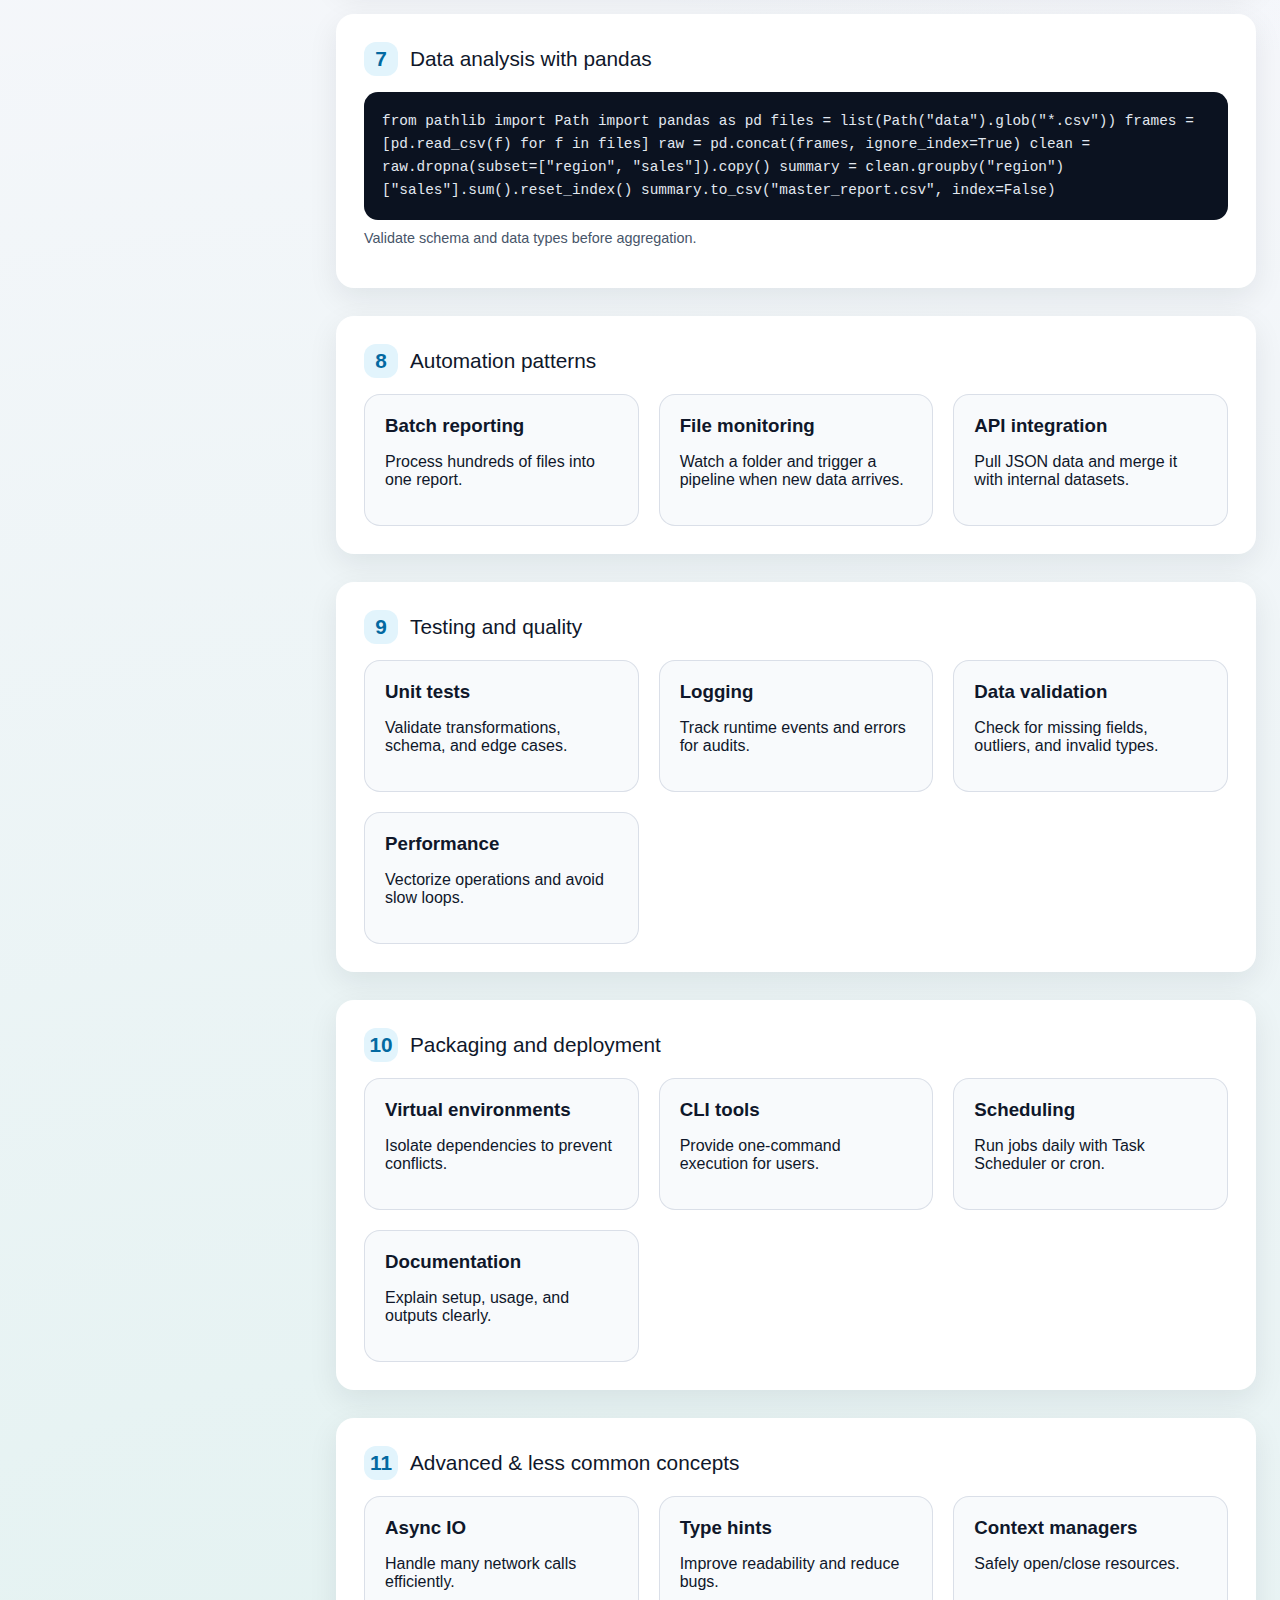
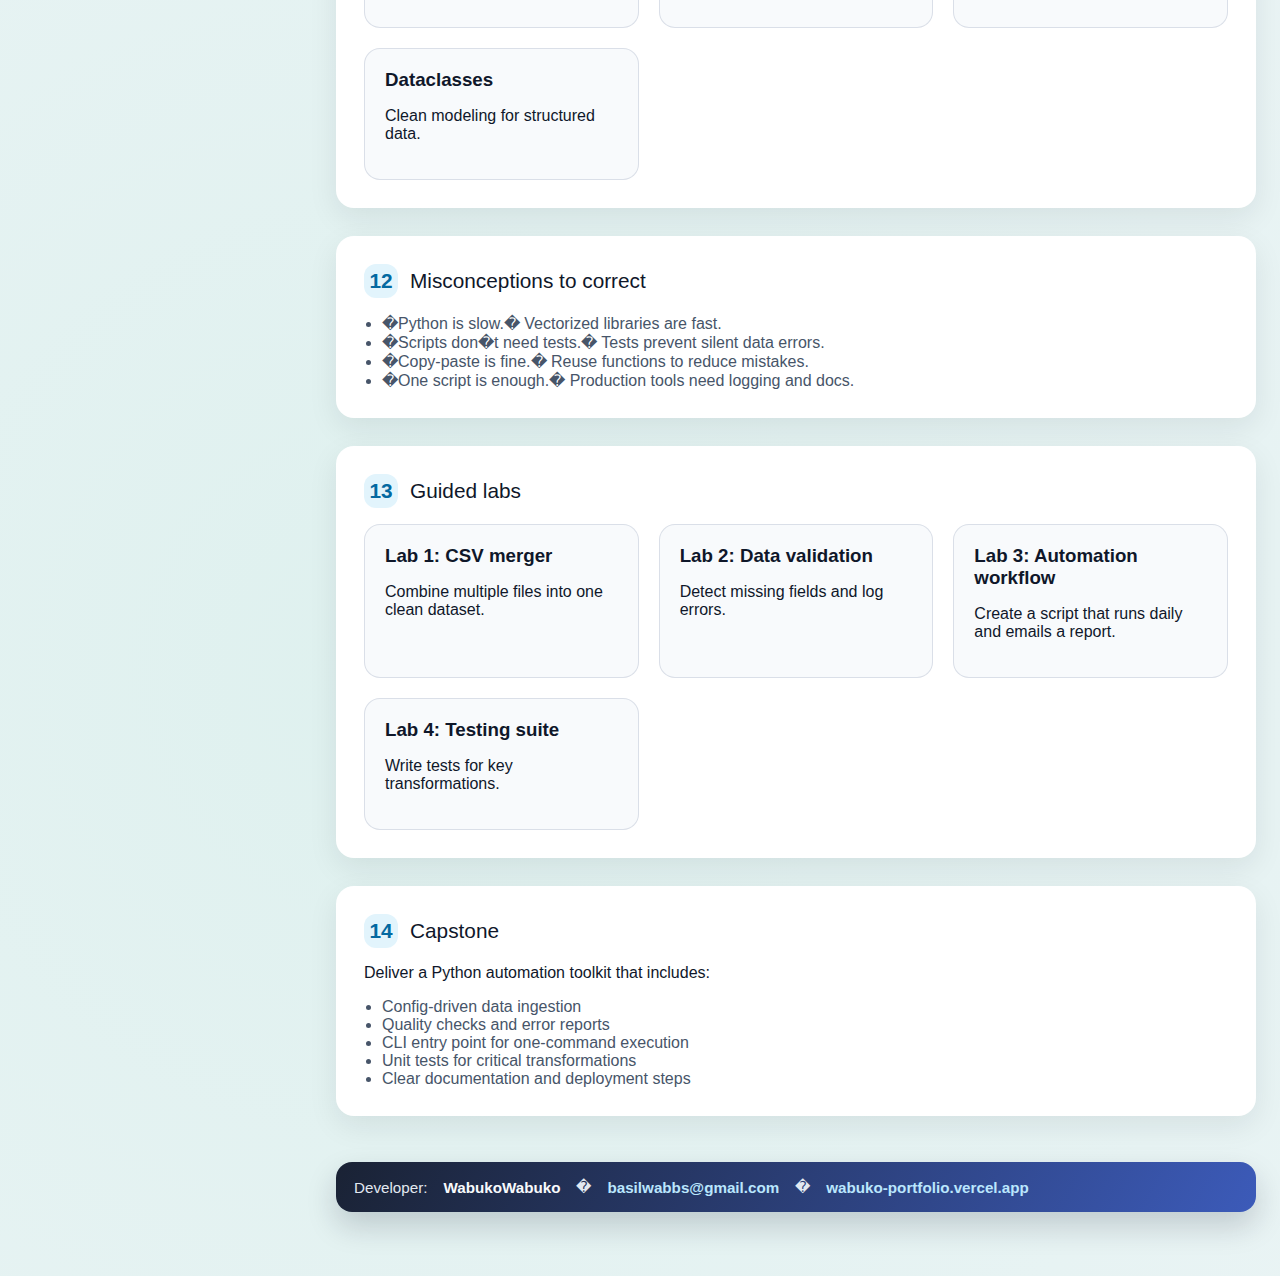
<file: python.html>
<!DOCTYPE html>
<html lang="en">
<head>
  <meta charset="UTF-8">
  <meta name="viewport" content="width=device-width, initial-scale=1">
  <title>Module 04: Python Engineering</title>
  <link rel="stylesheet" href="styles.css">
</head>
<body>
  <div class="layout">
    <aside class="sidebar">
      <div class="brand">Module 04</div>
      <div class="tagline">Python Engineering</div>
      <button class="menu-toggle" type="button" aria-label="Toggle menu">? Menu</button>
      <nav class="nav">
        <a href="index.html">Overview Roadmap</a>
        <a href="basics.html">Module 01: Computer Architecture</a>
        <a href="excel_guru.html">Module 02: Excel & Data Mastery</a>
        <a href="analysis.html">Module 03: Statistical Analysis</a>
        <a class="active" href="python.html">Module 04: Python Engineering</a>
        <a href="tasks.html">Labs & Certification</a>
        <a href="glossary.html">Glossary & Notions</a>
        <a href="learning_path.html">Learning Path</a>
        <a href="syllabus.html">Full Syllabus</a>
        <a href="projects.html">Projects & Real-World</a>
        <a href="resources.html">Tools & Resources</a>
      </nav>
            <div class="tutor-card">
        <div class="tutor-title">Tutor � WabukoWabuko</div>
        <div class="tutor-role">Computer Scientist � Data Scientist � ML Expert � AI Enthusiast � Software Developer</div>
        <div class="tutor-links">
          <a href="mailto:basilwabbs@gmail.com">Email</a>
          <a href="https://wabuko-portfolio.vercel.app" target="_blank" rel="noreferrer">Portfolio</a>
          <a href="tel:+254740750403">Call</a>
          <a href="https://wa.me/254740750403" target="_blank" rel="noreferrer">WhatsApp</a>
        </div>
      </div>

      <div class="meta">Focus: automation, pipelines, packaging, testing</div>
    </aside>

    <main class="main">
      <section class="hero reveal">
        <div class="badge">Module 04</div>
        <h1>Python from baby instructions to production-ready tools.</h1>
        <p>
          This module covers every essential concept: basic syntax, data structures, file IO,
          automation, data pipelines, testing, packaging, and deployment practices�always tied
          to real-world outcomes.
        </p>
        <div class="pill-group">
          <div class="pill">Smallest ? largest concepts</div>
          <div class="pill">Real-world applications</div>
          <div class="pill">Automation & data pipelines</div>
          <div class="pill">Testing & reliability</div>
        </div>
      </section>

      <section class="section reveal">
        <div class="section-title"><span>1</span>Baby-to-guru ladder</div>
        <div class="levels">
          <div class="level">
            <div class="label">Baby explanation</div>
            <p>A program is a list of simple instructions, like a recipe.</p>
          </div>
          <div class="level">
            <div class="label">Builder explanation</div>
            <p>Variables store values, loops repeat tasks, functions group steps.</p>
          </div>
          <div class="level">
            <div class="label">Guru explanation</div>
            <p>We build reliable pipelines with validation, logging, tests, and deployment checks.</p>
          </div>
        </div>
      </section>

      <section class="section reveal">
        <div class="section-title"><span>2</span>Foundations (smallest ? largest)</div>
        <div class="grid two">
          <div class="card">
            <h3>Variables and types</h3>
            <p><strong>Baby:</strong> A labeled box.</p>
            <p><strong>Builder:</strong> int, float, str, bool.</p>
            <p><strong>Real-world:</strong> Wrong types cause errors in reports.</p>
          </div>
          <div class="card">
            <h3>Operators</h3>
            <p>Math, comparison, and logical operators for decision rules.</p>
          </div>
          <div class="card">
            <h3>Strings</h3>
            <p>Text manipulation for names, IDs, file paths.</p>
          </div>
          <div class="card">
            <h3>Input/output</h3>
            <p>Read input, print output, format clean results.</p>
          </div>
        </div>
      </section>

      <section class="section reveal">
        <div class="section-title"><span>3</span>Control flow</div>
        <div class="grid two">
          <div class="card">
            <h3>Conditionals</h3>
            <p>if/elif/else for decisions.</p>
          </div>
          <div class="card">
            <h3>Loops</h3>
            <p>for and while loops to repeat work.</p>
          </div>
          <div class="card">
            <h3>Comprehensions</h3>
            <p>Clean one-line transformations.</p>
          </div>
          <div class="card">
            <h3>Breaking and continuing</h3>
            <p>Control loop behavior for efficiency.</p>
          </div>
        </div>
      </section>

      <section class="section reveal">
        <div class="section-title"><span>4</span>Core data structures</div>
        <div class="grid two">
          <div class="card">
            <h3>Lists</h3>
            <p><strong>Baby:</strong> A basket of items.</p>
            <p><strong>Builder:</strong> Ordered, mutable sequences.</p>
          </div>
          <div class="card">
            <h3>Dictionaries</h3>
            <p><strong>Baby:</strong> A phonebook of names and numbers.</p>
            <p><strong>Builder:</strong> Key-value mapping for fast lookup.</p>
          </div>
          <div class="card">
            <h3>Sets</h3>
            <p>Unique items, helpful for de-duplication.</p>
          </div>
          <div class="card">
            <h3>Tuples</h3>
            <p>Immutable collections for fixed records.</p>
          </div>
        </div>
        <div class="code-block">user = {
  "name": "Alex",
  "role": "Analyst",
  "projects": ["Sales", "Growth"]
}
for project in user["projects"]:
  print(f"Reviewing {project}")</div>
      </section>

      <section class="section reveal">
        <div class="section-title"><span>5</span>Functions and modularity</div>
        <div class="grid two">
          <div class="card">
            <h3>Functions</h3>
            <p>Reusable blocks of logic with inputs and outputs.</p>
          </div>
          <div class="card">
            <h3>Modules & packages</h3>
            <p>Organize code into reusable libraries.</p>
          </div>
          <div class="card">
            <h3>Scope</h3>
            <p>Local vs global variables and side effects.</p>
          </div>
          <div class="card">
            <h3>Documentation</h3>
            <p>Docstrings to explain how functions work.</p>
          </div>
        </div>
      </section>

      <section class="section reveal">
        <div class="section-title"><span>6</span>Files, paths, and IO</div>
        <div class="grid two">
          <div class="card">
            <h3>Reading & writing files</h3>
            <p>Open files safely with context managers.</p>
          </div>
          <div class="card">
            <h3>CSV and JSON</h3>
            <p>Common formats for data exchange.</p>
          </div>
          <div class="card">
            <h3>Path handling</h3>
            <p>Use pathlib for reliable paths across OSes.</p>
          </div>
          <div class="card">
            <h3>Error handling</h3>
            <p>try/except to prevent crashes and log failures.</p>
          </div>
        </div>
        <div class="note" style="margin-top: 16px;">
          <strong>Real-world connection:</strong> Most automation work is reading messy files and producing clean outputs.
        </div>
      </section>

      <section class="section reveal">
        <div class="section-title"><span>7</span>Data analysis with pandas</div>
        <div class="code-block">from pathlib import Path
import pandas as pd

files = list(Path("data").glob("*.csv"))
frames = [pd.read_csv(f) for f in files]
raw = pd.concat(frames, ignore_index=True)
clean = raw.dropna(subset=["region", "sales"]).copy()
summary = clean.groupby("region")["sales"].sum().reset_index()
summary.to_csv("master_report.csv", index=False)
</div>
        <p class="footer">Validate schema and data types before aggregation.</p>
      </section>

      <section class="section reveal">
        <div class="section-title"><span>8</span>Automation patterns</div>
        <div class="grid three">
          <div class="card">
            <h3>Batch reporting</h3>
            <p>Process hundreds of files into one report.</p>
          </div>
          <div class="card">
            <h3>File monitoring</h3>
            <p>Watch a folder and trigger a pipeline when new data arrives.</p>
          </div>
          <div class="card">
            <h3>API integration</h3>
            <p>Pull JSON data and merge it with internal datasets.</p>
          </div>
        </div>
      </section>

      <section class="section reveal">
        <div class="section-title"><span>9</span>Testing and quality</div>
        <div class="grid two">
          <div class="card">
            <h3>Unit tests</h3>
            <p>Validate transformations, schema, and edge cases.</p>
          </div>
          <div class="card">
            <h3>Logging</h3>
            <p>Track runtime events and errors for audits.</p>
          </div>
          <div class="card">
            <h3>Data validation</h3>
            <p>Check for missing fields, outliers, and invalid types.</p>
          </div>
          <div class="card">
            <h3>Performance</h3>
            <p>Vectorize operations and avoid slow loops.</p>
          </div>
        </div>
      </section>

      <section class="section reveal">
        <div class="section-title"><span>10</span>Packaging and deployment</div>
        <div class="grid two">
          <div class="card">
            <h3>Virtual environments</h3>
            <p>Isolate dependencies to prevent conflicts.</p>
          </div>
          <div class="card">
            <h3>CLI tools</h3>
            <p>Provide one-command execution for users.</p>
          </div>
          <div class="card">
            <h3>Scheduling</h3>
            <p>Run jobs daily with Task Scheduler or cron.</p>
          </div>
          <div class="card">
            <h3>Documentation</h3>
            <p>Explain setup, usage, and outputs clearly.</p>
          </div>
        </div>
      </section>

      <section class="section reveal">
        <div class="section-title"><span>11</span>Advanced & less common concepts</div>
        <div class="grid two">
          <div class="card">
            <h3>Async IO</h3>
            <p>Handle many network calls efficiently.</p>
          </div>
          <div class="card">
            <h3>Type hints</h3>
            <p>Improve readability and reduce bugs.</p>
          </div>
          <div class="card">
            <h3>Context managers</h3>
            <p>Safely open/close resources.</p>
          </div>
          <div class="card">
            <h3>Dataclasses</h3>
            <p>Clean modeling for structured data.</p>
          </div>
        </div>
      </section>

      <section class="section reveal">
        <div class="section-title"><span>12</span>Misconceptions to correct</div>
        <ul class="list">
          <li>�Python is slow.� Vectorized libraries are fast.</li>
          <li>�Scripts don�t need tests.� Tests prevent silent data errors.</li>
          <li>�Copy-paste is fine.� Reuse functions to reduce mistakes.</li>
          <li>�One script is enough.� Production tools need logging and docs.</li>
        </ul>
      </section>

      <section class="section reveal">
        <div class="section-title"><span>13</span>Guided labs</div>
        <div class="grid two">
          <div class="card">
            <h3>Lab 1: CSV merger</h3>
            <p>Combine multiple files into one clean dataset.</p>
          </div>
          <div class="card">
            <h3>Lab 2: Data validation</h3>
            <p>Detect missing fields and log errors.</p>
          </div>
          <div class="card">
            <h3>Lab 3: Automation workflow</h3>
            <p>Create a script that runs daily and emails a report.</p>
          </div>
          <div class="card">
            <h3>Lab 4: Testing suite</h3>
            <p>Write tests for key transformations.</p>
          </div>
        </div>
      </section>

      <section class="section reveal">
        <div class="section-title"><span>14</span>Capstone</div>
        <p>Deliver a Python automation toolkit that includes:</p>
        <ul class="list">
          <li>Config-driven data ingestion</li>
          <li>Quality checks and error reports</li>
          <li>CLI entry point for one-command execution</li>
          <li>Unit tests for critical transformations</li>
          <li>Clear documentation and deployment steps</li>
        </ul>
      </section>

      <footer class="footer developer">
        Developer: <strong>WabukoWabuko</strong> � <a href="mailto:basilwabbs@gmail.com">basilwabbs@gmail.com</a> � <a href="https://wabuko-portfolio.vercel.app" target="_blank" rel="noreferrer">wabuko-portfolio.vercel.app</a>
      </footer>
    </main>
  </div>
  <script>
    const toggle = document.querySelector('.menu-toggle');
    if (toggle) {
      toggle.addEventListener('click', () => {
        document.body.classList.toggle('nav-open');
      });
    }
    document.querySelectorAll('.nav a').forEach(link => {
      link.addEventListener('click', () => {
        document.body.classList.remove('nav-open');
      });
    });
  </script>
</body></html>
</file>
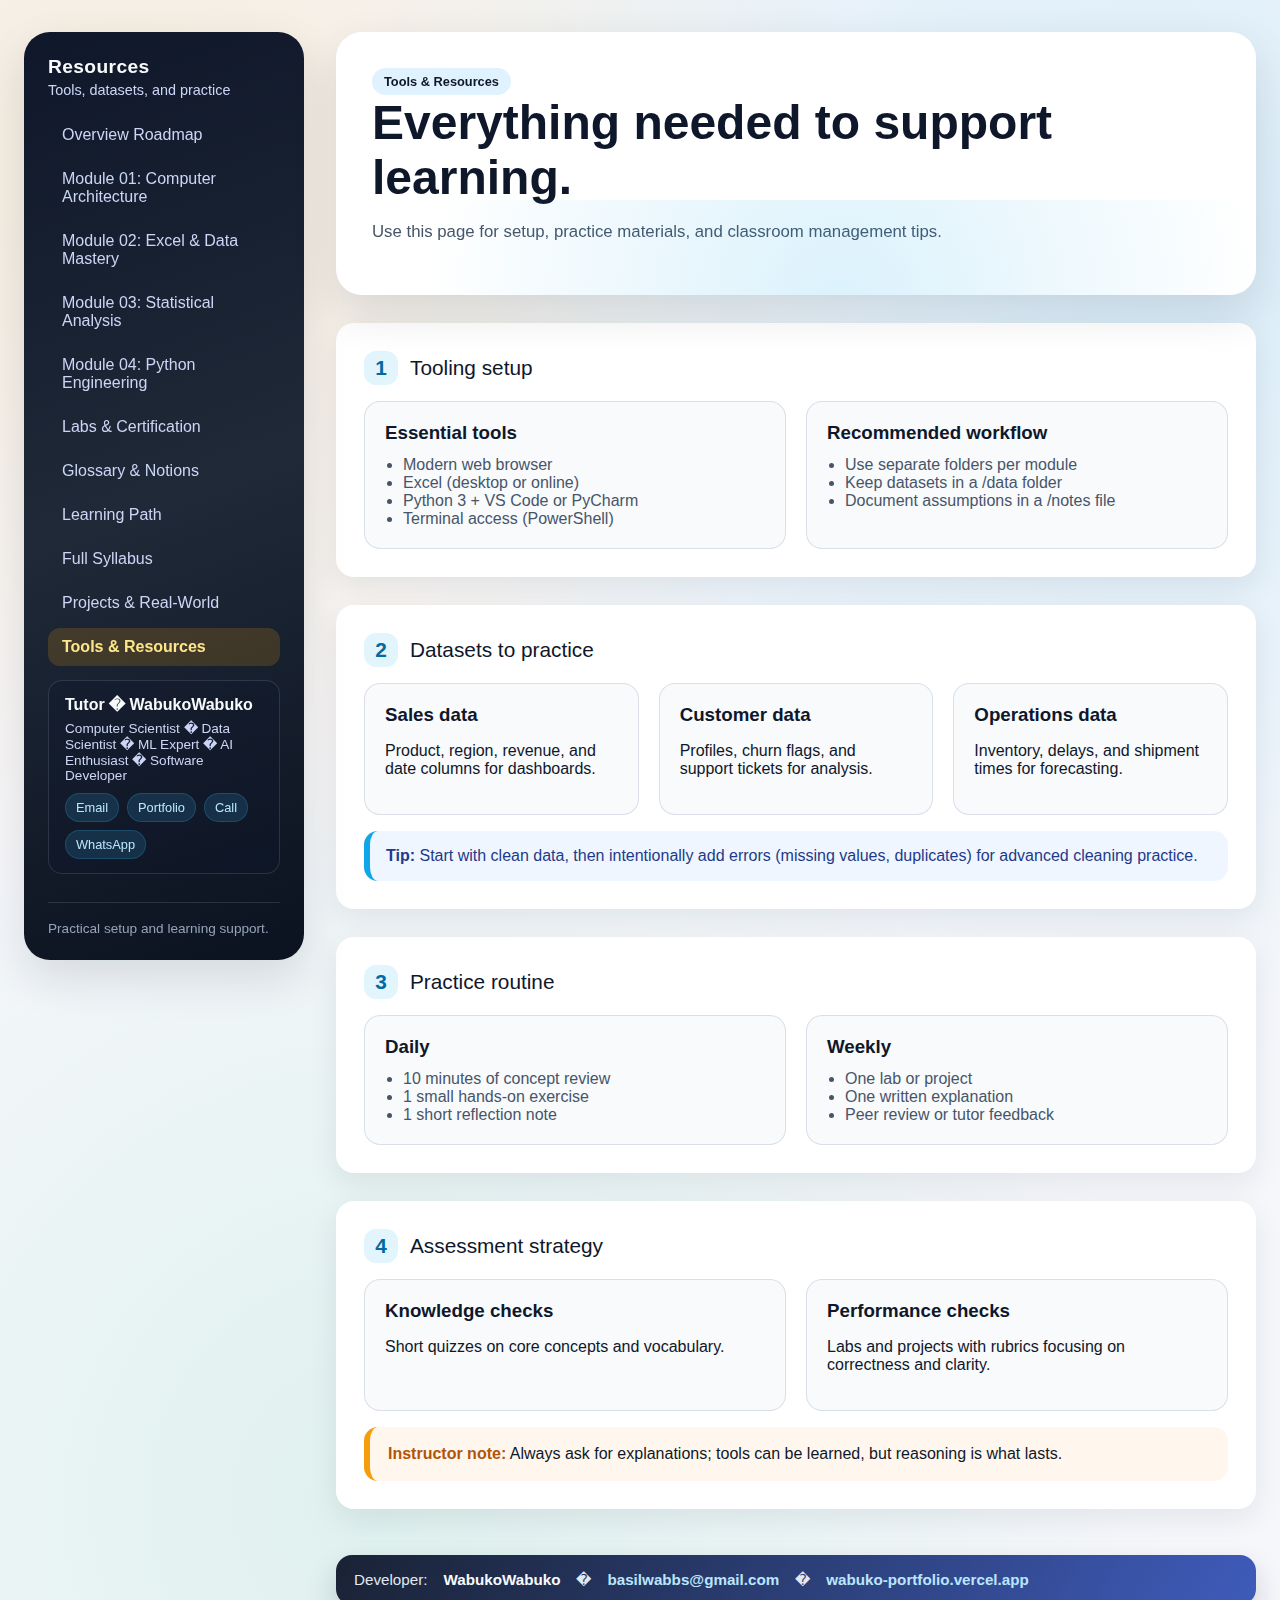
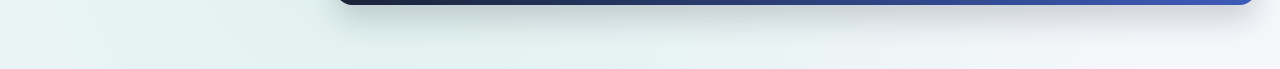
<file: resources.html>
<!DOCTYPE html>
<html lang="en">
<head>
  <meta charset="UTF-8">
  <meta name="viewport" content="width=device-width, initial-scale=1">
  <title>Tools & Resources</title>
  <link rel="stylesheet" href="styles.css">
</head>
<body>
  <div class="layout">
    <aside class="sidebar">
      <div class="brand">Resources</div>
      <div class="tagline">Tools, datasets, and practice</div>
      <button class="menu-toggle" type="button" aria-label="Toggle menu">? Menu</button>
      <nav class="nav">
        <a href="index.html">Overview Roadmap</a>
        <a href="basics.html">Module 01: Computer Architecture</a>
        <a href="excel_guru.html">Module 02: Excel & Data Mastery</a>
        <a href="analysis.html">Module 03: Statistical Analysis</a>
        <a href="python.html">Module 04: Python Engineering</a>
        <a href="tasks.html">Labs & Certification</a>
        <a href="glossary.html">Glossary & Notions</a>
        <a href="learning_path.html">Learning Path</a>
        <a href="syllabus.html">Full Syllabus</a>
        <a href="projects.html">Projects & Real-World</a>
        <a class="active" href="resources.html">Tools & Resources</a>
      </nav>
            <div class="tutor-card">
        <div class="tutor-title">Tutor � WabukoWabuko</div>
        <div class="tutor-role">Computer Scientist � Data Scientist � ML Expert � AI Enthusiast � Software Developer</div>
        <div class="tutor-links">
          <a href="mailto:basilwabbs@gmail.com">Email</a>
          <a href="https://wabuko-portfolio.vercel.app" target="_blank" rel="noreferrer">Portfolio</a>
          <a href="tel:+254740750403">Call</a>
          <a href="https://wa.me/254740750403" target="_blank" rel="noreferrer">WhatsApp</a>
        </div>
      </div>

      <div class="meta">Practical setup and learning support.</div>
    </aside>

    <main class="main">
      <section class="hero reveal">
        <div class="badge">Tools & Resources</div>
        <h1>Everything needed to support learning.</h1>
        <p>
          Use this page for setup, practice materials, and classroom management tips.
        </p>
      </section>

      <section class="section reveal">
        <div class="section-title"><span>1</span>Tooling setup</div>
        <div class="grid two">
          <div class="card">
            <h3>Essential tools</h3>
            <ul class="list">
              <li>Modern web browser</li>
              <li>Excel (desktop or online)</li>
              <li>Python 3 + VS Code or PyCharm</li>
              <li>Terminal access (PowerShell)</li>
            </ul>
          </div>
          <div class="card">
            <h3>Recommended workflow</h3>
            <ul class="list">
              <li>Use separate folders per module</li>
              <li>Keep datasets in a /data folder</li>
              <li>Document assumptions in a /notes file</li>
            </ul>
          </div>
        </div>
      </section>

      <section class="section reveal">
        <div class="section-title"><span>2</span>Datasets to practice</div>
        <div class="grid three">
          <div class="card">
            <h3>Sales data</h3>
            <p>Product, region, revenue, and date columns for dashboards.</p>
          </div>
          <div class="card">
            <h3>Customer data</h3>
            <p>Profiles, churn flags, and support tickets for analysis.</p>
          </div>
          <div class="card">
            <h3>Operations data</h3>
            <p>Inventory, delays, and shipment times for forecasting.</p>
          </div>
        </div>
        <div class="note" style="margin-top: 16px;">
          <strong>Tip:</strong> Start with clean data, then intentionally add errors (missing values, duplicates)
          for advanced cleaning practice.
        </div>
      </section>

      <section class="section reveal">
        <div class="section-title"><span>3</span>Practice routine</div>
        <div class="grid two">
          <div class="card">
            <h3>Daily</h3>
            <ul class="list">
              <li>10 minutes of concept review</li>
              <li>1 small hands-on exercise</li>
              <li>1 short reflection note</li>
            </ul>
          </div>
          <div class="card">
            <h3>Weekly</h3>
            <ul class="list">
              <li>One lab or project</li>
              <li>One written explanation</li>
              <li>Peer review or tutor feedback</li>
            </ul>
          </div>
        </div>
      </section>

      <section class="section reveal">
        <div class="section-title"><span>4</span>Assessment strategy</div>
        <div class="grid two">
          <div class="card">
            <h3>Knowledge checks</h3>
            <p>Short quizzes on core concepts and vocabulary.</p>
          </div>
          <div class="card">
            <h3>Performance checks</h3>
            <p>Labs and projects with rubrics focusing on correctness and clarity.</p>
          </div>
        </div>
        <div class="callout" style="margin-top: 16px;">
          <strong>Instructor note:</strong> Always ask for explanations; tools can be learned, but reasoning is what lasts.
        </div>
      </section>

      <footer class="footer developer">
        Developer: <strong>WabukoWabuko</strong> � <a href="mailto:basilwabbs@gmail.com">basilwabbs@gmail.com</a> � <a href="https://wabuko-portfolio.vercel.app" target="_blank" rel="noreferrer">wabuko-portfolio.vercel.app</a>
      </footer>
    </main>
  </div>
  <script>
    const toggle = document.querySelector('.menu-toggle');
    if (toggle) {
      toggle.addEventListener('click', () => {
        document.body.classList.toggle('nav-open');
      });
    }
    document.querySelectorAll('.nav a').forEach(link => {
      link.addEventListener('click', () => {
        document.body.classList.remove('nav-open');
      });
    });
  </script>
</body></html>
</file>
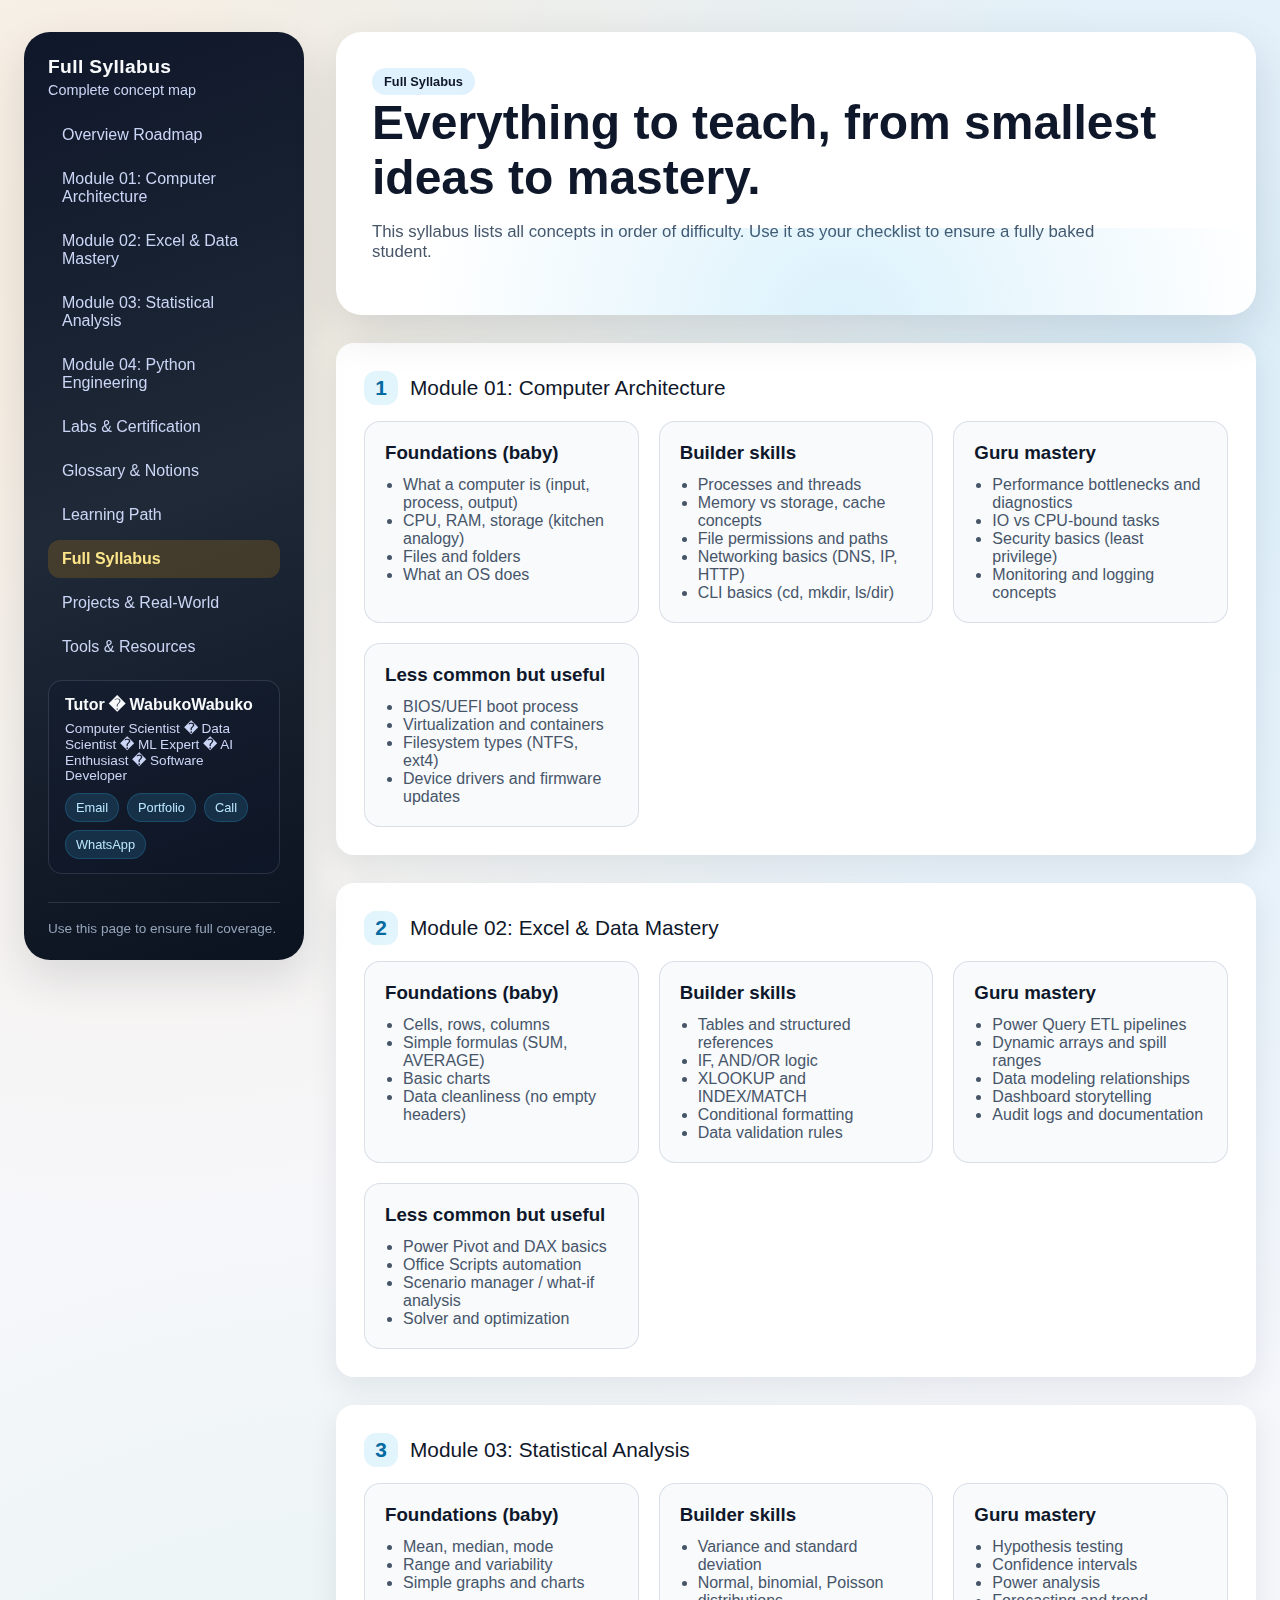
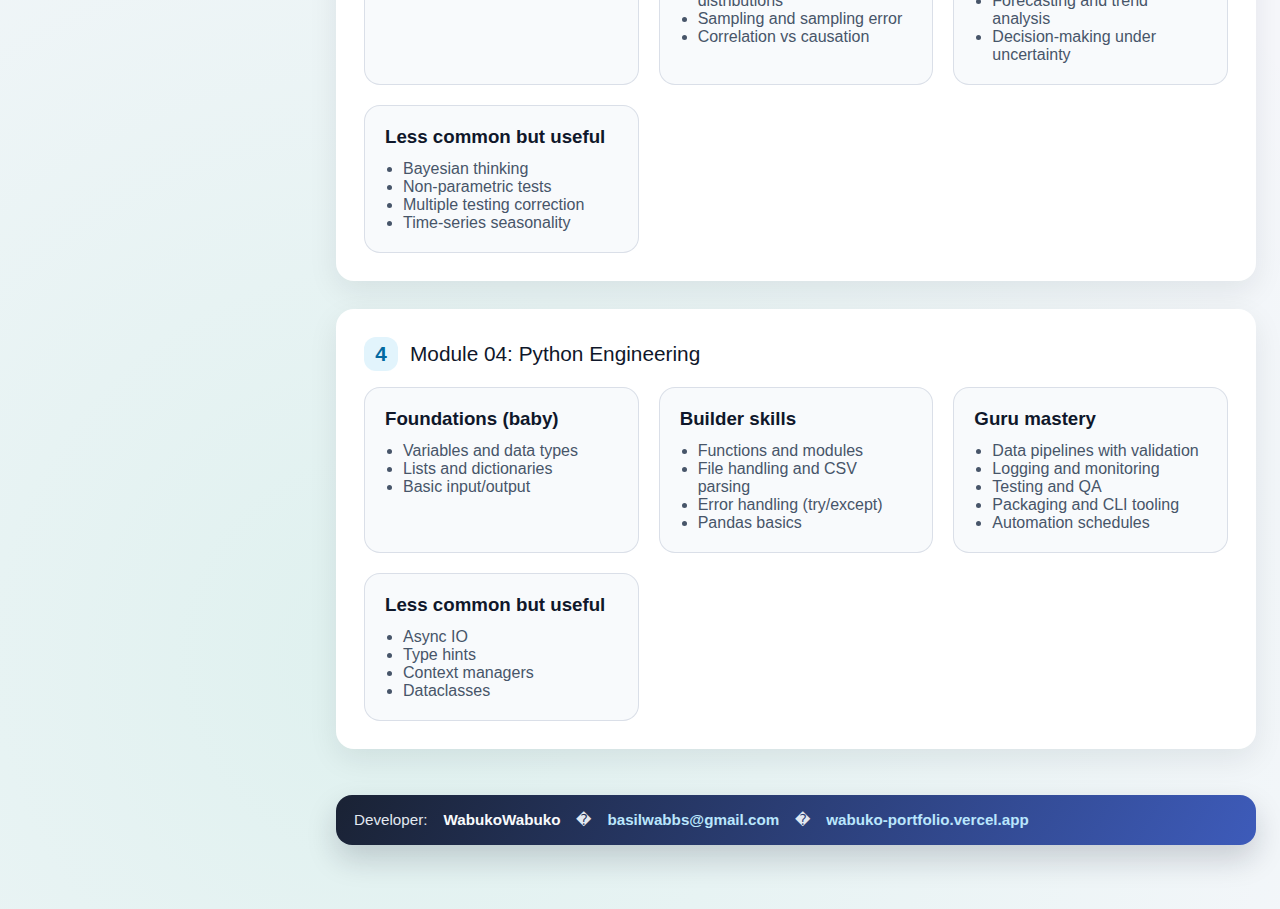
<file: syllabus.html>
<!DOCTYPE html>
<html lang="en">
<head>
  <meta charset="UTF-8">
  <meta name="viewport" content="width=device-width, initial-scale=1">
  <title>Full Syllabus</title>
  <link rel="stylesheet" href="styles.css">
</head>
<body>
  <div class="layout">
    <aside class="sidebar">
      <div class="brand">Full Syllabus</div>
      <div class="tagline">Complete concept map</div>
      <button class="menu-toggle" type="button" aria-label="Toggle menu">? Menu</button>
      <nav class="nav">
        <a href="index.html">Overview Roadmap</a>
        <a href="basics.html">Module 01: Computer Architecture</a>
        <a href="excel_guru.html">Module 02: Excel & Data Mastery</a>
        <a href="analysis.html">Module 03: Statistical Analysis</a>
        <a href="python.html">Module 04: Python Engineering</a>
        <a href="tasks.html">Labs & Certification</a>
        <a href="glossary.html">Glossary & Notions</a>
        <a href="learning_path.html">Learning Path</a>
        <a class="active" href="syllabus.html">Full Syllabus</a>
        <a href="projects.html">Projects & Real-World</a>
        <a href="resources.html">Tools & Resources</a>
      </nav>
            <div class="tutor-card">
        <div class="tutor-title">Tutor � WabukoWabuko</div>
        <div class="tutor-role">Computer Scientist � Data Scientist � ML Expert � AI Enthusiast � Software Developer</div>
        <div class="tutor-links">
          <a href="mailto:basilwabbs@gmail.com">Email</a>
          <a href="https://wabuko-portfolio.vercel.app" target="_blank" rel="noreferrer">Portfolio</a>
          <a href="tel:+254740750403">Call</a>
          <a href="https://wa.me/254740750403" target="_blank" rel="noreferrer">WhatsApp</a>
        </div>
      </div>

      <div class="meta">Use this page to ensure full coverage.</div>
    </aside>

    <main class="main">
      <section class="hero reveal">
        <div class="badge">Full Syllabus</div>
        <h1>Everything to teach, from smallest ideas to mastery.</h1>
        <p>
          This syllabus lists all concepts in order of difficulty. Use it as your checklist
          to ensure a fully baked student.
        </p>
      </section>

      <section class="section reveal">
        <div class="section-title"><span>1</span>Module 01: Computer Architecture</div>
        <div class="grid two">
          <div class="card">
            <h3>Foundations (baby)</h3>
            <ul class="list">
              <li>What a computer is (input, process, output)</li>
              <li>CPU, RAM, storage (kitchen analogy)</li>
              <li>Files and folders</li>
              <li>What an OS does</li>
            </ul>
          </div>
          <div class="card">
            <h3>Builder skills</h3>
            <ul class="list">
              <li>Processes and threads</li>
              <li>Memory vs storage, cache concepts</li>
              <li>File permissions and paths</li>
              <li>Networking basics (DNS, IP, HTTP)</li>
              <li>CLI basics (cd, mkdir, ls/dir)</li>
            </ul>
          </div>
          <div class="card">
            <h3>Guru mastery</h3>
            <ul class="list">
              <li>Performance bottlenecks and diagnostics</li>
              <li>IO vs CPU-bound tasks</li>
              <li>Security basics (least privilege)</li>
              <li>Monitoring and logging concepts</li>
            </ul>
          </div>
          <div class="card">
            <h3>Less common but useful</h3>
            <ul class="list">
              <li>BIOS/UEFI boot process</li>
              <li>Virtualization and containers</li>
              <li>Filesystem types (NTFS, ext4)</li>
              <li>Device drivers and firmware updates</li>
            </ul>
          </div>
        </div>
      </section>

      <section class="section reveal">
        <div class="section-title"><span>2</span>Module 02: Excel & Data Mastery</div>
        <div class="grid two">
          <div class="card">
            <h3>Foundations (baby)</h3>
            <ul class="list">
              <li>Cells, rows, columns</li>
              <li>Simple formulas (SUM, AVERAGE)</li>
              <li>Basic charts</li>
              <li>Data cleanliness (no empty headers)</li>
            </ul>
          </div>
          <div class="card">
            <h3>Builder skills</h3>
            <ul class="list">
              <li>Tables and structured references</li>
              <li>IF, AND/OR logic</li>
              <li>XLOOKUP and INDEX/MATCH</li>
              <li>Conditional formatting</li>
              <li>Data validation rules</li>
            </ul>
          </div>
          <div class="card">
            <h3>Guru mastery</h3>
            <ul class="list">
              <li>Power Query ETL pipelines</li>
              <li>Dynamic arrays and spill ranges</li>
              <li>Data modeling relationships</li>
              <li>Dashboard storytelling</li>
              <li>Audit logs and documentation</li>
            </ul>
          </div>
          <div class="card">
            <h3>Less common but useful</h3>
            <ul class="list">
              <li>Power Pivot and DAX basics</li>
              <li>Office Scripts automation</li>
              <li>Scenario manager / what-if analysis</li>
              <li>Solver and optimization</li>
            </ul>
          </div>
        </div>
      </section>

      <section class="section reveal">
        <div class="section-title"><span>3</span>Module 03: Statistical Analysis</div>
        <div class="grid two">
          <div class="card">
            <h3>Foundations (baby)</h3>
            <ul class="list">
              <li>Mean, median, mode</li>
              <li>Range and variability</li>
              <li>Simple graphs and charts</li>
            </ul>
          </div>
          <div class="card">
            <h3>Builder skills</h3>
            <ul class="list">
              <li>Variance and standard deviation</li>
              <li>Normal, binomial, Poisson distributions</li>
              <li>Sampling and sampling error</li>
              <li>Correlation vs causation</li>
            </ul>
          </div>
          <div class="card">
            <h3>Guru mastery</h3>
            <ul class="list">
              <li>Hypothesis testing</li>
              <li>Confidence intervals</li>
              <li>Power analysis</li>
              <li>Forecasting and trend analysis</li>
              <li>Decision-making under uncertainty</li>
            </ul>
          </div>
          <div class="card">
            <h3>Less common but useful</h3>
            <ul class="list">
              <li>Bayesian thinking</li>
              <li>Non-parametric tests</li>
              <li>Multiple testing correction</li>
              <li>Time-series seasonality</li>
            </ul>
          </div>
        </div>
      </section>

      <section class="section reveal">
        <div class="section-title"><span>4</span>Module 04: Python Engineering</div>
        <div class="grid two">
          <div class="card">
            <h3>Foundations (baby)</h3>
            <ul class="list">
              <li>Variables and data types</li>
              <li>Lists and dictionaries</li>
              <li>Basic input/output</li>
            </ul>
          </div>
          <div class="card">
            <h3>Builder skills</h3>
            <ul class="list">
              <li>Functions and modules</li>
              <li>File handling and CSV parsing</li>
              <li>Error handling (try/except)</li>
              <li>Pandas basics</li>
            </ul>
          </div>
          <div class="card">
            <h3>Guru mastery</h3>
            <ul class="list">
              <li>Data pipelines with validation</li>
              <li>Logging and monitoring</li>
              <li>Testing and QA</li>
              <li>Packaging and CLI tooling</li>
              <li>Automation schedules</li>
            </ul>
          </div>
          <div class="card">
            <h3>Less common but useful</h3>
            <ul class="list">
              <li>Async IO</li>
              <li>Type hints</li>
              <li>Context managers</li>
              <li>Dataclasses</li>
            </ul>
          </div>
        </div>
      </section>

      <footer class="footer developer">
        Developer: <strong>WabukoWabuko</strong> � <a href="mailto:basilwabbs@gmail.com">basilwabbs@gmail.com</a> � <a href="https://wabuko-portfolio.vercel.app" target="_blank" rel="noreferrer">wabuko-portfolio.vercel.app</a>
      </footer>
    </main>
  </div>
  <script>
    const toggle = document.querySelector('.menu-toggle');
    if (toggle) {
      toggle.addEventListener('click', () => {
        document.body.classList.toggle('nav-open');
      });
    }
    document.querySelectorAll('.nav a').forEach(link => {
      link.addEventListener('click', () => {
        document.body.classList.remove('nav-open');
      });
    });
  </script>
</body></html>
</file>
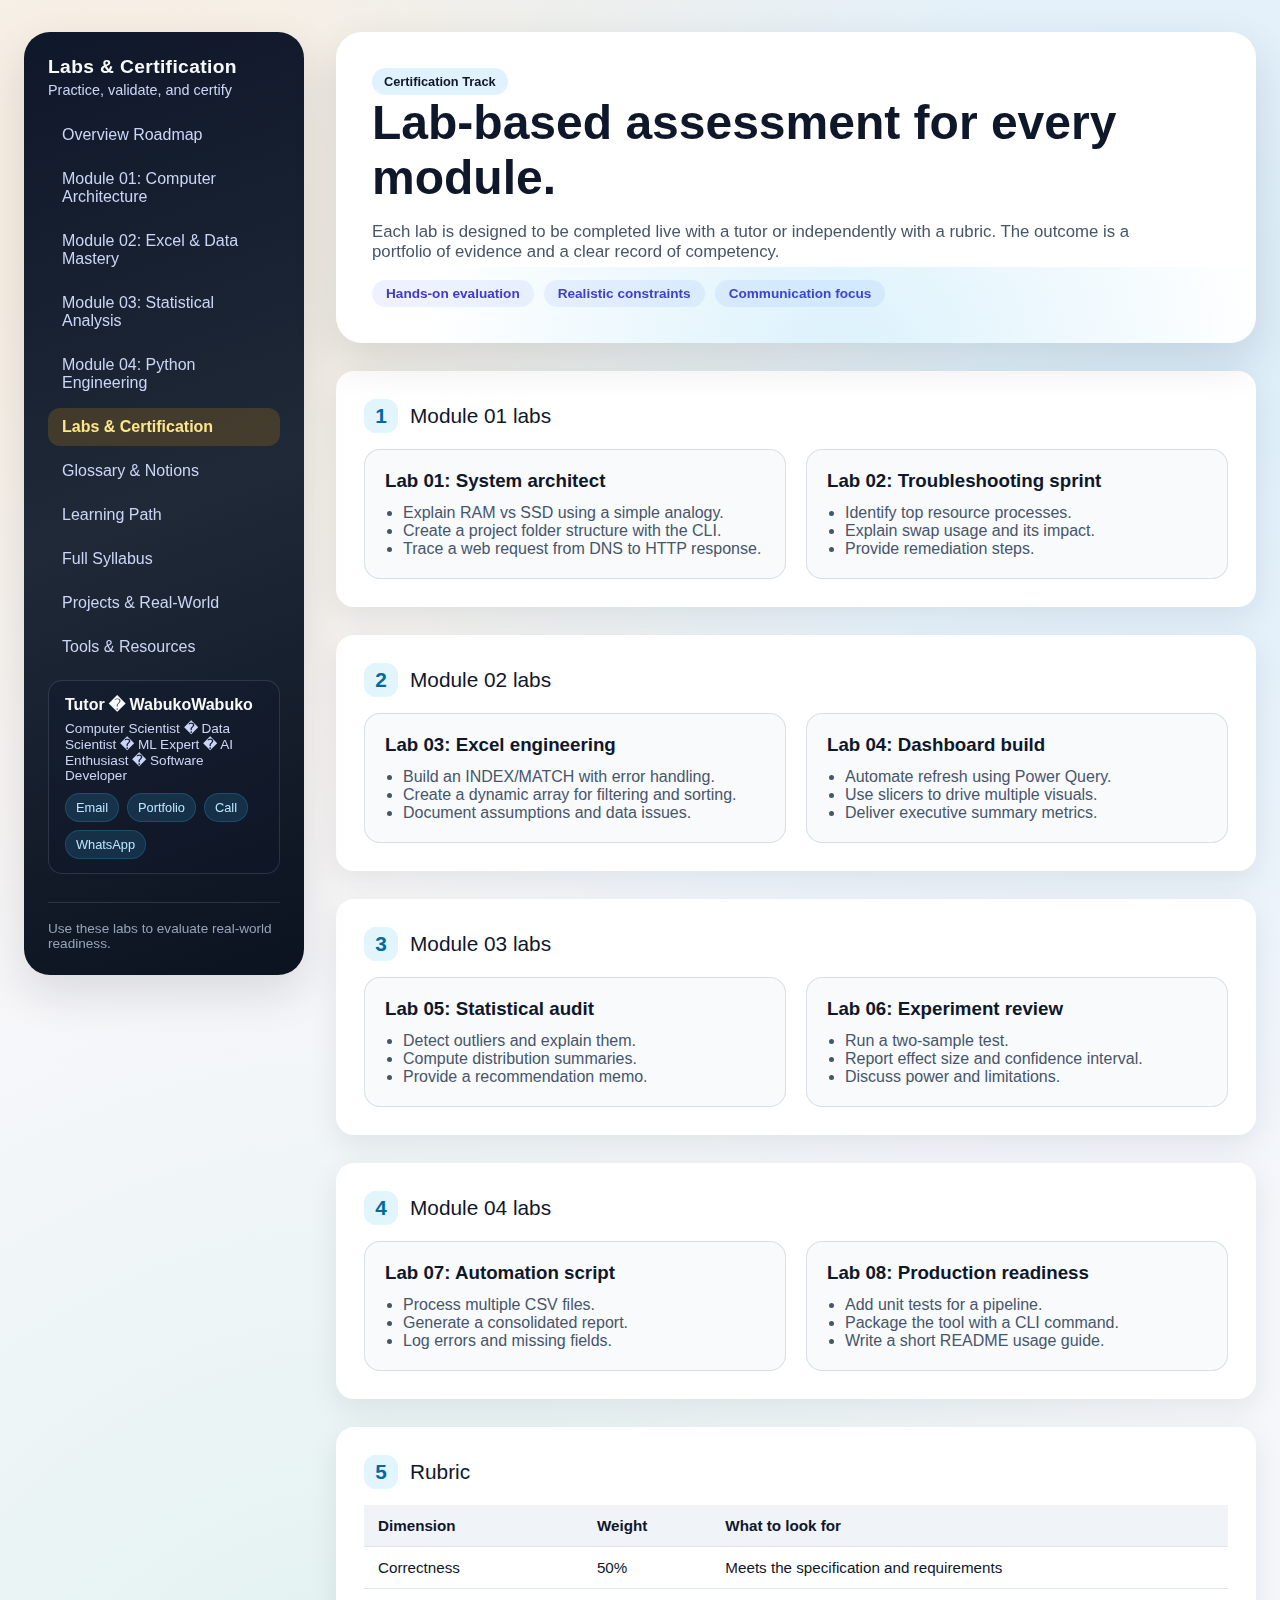
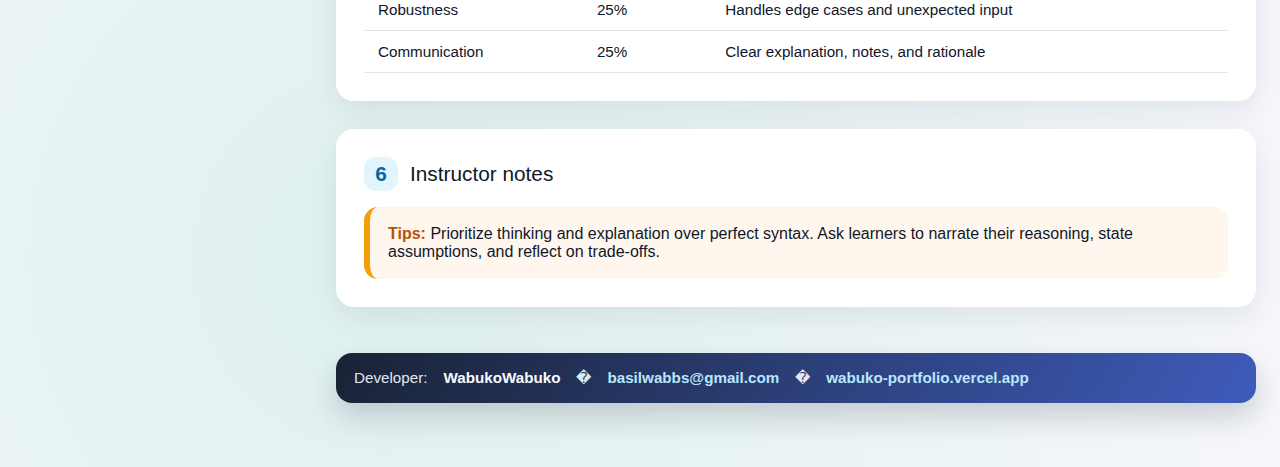
<file: tasks.html>
<!DOCTYPE html>
<html lang="en">
<head>
  <meta charset="UTF-8">
  <meta name="viewport" content="width=device-width, initial-scale=1">
  <title>Labs & Certification</title>
  <link rel="stylesheet" href="styles.css">
</head>
<body>
  <div class="layout">
    <aside class="sidebar">
      <div class="brand">Labs & Certification</div>
      <div class="tagline">Practice, validate, and certify</div>
      <button class="menu-toggle" type="button" aria-label="Toggle menu">? Menu</button>
      <nav class="nav">
        <a href="index.html">Overview Roadmap</a>
        <a href="basics.html">Module 01: Computer Architecture</a>
        <a href="excel_guru.html">Module 02: Excel & Data Mastery</a>
        <a href="analysis.html">Module 03: Statistical Analysis</a>
        <a href="python.html">Module 04: Python Engineering</a>
        <a class="active" href="tasks.html">Labs & Certification</a>
        <a href="glossary.html">Glossary & Notions</a>
        <a href="learning_path.html">Learning Path</a>
        <a href="syllabus.html">Full Syllabus</a>
        <a href="projects.html">Projects & Real-World</a>
        <a href="resources.html">Tools & Resources</a>
      </nav>
            <div class="tutor-card">
        <div class="tutor-title">Tutor � WabukoWabuko</div>
        <div class="tutor-role">Computer Scientist � Data Scientist � ML Expert � AI Enthusiast � Software Developer</div>
        <div class="tutor-links">
          <a href="mailto:basilwabbs@gmail.com">Email</a>
          <a href="https://wabuko-portfolio.vercel.app" target="_blank" rel="noreferrer">Portfolio</a>
          <a href="tel:+254740750403">Call</a>
          <a href="https://wa.me/254740750403" target="_blank" rel="noreferrer">WhatsApp</a>
        </div>
      </div>

      <div class="meta">Use these labs to evaluate real-world readiness.</div>
    </aside>

    <main class="main">
      <section class="hero reveal">
        <div class="badge">Certification Track</div>
        <h1>Lab-based assessment for every module.</h1>
        <p>
          Each lab is designed to be completed live with a tutor or independently with a rubric.
          The outcome is a portfolio of evidence and a clear record of competency.
        </p>
        <div class="pill-group">
          <div class="pill">Hands-on evaluation</div>
          <div class="pill">Realistic constraints</div>
          <div class="pill">Communication focus</div>
        </div>
      </section>

      <section class="section reveal">
        <div class="section-title"><span>1</span>Module 01 labs</div>
        <div class="grid two">
          <div class="card">
            <h3>Lab 01: System architect</h3>
            <ul class="list">
              <li>Explain RAM vs SSD using a simple analogy.</li>
              <li>Create a project folder structure with the CLI.</li>
              <li>Trace a web request from DNS to HTTP response.</li>
            </ul>
          </div>
          <div class="card">
            <h3>Lab 02: Troubleshooting sprint</h3>
            <ul class="list">
              <li>Identify top resource processes.</li>
              <li>Explain swap usage and its impact.</li>
              <li>Provide remediation steps.</li>
            </ul>
          </div>
        </div>
      </section>

      <section class="section reveal">
        <div class="section-title"><span>2</span>Module 02 labs</div>
        <div class="grid two">
          <div class="card">
            <h3>Lab 03: Excel engineering</h3>
            <ul class="list">
              <li>Build an INDEX/MATCH with error handling.</li>
              <li>Create a dynamic array for filtering and sorting.</li>
              <li>Document assumptions and data issues.</li>
            </ul>
          </div>
          <div class="card">
            <h3>Lab 04: Dashboard build</h3>
            <ul class="list">
              <li>Automate refresh using Power Query.</li>
              <li>Use slicers to drive multiple visuals.</li>
              <li>Deliver executive summary metrics.</li>
            </ul>
          </div>
        </div>
      </section>

      <section class="section reveal">
        <div class="section-title"><span>3</span>Module 03 labs</div>
        <div class="grid two">
          <div class="card">
            <h3>Lab 05: Statistical audit</h3>
            <ul class="list">
              <li>Detect outliers and explain them.</li>
              <li>Compute distribution summaries.</li>
              <li>Provide a recommendation memo.</li>
            </ul>
          </div>
          <div class="card">
            <h3>Lab 06: Experiment review</h3>
            <ul class="list">
              <li>Run a two-sample test.</li>
              <li>Report effect size and confidence interval.</li>
              <li>Discuss power and limitations.</li>
            </ul>
          </div>
        </div>
      </section>

      <section class="section reveal">
        <div class="section-title"><span>4</span>Module 04 labs</div>
        <div class="grid two">
          <div class="card">
            <h3>Lab 07: Automation script</h3>
            <ul class="list">
              <li>Process multiple CSV files.</li>
              <li>Generate a consolidated report.</li>
              <li>Log errors and missing fields.</li>
            </ul>
          </div>
          <div class="card">
            <h3>Lab 08: Production readiness</h3>
            <ul class="list">
              <li>Add unit tests for a pipeline.</li>
              <li>Package the tool with a CLI command.</li>
              <li>Write a short README usage guide.</li>
            </ul>
          </div>
        </div>
      </section>

      <section class="section reveal">
        <div class="section-title"><span>5</span>Rubric</div>
        <table class="table">
          <thead>
            <tr>
              <th>Dimension</th>
              <th>Weight</th>
              <th>What to look for</th>
            </tr>
          </thead>
          <tbody>
            <tr>
              <td>Correctness</td>
              <td>50%</td>
              <td>Meets the specification and requirements</td>
            </tr>
            <tr>
              <td>Robustness</td>
              <td>25%</td>
              <td>Handles edge cases and unexpected input</td>
            </tr>
            <tr>
              <td>Communication</td>
              <td>25%</td>
              <td>Clear explanation, notes, and rationale</td>
            </tr>
          </tbody>
        </table>
      </section>

      <section class="section reveal">
        <div class="section-title"><span>6</span>Instructor notes</div>
        <div class="callout">
          <strong>Tips:</strong> Prioritize thinking and explanation over perfect syntax. Ask learners to narrate
          their reasoning, state assumptions, and reflect on trade-offs.
        </div>
      </section>

      <footer class="footer developer">
        Developer: <strong>WabukoWabuko</strong> � <a href="mailto:basilwabbs@gmail.com">basilwabbs@gmail.com</a> � <a href="https://wabuko-portfolio.vercel.app" target="_blank" rel="noreferrer">wabuko-portfolio.vercel.app</a>
      </footer>
    </main>
  </div>
  <script>
    const toggle = document.querySelector('.menu-toggle');
    if (toggle) {
      toggle.addEventListener('click', () => {
        document.body.classList.toggle('nav-open');
      });
    }
    document.querySelectorAll('.nav a').forEach(link => {
      link.addEventListener('click', () => {
        document.body.classList.remove('nav-open');
      });
    });
  </script>
</body></html>
</file>
<file: styles.css>
:root {
  --ink: #0f172a;
  --muted: #475569;
  --muted-2: #64748b;
  --surface: #ffffff;
  --surface-2: #f8fafc;
  --surface-3: #eef2ff;
  --accent: #f59e0b;
  --accent-2: #0ea5e9;
  --accent-3: #10b981;
  --accent-4: #ef4444;
  --ring: rgba(14, 165, 233, 0.2);
  --shadow: 0 18px 45px rgba(15, 23, 42, 0.12);
  --radius: 18px;
  --radius-lg: 26px;
}

* {
  box-sizing: border-box;
}

body {
  margin: 0;
  font-family: 'Space Grotesk', sans-serif;
  color: var(--ink);
  background: radial-gradient(circle at 10% 10%, rgba(245, 158, 11, 0.12), transparent 40%),
    radial-gradient(circle at 90% 15%, rgba(14, 165, 233, 0.12), transparent 45%),
    radial-gradient(circle at 30% 90%, rgba(16, 185, 129, 0.1), transparent 45%),
    #f6f7fb;
  min-height: 100vh;
}

a {
  color: var(--accent-2);
  text-decoration: none;
}

a:hover {
  color: #0284c7;
}

img {
  max-width: 100%;
  display: block;
}

.layout {
  display: grid;
  grid-template-columns: 280px 1fr;
  gap: 32px;
  max-width: 1280px;
  margin: 0 auto;
  padding: 32px 24px 64px;
}

.sidebar {
  position: sticky;
  top: 24px;
  align-self: start;
  padding: 24px;
  border-radius: var(--radius-lg);
  background: linear-gradient(160deg, #0f172a, #1f2937 50%, #0b1220);
  color: #e2e8f0;
  box-shadow: var(--shadow);
}

.sidebar .brand {
  font-weight: 700;
  font-size: 1.2rem;
  letter-spacing: 0.02em;
  color: #f8fafc;
  margin-bottom: 4px;
}

.sidebar .tagline {
  font-size: 0.9rem;
  color: #cbd5f5;
  margin-bottom: 18px;
}

.nav a {
  display: block;
  padding: 10px 14px;
  border-radius: 12px;
  color: #cbd5f5;
  margin-bottom: 6px;
  transition: transform 0.2s ease, background 0.2s ease, color 0.2s ease;
}

.nav a:hover {
  background: rgba(255, 255, 255, 0.08);
  color: #f8fafc;
  transform: translateX(4px);
}

.nav a.active {
  background: rgba(245, 158, 11, 0.18);
  color: #fde68a;
  font-weight: 600;
}

.sidebar .meta {
  margin-top: 28px;
  padding-top: 18px;
  border-top: 1px solid rgba(148, 163, 184, 0.2);
  font-size: 0.85rem;
  color: #94a3b8;
}

.main {
  display: flex;
  flex-direction: column;
  gap: 28px;
}

.hero {
  background: var(--surface);
  border-radius: var(--radius-lg);
  padding: 36px;
  box-shadow: var(--shadow);
  position: relative;
  overflow: hidden;
}

.hero:after {
  content: '';
  position: absolute;
  inset: auto -20% -40% -10%;
  height: 200px;
  background: radial-gradient(circle, rgba(14, 165, 233, 0.15), transparent 70%);
  pointer-events: none;
}

.hero h1 {
  font-size: clamp(2rem, 2vw + 1.4rem, 3.2rem);
  margin: 0 0 12px;
}

.hero p {
  color: var(--muted);
  font-size: 1.05rem;
  max-width: 760px;
}

.pill-group {
  display: flex;
  flex-wrap: wrap;
  gap: 10px;
  margin-top: 18px;
}

.pill {
  background: var(--surface-3);
  color: #4338ca;
  border-radius: 999px;
  padding: 6px 14px;
  font-size: 0.85rem;
  font-weight: 600;
}

.section {
  background: var(--surface);
  border-radius: var(--radius);
  padding: 28px;
  box-shadow: 0 10px 30px rgba(15, 23, 42, 0.08);
}

.section-title {
  display: flex;
  align-items: center;
  gap: 12px;
  margin-bottom: 16px;
  font-size: 1.3rem;
}

.section-title span {
  display: inline-flex;
  align-items: center;
  justify-content: center;
  width: 34px;
  height: 34px;
  border-radius: 12px;
  background: rgba(14, 165, 233, 0.12);
  color: #0369a1;
  font-weight: 700;
}

.grid {
  display: grid;
  gap: 20px;
}

.grid.two {
  grid-template-columns: repeat(auto-fit, minmax(240px, 1fr));
}

.grid.three {
  grid-template-columns: repeat(auto-fit, minmax(220px, 1fr));
}

.card {
  background: var(--surface-2);
  border-radius: 16px;
  padding: 20px;
  border: 1px solid rgba(148, 163, 184, 0.3);
}

.card h3 {
  margin-top: 0;
  margin-bottom: 10px;
}

.list {
  padding-left: 18px;
  margin: 12px 0 0;
  color: var(--muted);
}

.code-block {
  background: #0b1220;
  color: #e2e8f0;
  border-radius: 14px;
  padding: 18px;
  font-family: 'JetBrains Mono', monospace;
  font-size: 0.9rem;
  line-height: 1.6;
  overflow-x: auto;
}

.callout {
  border-left: 6px solid var(--accent);
  background: #fff7ed;
  border-radius: 14px;
  padding: 18px;
}

.callout strong {
  color: #b45309;
}

.note {
  border-left: 6px solid var(--accent-2);
  background: #eff6ff;
  border-radius: 14px;
  padding: 16px;
  color: #1e3a8a;
}

.levels {
  display: grid;
  gap: 16px;
}

.level {
  background: #ffffff;
  border-radius: 16px;
  padding: 18px;
  border: 1px solid rgba(148, 163, 184, 0.35);
}

.level .label {
  font-weight: 700;
  color: #0f172a;
  margin-bottom: 6px;
}

.timeline {
  display: grid;
  gap: 18px;
  position: relative;
  margin-top: 18px;
}

.timeline-item {
  background: #fff;
  border-radius: 14px;
  padding: 18px 18px 18px 42px;
  border: 1px solid rgba(148, 163, 184, 0.35);
  position: relative;
}

.timeline-item:before {
  content: '';
  position: absolute;
  left: 18px;
  top: 22px;
  width: 10px;
  height: 10px;
  border-radius: 999px;
  background: var(--accent-2);
  box-shadow: 0 0 0 6px rgba(14, 165, 233, 0.15);
}

.badge {
  display: inline-flex;
  align-items: center;
  gap: 8px;
  font-size: 0.8rem;
  font-weight: 600;
  color: #0f172a;
  background: #e0f2fe;
  padding: 6px 12px;
  border-radius: 999px;
}

.stats {
  display: grid;
  grid-template-columns: repeat(auto-fit, minmax(160px, 1fr));
  gap: 18px;
}

.stat {
  background: #ffffff;
  border-radius: 16px;
  padding: 18px;
  border: 1px solid rgba(148, 163, 184, 0.25);
  text-align: left;
}

.stat .value {
  font-size: 1.6rem;
  font-weight: 700;
  color: #0f172a;
}

.stat .label {
  color: var(--muted-2);
  font-size: 0.9rem;
}

.table {
  width: 100%;
  border-collapse: collapse;
  font-size: 0.95rem;
}

.table th,
.table td {
  padding: 12px 14px;
  border-bottom: 1px solid rgba(148, 163, 184, 0.3);
  text-align: left;
}

.table th {
  color: #0f172a;
  font-weight: 600;
  background: rgba(226, 232, 240, 0.5);
}

.footer {
  color: var(--muted);
  font-size: 0.9rem;
  margin-top: 10px;
}

.menu-toggle {
  display: none;
  width: 100%;
  margin: 10px 0 14px;
  padding: 10px 14px;
  border-radius: 12px;
  border: 1px solid rgba(148, 163, 184, 0.35);
  background: rgba(15, 23, 42, 0.35);
  color: #e2e8f0;
  font-weight: 600;
  cursor: pointer;
}

.menu-toggle:hover {
  background: rgba(15, 23, 42, 0.55);
}

.tutor-card {
  margin-top: 14px;
  padding: 14px 16px;
  border-radius: 14px;
  background: rgba(15, 23, 42, 0.35);
  border: 1px solid rgba(148, 163, 184, 0.2);
  color: #e2e8f0;
}

.tutor-card .tutor-title {
  font-weight: 700;
  color: #f8fafc;
  margin-bottom: 6px;
}

.tutor-card .tutor-role {
  font-size: 0.85rem;
  color: #cbd5f5;
  margin-bottom: 10px;
}

.tutor-links {
  display: flex;
  flex-wrap: wrap;
  gap: 8px;
}

.tutor-links a {
  font-size: 0.8rem;
  padding: 6px 10px;
  border-radius: 999px;
  background: rgba(56, 189, 248, 0.15);
  color: #bae6fd;
  border: 1px solid rgba(56, 189, 248, 0.2);
}

.tutor-links a:hover {
  color: #38bdf8;
  border-color: rgba(56, 189, 248, 0.45);
}

.developer {
  margin-top: 18px;
  padding: 16px 18px;
  border-radius: 16px;
  background: linear-gradient(120deg, rgba(15, 23, 42, 0.95), rgba(30, 64, 175, 0.85));
  color: #e2e8f0;
  display: flex;
  flex-wrap: wrap;
  gap: 10px 16px;
  align-items: center;
  font-size: 0.95rem;
  box-shadow: 0 14px 30px rgba(15, 23, 42, 0.18);
}

.developer strong {
  color: #f8fafc;
}

.developer a {
  color: #bae6fd;
  font-weight: 600;
}

.developer a:hover {
  color: #38bdf8;
}

.developer .pill {
  background: rgba(148, 163, 184, 0.16);
  color: #e2e8f0;
  font-size: 0.8rem;
  padding: 4px 10px;
}

.btn {
  display: inline-flex;
  align-items: center;
  gap: 8px;
  padding: 10px 18px;
  border-radius: 999px;
  background: #0f172a;
  color: #f8fafc;
  font-weight: 600;
  box-shadow: 0 12px 24px rgba(15, 23, 42, 0.2);
}

.btn.secondary {
  background: #fff;
  color: #0f172a;
  border: 1px solid rgba(148, 163, 184, 0.6);
  box-shadow: none;
}

.stack {
  display: flex;
  flex-wrap: wrap;
  gap: 12px;
}

.tag {
  background: #ecfeff;
  color: #0e7490;
  padding: 6px 10px;
  border-radius: 8px;
  font-size: 0.8rem;
  font-weight: 600;
}

.reveal {
  animation: rise 0.7s ease both;
}

@keyframes rise {
  from {
    opacity: 0;
    transform: translateY(12px);
  }
  to {
    opacity: 1;
    transform: translateY(0);
  }
}

@media (max-width: 1100px) {
  .layout {
    grid-template-columns: 240px 1fr;
  }
}

@media (max-width: 960px) {
  .layout {
    grid-template-columns: 1fr;
  }

  .sidebar {
    position: relative;
  }

  .menu-toggle {
    display: inline-flex;
    align-items: center;
    justify-content: center;
    gap: 8px;
  }

  .nav {
    display: none;
  }

  body.nav-open .nav {
    display: block;
  }
}

@media (max-width: 700px) {
  .layout {
    padding: 20px 16px 48px;
  }

  .hero {
    padding: 24px;
  }

  .section {
    padding: 22px;
  }

  .nav a {
    padding: 10px 12px;
  }

  .section-title {
    font-size: 1.15rem;
  }

  .developer {
    flex-direction: column;
    align-items: flex-start;
  }
}

@media (max-width: 520px) {
  .hero h1 {
    font-size: 1.9rem;
  }

  .pill-group {
    gap: 8px;
  }

  .table th,
  .table td {
    padding: 10px;
  }

  .code-block {
    font-size: 0.82rem;
  }
}

@media (prefers-reduced-motion: reduce) {
  .reveal {
    animation: none;
  }
}
</file>
